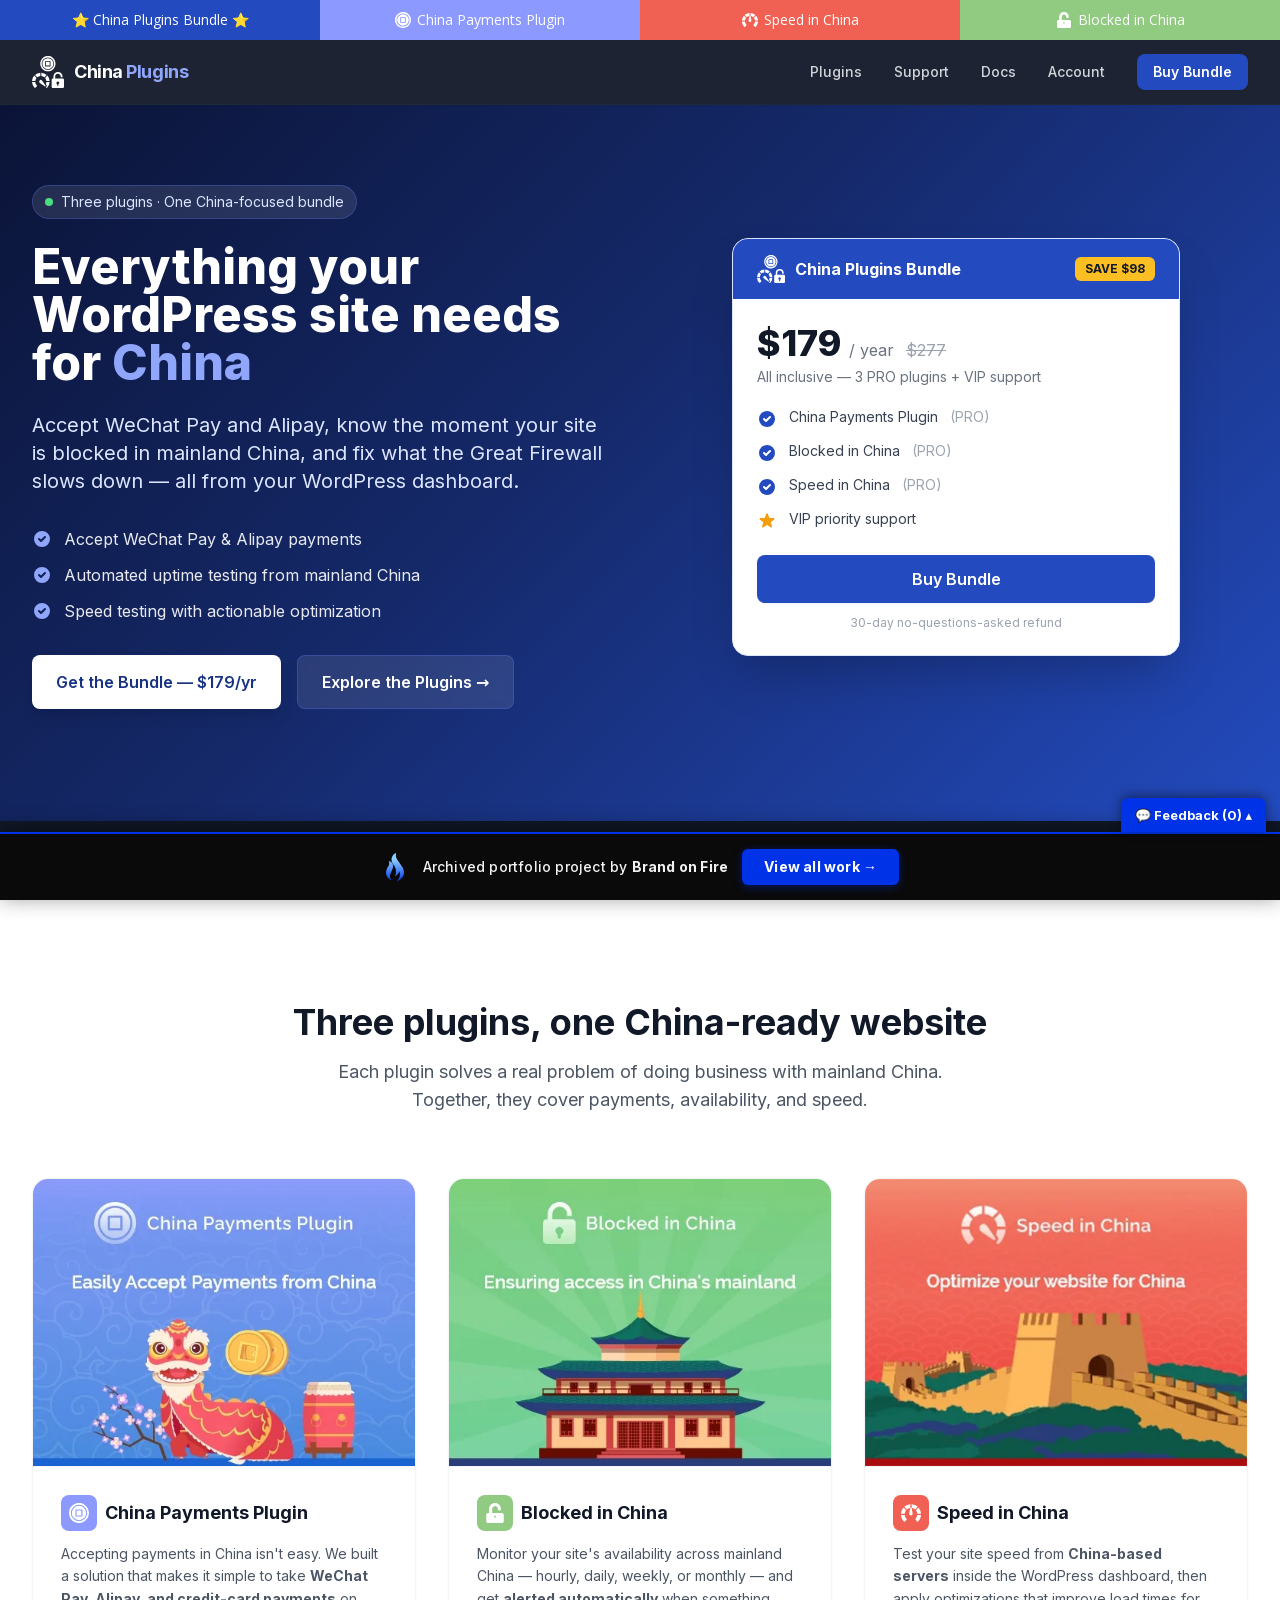
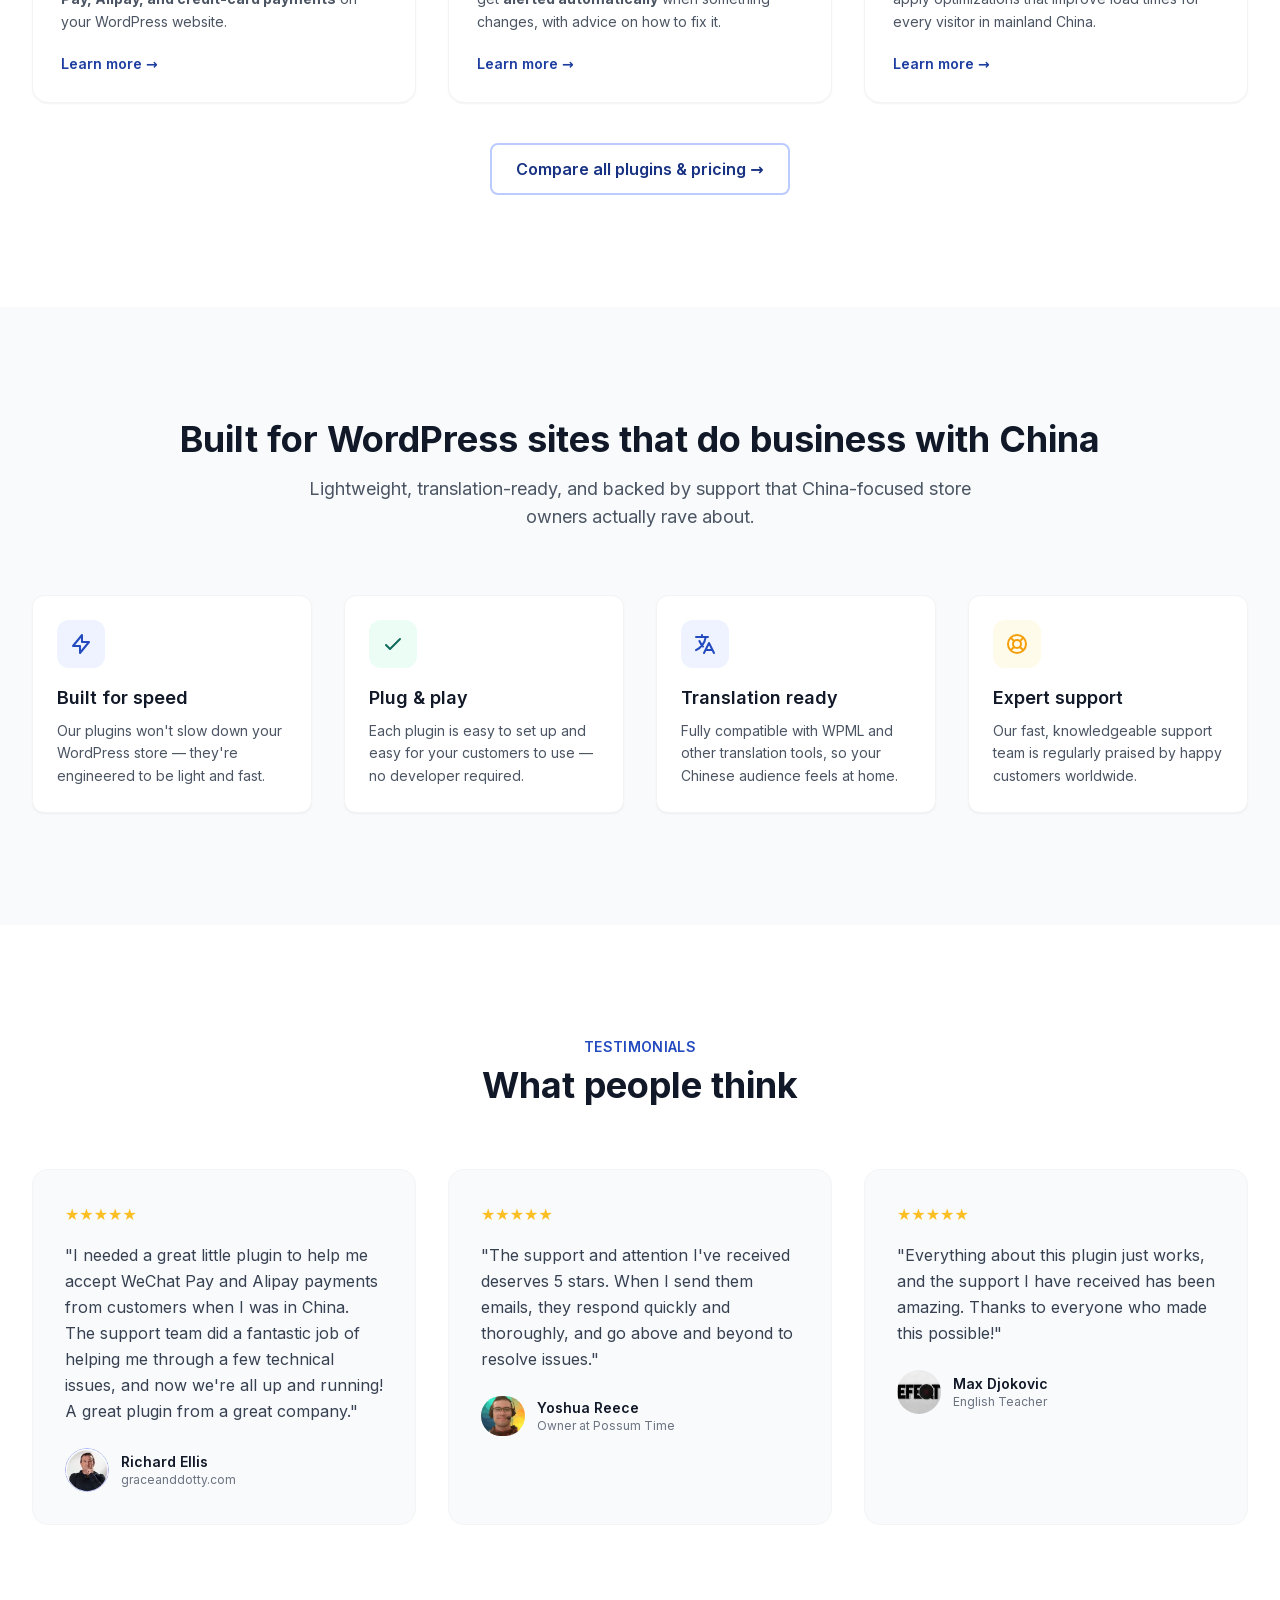
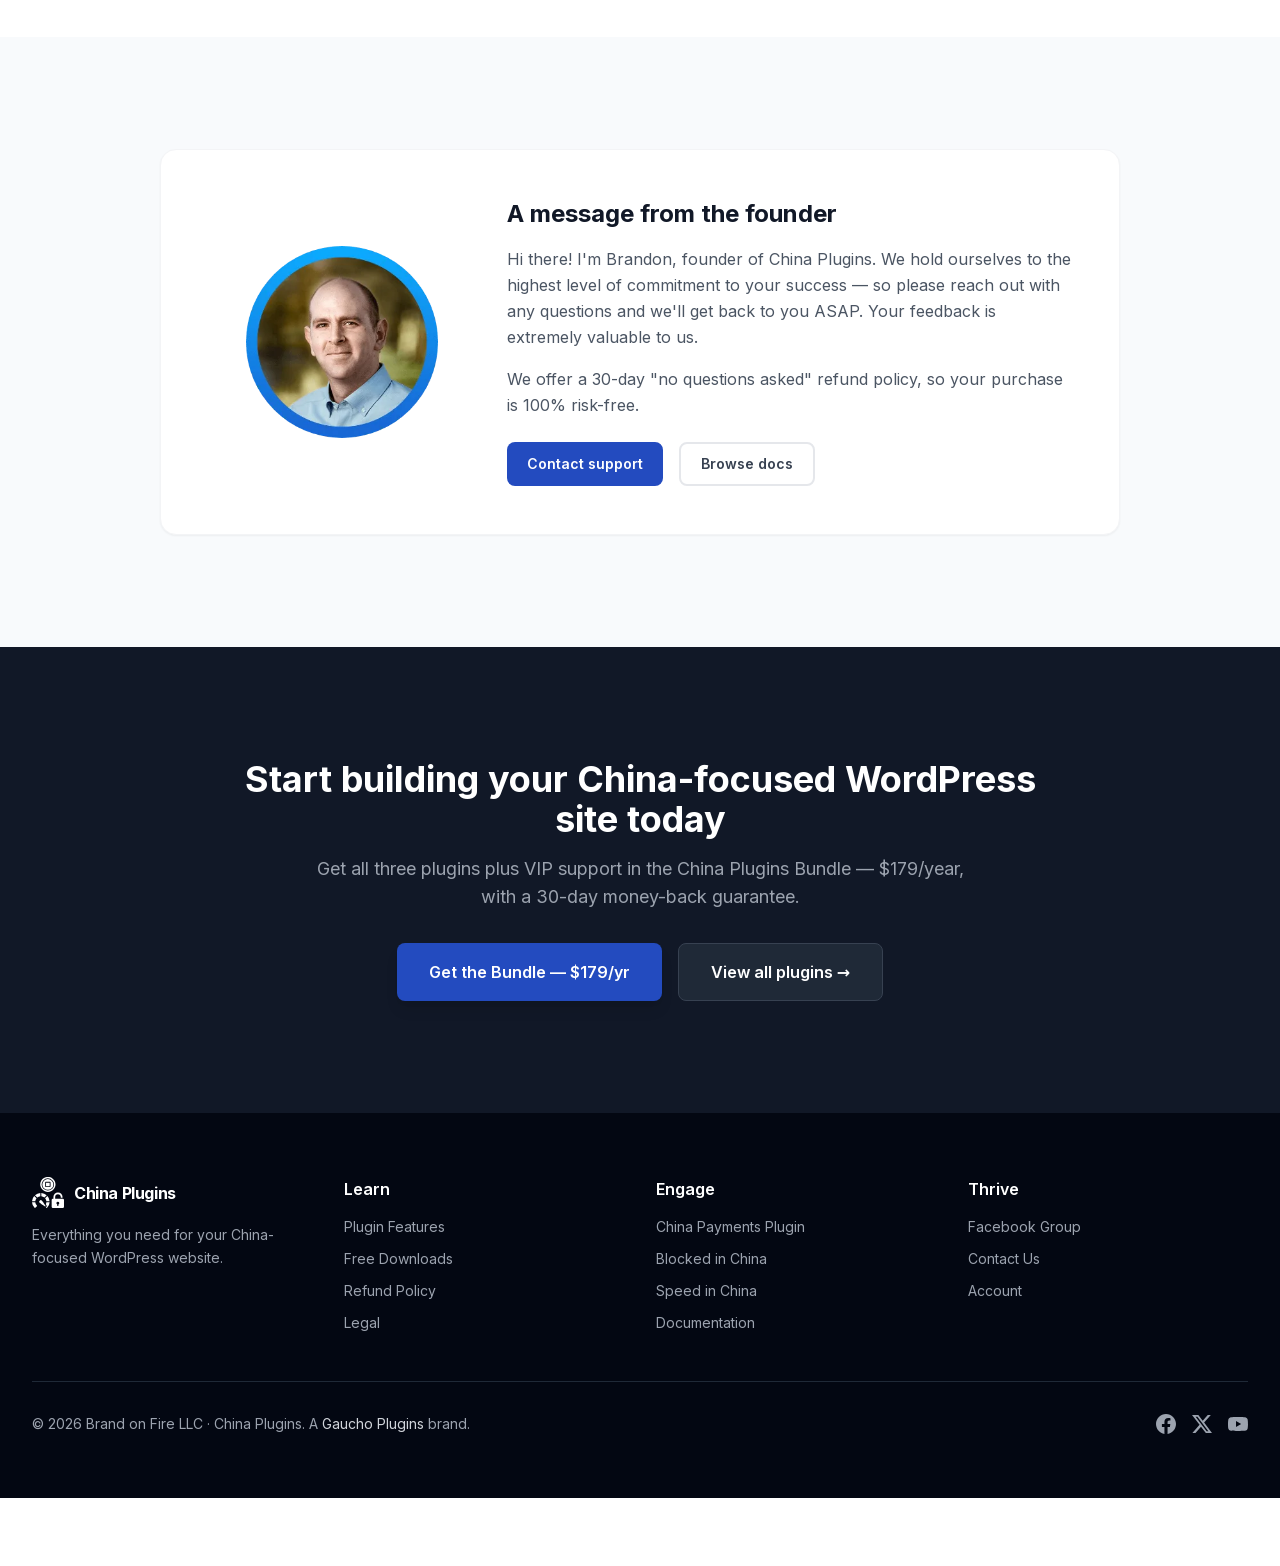
<file: index.html>
<!doctype html><html lang="en" class="scroll-smooth" data-bofp="0"><head><meta charset="utf-8"><link rel="icon" href="/assets/img/china-plugins-icon.svg" type="image/svg+xml"><link rel="apple-touch-icon" href="/assets/img/china-plugins-icon.svg"><meta name="viewport" content="width=device-width, initial-scale=1"><title>China Plugins – WeChat Pay, Alipay &amp; China Optimization for WordPress</title><meta name="description" content="Everything your WordPress site needs for China: accept WeChat Pay &amp; Alipay payments, check if your site is blocked in mainland China, and optimize speed behind the Great Firewall. Get all three plugins in one bundle."><meta name="keywords" content="WordPress plugins for China, WeChat Pay WordPress, Alipay WooCommerce, China payment gateway, website blocked in China, China speed test WordPress, China-compliant WordPress"><link rel="canonical" href="/"><meta property="og:type" content="website"><meta property="og:title" content="China Plugins – Everything Your WordPress Site Needs for China"><meta property="og:description" content="Accept WeChat Pay &amp; Alipay, monitor China availability, and optimize speed behind the Great Firewall — three WordPress plugins in one money-saving bundle."><meta property="og:url" content="/"><meta property="og:site_name" content="China Plugins"><meta property="og:image" content="_a/2f5b2069b75f.webp"><meta name="twitter:card" content="summary_large_image"><meta name="twitter:title" content="China Plugins – WeChat Pay, Alipay &amp; China Optimization for WordPress"><meta name="twitter:description" content="Three WordPress plugins for China — payments, availability monitoring, and speed optimization — in one bundle."><meta name="twitter:image" content="_a/2f5b2069b75f.webp"><link rel="stylesheet" href="style.css"><style>[data-bofp="1"]{background-color:rgb(255, 255, 255)!important;color:rgb(31, 41, 55)!important}[data-bofp="2"]{background-color:rgba(17, 24, 39, 0.95)!important;color:rgb(31, 41, 55)!important}[data-bofp="3"]{background-color:rgb(17, 24, 39)!important;color:rgb(31, 41, 55)!important}[data-bofp="4"]{background-color:rgb(255, 255, 255)!important;color:rgb(31, 41, 55)!important}[data-bofp="5"]{background-color:rgb(248, 250, 252)!important;color:rgb(31, 41, 55)!important}[data-bofp="6"]{background-color:rgb(255, 255, 255)!important;color:rgb(31, 41, 55)!important}[data-bofp="7"]{background-color:rgb(248, 250, 252)!important;color:rgb(31, 41, 55)!important}[data-bofp="8"]{background-color:rgb(255, 255, 255)!important;color:rgb(31, 41, 55)!important}[data-bofp="9"]{background-color:rgb(17, 24, 39)!important;color:rgb(31, 41, 55)!important}[data-bofp="10"]{background-color:rgb(3, 7, 18)!important;color:rgb(156, 163, 175)!important}</style><meta name="robots" content="noindex, nofollow"><style id="bof-noform">form,form *,fieldset,fieldset *,input,textarea,select,label.fusion-form-label,.wpcf7,.wpcf7 *,.fusion-form,.fusion-form *,.fusion-contact-form,.fusion-contact-form *,.elementor-form,.elementor-form *,.gform_wrapper,.gform_wrapper *,[class*="contact-form"],[class*="contact-form"] *,[id*="contact-form"],[id*="contact-form"] *{pointer-events:none!important;cursor:default!important;-webkit-user-select:none!important;user-select:none!important}</style></head><body class="font-sans text-gray-800 bg-white antialiased" data-bofp="1"><div class="gp-strip"><a href="index.html" class="gp-s-bundle active">⭐ China Plugins Bundle ⭐</a><a class="gp-s-cpp"><span class="gp-icon"><svg xmlns="http://www.w3.org/2000/svg" viewBox="0 0 55 55"><path fill="#fff" d="M16.8,52.84A27.53,27.53,0,0,1,0,27.5,27.53,27.53,0,0,1,16.8,2.17,27.43,27.43,0,0,1,46.94,8.06a27.47,27.47,0,0,1,0,38.88,27.68,27.68,0,0,1-8.75,5.9,27.58,27.58,0,0,1-21.4,0ZM5,27.5A22.5,22.5,0,1,0,27.5,5,22.52,22.52,0,0,0,5,27.5Zm2.68,0A19.82,19.82,0,1,1,27.5,47.32,19.84,19.84,0,0,1,7.68,27.5Zm10.11-7.88V35.38a1.84,1.84,0,0,0,1.83,1.84H35.38a1.85,1.85,0,0,0,1.84-1.84V19.62a1.85,1.85,0,0,0-1.84-1.84H19.62a1.85,1.85,0,0,0-1.84,1.84h0Zm3.08,14.51V20.87H34.13V34.13Z"></path></svg></span>China Payments Plugin</a><a class="gp-s-sic"><span class="gp-icon"><svg xmlns="http://www.w3.org/2000/svg" viewBox="0 0 75 66"><path fill="#fff" d="M12.547,66a1.055,1.055,0,0,1-.2-.02c-.569-.112-.649-.19-1.17-.7L11,65.116a44.951,44.951,0,0,1-7.673-10.9A34.6,34.6,0,0,1,.5,44.948,37.281,37.281,0,0,1,0,40.433H13.87a24.984,24.984,0,0,0,2.054,7.8,32.464,32.464,0,0,0,4.985,7.153,3.564,3.564,0,0,1,.453,1.259,2.631,2.631,0,0,1-.211,1.2l-7.643,7.767A1.607,1.607,0,0,1,12.547,66Zm50-.01a1.7,1.7,0,0,1-1.039-.484L53.848,57.84a2.621,2.621,0,0,1-.211-1.2,3.552,3.552,0,0,1,.453-1.259,32.411,32.411,0,0,0,4.985-7.153,25.185,25.185,0,0,0,2.054-7.8H75v.01a37.9,37.9,0,0,1-.5,4.5,34.6,34.6,0,0,1-2.831,9.27A44.952,44.952,0,0,1,64,65.116c-.11.106-.2.2-.282.277a1.442,1.442,0,0,1-1.029.586A1.027,1.027,0,0,1,62.542,65.99ZM75,35.889H61.069a23.519,23.519,0,0,0-1.48-6.754,29.844,29.844,0,0,0-3.806-6.386L65.57,12.741l.008.008a36.554,36.554,0,0,1,2.386,2.98,36.3,36.3,0,0,1,4.162,7.328A49.716,49.716,0,0,1,75,35.888Zm-61.069,0H0v-.006A49.8,49.8,0,0,1,2.874,23.056a36.315,36.315,0,0,1,4.162-7.328A35.609,35.609,0,0,1,9.43,12.741l9.788,10.008a29.714,29.714,0,0,0-3.806,6.386,23.751,23.751,0,0,0-1.48,6.753Zm8.487-16.271h0L12.6,9.64l.015-.012a79.218,79.218,0,0,1,6.541-4.654A30.831,30.831,0,0,1,23.9,2.64,38.621,38.621,0,0,1,29.85.829,53.184,53.184,0,0,1,35.378,0V4.8a4.075,4.075,0,0,0-.3.921c-.03.157-.751,3.892-1.642,8.6a18.535,18.535,0,0,0-4.528,1.214,31.123,31.123,0,0,0-6.494,4.083Zm30.241,0h0a31.148,31.148,0,0,0-6.495-4.083,18.493,18.493,0,0,0-4.4-1.2C40.8,9.557,40.007,5.809,40,5.771a4.157,4.157,0,0,0-.3-1.078V0h.016a53.828,53.828,0,0,1,5.512.828A38.585,38.585,0,0,1,51.179,2.64a30.8,30.8,0,0,1,4.743,2.333A79.869,79.869,0,0,1,62.477,9.64L52.66,19.618Z"></path><path fill="#fff" d="M24.431,24.4a2.1,2.1,0,0,0,.485-1.524,3.069,3.069,0,0,0-.5-1.326S11.9,2.959,10.866,1.926A6.775,6.775,0,0,0,9.183.6S4.41-1.286,1.672,1.639.382,8.481.382,8.481s-.011.42,1.348,2.2,19.79,13.7,19.79,13.7a3.088,3.088,0,0,0,1.349.592A2.1,2.1,0,0,0,24.431,24.4Z" transform="translate(37.287 44.82) rotate(-135)"></path></svg></span>Speed in China</a><a class="gp-s-bic"><span class="gp-icon"><svg xmlns="http://www.w3.org/2000/svg" viewBox="0 0 448 512"><path fill="#fff" d="M400 256H152V152.9c0-39.6 31.7-72.5 71.3-72.9 40-.4 72.7 32.1 72.7 72v16c0 13.3 10.7 24 24 24h32c13.3 0 24-10.7 24-24v-16C376 68 307.5 0 223.5 0 139.5 0 72 68 72 152v104H48c-26.5 0-48 21.5-48 48v160c0 26.5 21.5 48 48 48h352c26.5 0 48-21.5 48-48V304c0-26.5-21.5-48-48-48zm-176 120c-13.3 0-24-10.7-24-24s10.7-24 24-24 24 10.7 24 24-10.7 24-24 24z"></path></svg></span>Blocked in China</a></div><header class="sticky top-0 z-50 bg-gray-900/95 backdrop-blur-sm border-b border-gray-800 shadow-sm" data-bofp="2"><nav class="max-w-7xl mx-auto px-4 sm:px-6 lg:px-8"><div class="flex items-center justify-between h-16"><a href="index.html" class="flex items-center gap-2.5" aria-label="China Plugins home"><img src="_a/6067b7dea1ad.svg" alt="China Plugins" class="w-8 h-8" decoding="sync"><span class="text-lg font-bold text-white tracking-tight">China <span class="text-brand-300">Plugins</span></span></a><div class="hidden md:flex items-center gap-8"><a href="plugins/index.html" class="text-sm font-medium text-gray-300 hover:text-brand-300 transition-colors">Plugins</a><a href="support/index.html" class="text-sm font-medium text-gray-300 hover:text-brand-300 transition-colors">Support</a><a href="docs/index.html" class="text-sm font-medium text-gray-300 hover:text-brand-300 transition-colors">Docs</a><a target="_blank" rel="noopener" class="text-sm font-medium text-gray-300 hover:text-brand-300 transition-colors">Account</a><a href="#" class="buy-bundle inline-flex items-center px-4 py-2 bg-brand-500 text-white text-sm font-semibold rounded-lg hover:bg-brand-600 transition-colors shadow-sm">Buy Bundle</a></div><button id="mobile-menu-btn" class="md:hidden p-2 text-gray-300 hover:text-brand-300" aria-label="Toggle menu"><svg class="w-6 h-6" fill="none" stroke="currentColor" viewBox="0 0 24 24"><path stroke-linecap="round" stroke-linejoin="round" stroke-width="2" d="M4 6h16M4 12h16M4 18h16"></path></svg></button></div><div id="mobile-menu" class="hidden md:hidden pb-4"><div class="flex flex-col gap-3"><a href="plugins/index.html" class="text-sm font-medium text-gray-300 hover:text-brand-300 py-1">Plugins</a><a href="support/index.html" class="text-sm font-medium text-gray-300 hover:text-brand-300 py-1">Support</a><a href="docs/index.html" class="text-sm font-medium text-gray-300 hover:text-brand-300 py-1">Docs</a><a target="_blank" rel="noopener" class="text-sm font-medium text-gray-300 hover:text-brand-300 py-1">Account</a><a href="#" class="buy-bundle inline-flex items-center justify-center w-full px-4 py-2 bg-brand-500 text-white text-sm font-semibold rounded-lg mt-2">Buy Bundle</a></div></div></nav></header><main><section class="gradient-hero pt-16 pb-20 lg:pt-20 lg:pb-28"><div class="max-w-7xl mx-auto px-4 sm:px-6 lg:px-8"><div class="grid lg:grid-cols-2 gap-12 items-center"><div class="fade-in"><p class="inline-flex items-center gap-2 px-3 py-1.5 bg-white/10 rounded-full text-sm text-brand-100 mb-6 backdrop-blur-sm border border-brand-400/30"><span class="w-2 h-2 rounded-full bg-green-400 pulse-dot"></span>Three plugins · One China-focused bundle</p><h1 class="text-4xl sm:text-5xl lg:text-6xl font-extrabold text-white leading-tight mb-6">Everything your WordPress site needs for <span class="text-brand-300">China</span></h1><p class="text-lg lg:text-xl text-brand-100 mb-8 max-w-xl leading-relaxed">Accept WeChat Pay and Alipay, know the moment your site is blocked in mainland China, and fix what the Great Firewall slows down — all from your WordPress dashboard.</p><ul class="space-y-3 mb-8"><li class="flex items-center gap-3 text-white/90"><svg class="w-5 h-5 text-brand-300 flex-shrink-0" fill="currentColor" viewBox="0 0 20 20"><path fill-rule="evenodd" d="M10 18a8 8 0 100-16 8 8 0 000 16zm3.707-9.293a1 1 0 00-1.414-1.414L9 10.586 7.707 9.293a1 1 0 00-1.414 1.414l2 2a1 1 0 001.414 0l4-4z" clip-rule="evenodd"></path></svg>Accept WeChat Pay &amp; Alipay payments</li><li class="flex items-center gap-3 text-white/90"><svg class="w-5 h-5 text-brand-300 flex-shrink-0" fill="currentColor" viewBox="0 0 20 20"><path fill-rule="evenodd" d="M10 18a8 8 0 100-16 8 8 0 000 16zm3.707-9.293a1 1 0 00-1.414-1.414L9 10.586 7.707 9.293a1 1 0 00-1.414 1.414l2 2a1 1 0 001.414 0l4-4z" clip-rule="evenodd"></path></svg>Automated uptime testing from mainland China</li><li class="flex items-center gap-3 text-white/90"><svg class="w-5 h-5 text-brand-300 flex-shrink-0" fill="currentColor" viewBox="0 0 20 20"><path fill-rule="evenodd" d="M10 18a8 8 0 100-16 8 8 0 000 16zm3.707-9.293a1 1 0 00-1.414-1.414L9 10.586 7.707 9.293a1 1 0 00-1.414 1.414l2 2a1 1 0 001.414 0l4-4z" clip-rule="evenodd"></path></svg>Speed testing with actionable optimization</li></ul><div class="flex flex-col sm:flex-row gap-4"><a href="#" class="buy-bundle inline-flex items-center justify-center px-6 py-3.5 bg-white text-brand-700 font-semibold rounded-lg hover:bg-gray-100 transition-colors shadow-lg text-base">Get the Bundle — $179/yr</a><a href="plugins/index.html" class="inline-flex items-center justify-center px-6 py-3.5 bg-white/10 text-white font-semibold rounded-lg hover:bg-white/20 transition-colors border border-brand-400/30 text-base backdrop-blur-sm">Explore the Plugins →</a></div></div><div class="fade-in"><div class="bg-white rounded-2xl shadow-2xl border border-brand-100 overflow-hidden max-w-md mx-auto lg:ml-auto"><div class="bg-brand-500 px-6 py-4 flex items-center justify-between"><div class="flex items-center gap-2.5"><img src="_a/6067b7dea1ad.svg" alt="" class="w-7 h-7" decoding="sync"><span class="text-white font-bold">China Plugins Bundle</span></div><span class="px-2.5 py-1 rounded-md text-xs font-bold bg-gold-400 text-gray-900">SAVE $98</span></div><div class="p-6"><div class="flex items-baseline gap-2 mb-1"><span class="text-4xl font-extrabold text-gray-900">$179</span><span class="text-gray-500">/ year</span><span class="text-gray-400 line-through ml-1">$277</span></div><p class="text-sm text-gray-500 mb-5">All inclusive — 3 PRO plugins + VIP support</p><ul class="space-y-3 mb-6"><li class="flex items-start gap-3 text-sm text-gray-700"><svg class="w-5 h-5 text-brand-500 flex-shrink-0 mt-0.5" fill="currentColor" viewBox="0 0 20 20"><path fill-rule="evenodd" d="M10 18a8 8 0 100-16 8 8 0 000 16zm3.707-9.293a1 1 0 00-1.414-1.414L9 10.586 7.707 9.293a1 1 0 00-1.414 1.414l2 2a1 1 0 001.414 0l4-4z" clip-rule="evenodd"></path></svg>China Payments Plugin <span class="text-gray-400">(PRO)</span></li><li class="flex items-start gap-3 text-sm text-gray-700"><svg class="w-5 h-5 text-brand-500 flex-shrink-0 mt-0.5" fill="currentColor" viewBox="0 0 20 20"><path fill-rule="evenodd" d="M10 18a8 8 0 100-16 8 8 0 000 16zm3.707-9.293a1 1 0 00-1.414-1.414L9 10.586 7.707 9.293a1 1 0 00-1.414 1.414l2 2a1 1 0 001.414 0l4-4z" clip-rule="evenodd"></path></svg>Blocked in China <span class="text-gray-400">(PRO)</span></li><li class="flex items-start gap-3 text-sm text-gray-700"><svg class="w-5 h-5 text-brand-500 flex-shrink-0 mt-0.5" fill="currentColor" viewBox="0 0 20 20"><path fill-rule="evenodd" d="M10 18a8 8 0 100-16 8 8 0 000 16zm3.707-9.293a1 1 0 00-1.414-1.414L9 10.586 7.707 9.293a1 1 0 00-1.414 1.414l2 2a1 1 0 001.414 0l4-4z" clip-rule="evenodd"></path></svg>Speed in China <span class="text-gray-400">(PRO)</span></li><li class="flex items-start gap-3 text-sm text-gray-700"><svg class="w-5 h-5 text-gold-500 flex-shrink-0 mt-0.5" fill="currentColor" viewBox="0 0 20 20"><path d="M9.049 2.927c.3-.921 1.603-.921 1.902 0l1.07 3.292a1 1 0 00.95.69h3.462c.969 0 1.371 1.24.588 1.81l-2.8 2.034a1 1 0 00-.364 1.118l1.07 3.292c.3.921-.755 1.688-1.54 1.118l-2.8-2.034a1 1 0 00-1.175 0l-2.8 2.034c-.784.57-1.838-.197-1.539-1.118l1.07-3.292a1 1 0 00-.364-1.118L2.98 8.72c-.783-.57-.38-1.81.588-1.81h3.461a1 1 0 00.951-.69l1.07-3.292z"></path></svg>VIP priority support</li></ul><a href="#" class="buy-bundle block w-full text-center px-6 py-3 bg-brand-500 text-white font-semibold rounded-lg hover:bg-brand-600 transition-colors shadow-sm">Buy Bundle</a><p class="text-center text-xs text-gray-400 mt-3">30-day no-questions-asked refund</p></div></div></div></div></div></section><section class="bg-gray-900 border-b border-gray-800 py-6" data-bofp="3"><div class="max-w-7xl mx-auto px-4 sm:px-6 lg:px-8"><div class="flex flex-wrap items-center justify-center gap-6 lg:gap-16 text-sm text-gray-400"><div class="flex items-center gap-2"><span class="text-brand-300 font-semibold">10,000+</span> active installs</div><div class="flex items-center gap-2"><span class="text-brand-300 font-medium">WeChat Pay</span> &amp; <span class="text-brand-300 font-medium">Alipay</span></div><div>Tested from <span class="text-brand-300 font-medium">mainland China</span></div><div class="flex items-center gap-2"><span class="text-brand-300 font-medium">WPML</span> translation-ready</div></div></div></section><section class="py-20 lg:py-28 bg-white" id="plugins" data-bofp="4"><div class="max-w-7xl mx-auto px-4 sm:px-6 lg:px-8"><div class="text-center mb-16"><h2 class="text-3xl sm:text-4xl font-bold text-gray-900 mb-4">Three plugins, one China-ready website</h2><p class="text-lg text-gray-600 max-w-2xl mx-auto">Each plugin solves a real problem of doing business with mainland China. Together, they cover payments, availability, and speed.</p></div><div class="grid lg:grid-cols-3 gap-8"><div class="bg-white rounded-2xl border border-gray-100 card-hover shadow-sm overflow-hidden flex flex-col"><img src="_a/2f5b2069b75f.webp" alt="China Payments Plugin — WeChat Pay and Alipay checkout in WordPress" width="640" height="360" class="w-full h-44 object-cover object-top border-b border-gray-100" decoding="sync"><div class="p-7 flex flex-col flex-grow"><div class="flex items-center gap-2 mb-3"><span class="w-9 h-9 rounded-lg flex items-center justify-center" style="background:#8C99FE"><svg class="w-5 h-5" fill="#fff" viewBox="0 0 55 55"><path fill="#fff" d="M16.8,52.84A27.53,27.53,0,0,1,0,27.5,27.53,27.53,0,0,1,16.8,2.17,27.43,27.43,0,0,1,46.94,8.06a27.47,27.47,0,0,1,0,38.88,27.68,27.68,0,0,1-8.75,5.9,27.58,27.58,0,0,1-21.4,0ZM5,27.5A22.5,22.5,0,1,0,27.5,5,22.52,22.52,0,0,0,5,27.5Zm2.68,0A19.82,19.82,0,1,1,27.5,47.32,19.84,19.84,0,0,1,7.68,27.5Zm10.11-7.88V35.38a1.84,1.84,0,0,0,1.83,1.84H35.38a1.85,1.85,0,0,0,1.84-1.84V19.62a1.85,1.85,0,0,0-1.84-1.84H19.62a1.85,1.85,0,0,0-1.84,1.84h0Zm3.08,14.51V20.87H34.13V34.13Z"></path></svg></span><h3 class="text-lg font-bold text-gray-900">China Payments Plugin</h3></div><p class="text-gray-600 text-sm leading-relaxed mb-5 flex-grow">Accepting payments in China isn't easy. We built a solution that makes it simple to take <strong>WeChat Pay, Alipay, and credit-card payments</strong> on your WordPress website.</p><a target="_blank" rel="noopener" class="text-sm font-semibold text-brand-600 hover:text-brand-700">Learn more →</a></div></div><div class="bg-white rounded-2xl border border-gray-100 card-hover shadow-sm overflow-hidden flex flex-col"><img src="_a/512d75eb6cff.webp" alt="Blocked in China — checking WordPress site availability across mainland China regions" width="640" height="360" class="w-full h-44 object-cover object-top border-b border-gray-100" decoding="sync"><div class="p-7 flex flex-col flex-grow"><div class="flex items-center gap-2 mb-3"><span class="w-9 h-9 rounded-lg flex items-center justify-center" style="background:#91CA81"><svg class="w-5 h-5" fill="#fff" viewBox="0 0 448 512"><path fill="#fff" d="M400 256H152V152.9c0-39.6 31.7-72.5 71.3-72.9 40-.4 72.7 32.1 72.7 72v16c0 13.3 10.7 24 24 24h32c13.3 0 24-10.7 24-24v-16C376 68 307.5 0 223.5 0 139.5 0 72 68 72 152v104H48c-26.5 0-48 21.5-48 48v160c0 26.5 21.5 48 48 48h352c26.5 0 48-21.5 48-48V304c0-26.5-21.5-48-48-48zm-176 120c-13.3 0-24-10.7-24-24s10.7-24 24-24 24 10.7 24 24-10.7 24-24 24z"></path></svg></span><h3 class="text-lg font-bold text-gray-900">Blocked in China</h3></div><p class="text-gray-600 text-sm leading-relaxed mb-5 flex-grow">Monitor your site's availability across mainland China — hourly, daily, weekly, or monthly — and get <strong>alerted automatically</strong> when something changes, with advice on how to fix it.</p><a target="_blank" rel="noopener" class="text-sm font-semibold text-brand-600 hover:text-brand-700">Learn more →</a></div></div><div class="bg-white rounded-2xl border border-gray-100 card-hover shadow-sm overflow-hidden flex flex-col"><img src="_a/c743f02523ca.webp" alt="Speed in China — WordPress speed test results from mainland China servers" width="640" height="360" class="w-full h-44 object-cover object-top border-b border-gray-100" decoding="sync"><div class="p-7 flex flex-col flex-grow"><div class="flex items-center gap-2 mb-3"><span class="w-9 h-9 rounded-lg flex items-center justify-center" style="background:#F16153"><svg class="w-5 h-5" fill="#fff" viewBox="0 0 75 66"><path fill="#fff" d="M12.547,66a1.055,1.055,0,0,1-.2-.02c-.569-.112-.649-.19-1.17-.7L11,65.116a44.951,44.951,0,0,1-7.673-10.9A34.6,34.6,0,0,1,.5,44.948,37.281,37.281,0,0,1,0,40.433H13.87a24.984,24.984,0,0,0,2.054,7.8,32.464,32.464,0,0,0,4.985,7.153,3.564,3.564,0,0,1,.453,1.259,2.631,2.631,0,0,1-.211,1.2l-7.643,7.767A1.607,1.607,0,0,1,12.547,66Zm50-.01a1.7,1.7,0,0,1-1.039-.484L53.848,57.84a2.621,2.621,0,0,1-.211-1.2,3.552,3.552,0,0,1,.453-1.259,32.411,32.411,0,0,0,4.985-7.153,25.185,25.185,0,0,0,2.054-7.8H75v.01a37.9,37.9,0,0,1-.5,4.5,34.6,34.6,0,0,1-2.831,9.27A44.952,44.952,0,0,1,64,65.116c-.11.106-.2.2-.282.277a1.442,1.442,0,0,1-1.029.586A1.027,1.027,0,0,1,62.542,65.99ZM75,35.889H61.069a23.519,23.519,0,0,0-1.48-6.754,29.844,29.844,0,0,0-3.806-6.386L65.57,12.741l.008.008a36.554,36.554,0,0,1,2.386,2.98,36.3,36.3,0,0,1,4.162,7.328A49.716,49.716,0,0,1,75,35.888Zm-61.069,0H0v-.006A49.8,49.8,0,0,1,2.874,23.056a36.315,36.315,0,0,1,4.162-7.328A35.609,35.609,0,0,1,9.43,12.741l9.788,10.008a29.714,29.714,0,0,0-3.806,6.386,23.751,23.751,0,0,0-1.48,6.753Zm8.487-16.271h0L12.6,9.64l.015-.012a79.218,79.218,0,0,1,6.541-4.654A30.831,30.831,0,0,1,23.9,2.64,38.621,38.621,0,0,1,29.85.829,53.184,53.184,0,0,1,35.378,0V4.8a4.075,4.075,0,0,0-.3.921c-.03.157-.751,3.892-1.642,8.6a18.535,18.535,0,0,0-4.528,1.214,31.123,31.123,0,0,0-6.494,4.083Zm30.241,0h0a31.148,31.148,0,0,0-6.495-4.083,18.493,18.493,0,0,0-4.4-1.2C40.8,9.557,40.007,5.809,40,5.771a4.157,4.157,0,0,0-.3-1.078V0h.016a53.828,53.828,0,0,1,5.512.828A38.585,38.585,0,0,1,51.179,2.64a30.8,30.8,0,0,1,4.743,2.333A79.869,79.869,0,0,1,62.477,9.64L52.66,19.618Z"></path><path fill="#fff" d="M24.431,24.4a2.1,2.1,0,0,0,.485-1.524,3.069,3.069,0,0,0-.5-1.326S11.9,2.959,10.866,1.926A6.775,6.775,0,0,0,9.183.6S4.41-1.286,1.672,1.639.382,8.481.382,8.481s-.011.42,1.348,2.2,19.79,13.7,19.79,13.7a3.088,3.088,0,0,0,1.349.592A2.1,2.1,0,0,0,24.431,24.4Z" transform="translate(37.287 44.82) rotate(-135)"></path></svg></span><h3 class="text-lg font-bold text-gray-900">Speed in China</h3></div><p class="text-gray-600 text-sm leading-relaxed mb-5 flex-grow">Test your site speed from <strong>China-based servers</strong> inside the WordPress dashboard, then apply optimizations that improve load times for every visitor in mainland China.</p><a target="_blank" rel="noopener" class="text-sm font-semibold text-brand-600 hover:text-brand-700">Learn more →</a></div></div></div><div class="text-center mt-10"><a href="plugins/index.html" class="inline-flex items-center px-6 py-3 border-2 border-brand-200 text-brand-700 font-semibold rounded-lg hover:bg-brand-50 transition-colors">Compare all plugins &amp; pricing →</a></div></div></section><section class="py-20 lg:py-28 bg-surface-50" data-bofp="5"><div class="max-w-7xl mx-auto px-4 sm:px-6 lg:px-8"><div class="text-center mb-16"><h2 class="text-3xl sm:text-4xl font-bold text-gray-900 mb-4">Built for WordPress sites that do business with China</h2><p class="text-lg text-gray-600 max-w-2xl mx-auto">Lightweight, translation-ready, and backed by support that China-focused store owners actually rave about.</p></div><div class="grid sm:grid-cols-2 lg:grid-cols-4 gap-6 lg:gap-8"><div class="bg-white rounded-xl p-6 border border-gray-100 card-hover shadow-sm"><div class="w-12 h-12 bg-brand-50 rounded-xl flex items-center justify-center mb-4"><svg class="w-6 h-6 text-brand-500" fill="none" stroke="currentColor" viewBox="0 0 24 24"><path stroke-linecap="round" stroke-linejoin="round" stroke-width="2" d="M13 10V3L4 14h7v7l9-11h-7z"></path></svg></div><h3 class="text-lg font-semibold text-gray-900 mb-2">Built for speed</h3><p class="text-gray-600 text-sm leading-relaxed">Our plugins won't slow down your WordPress store — they're engineered to be light and fast.</p></div><div class="bg-white rounded-xl p-6 border border-gray-100 card-hover shadow-sm"><div class="w-12 h-12 bg-teal-50 rounded-xl flex items-center justify-center mb-4"><svg class="w-6 h-6 text-teal-500" fill="none" stroke="currentColor" viewBox="0 0 24 24"><path stroke-linecap="round" stroke-linejoin="round" stroke-width="2" d="M5 13l4 4L19 7"></path></svg></div><h3 class="text-lg font-semibold text-gray-900 mb-2">Plug &amp; play</h3><p class="text-gray-600 text-sm leading-relaxed">Each plugin is easy to set up and easy for your customers to use — no developer required.</p></div><div class="bg-white rounded-xl p-6 border border-gray-100 card-hover shadow-sm"><div class="w-12 h-12 bg-brand-50 rounded-xl flex items-center justify-center mb-4"><svg class="w-6 h-6 text-brand-500" fill="none" stroke="currentColor" viewBox="0 0 24 24"><path stroke-linecap="round" stroke-linejoin="round" stroke-width="2" d="M3 5h12M9 3v2m1.048 9.5A18.022 18.022 0 016.412 9m6.088 9h7M11 21l5-10 5 10M12.751 5C11.783 10.77 8.07 15.61 3 18.129"></path></svg></div><h3 class="text-lg font-semibold text-gray-900 mb-2">Translation ready</h3><p class="text-gray-600 text-sm leading-relaxed">Fully compatible with WPML and other translation tools, so your Chinese audience feels at home.</p></div><div class="bg-white rounded-xl p-6 border border-gray-100 card-hover shadow-sm"><div class="w-12 h-12 bg-gold-50 rounded-xl flex items-center justify-center mb-4"><svg class="w-6 h-6 text-gold-500" fill="none" stroke="currentColor" viewBox="0 0 24 24"><path stroke-linecap="round" stroke-linejoin="round" stroke-width="2" d="M18.364 5.636l-3.536 3.536m0 5.656l3.536 3.536M9.172 9.172L5.636 5.636m3.536 9.192l-3.536 3.536M21 12a9 9 0 11-18 0 9 9 0 0118 0zm-5 0a4 4 0 11-8 0 4 4 0 018 0z"></path></svg></div><h3 class="text-lg font-semibold text-gray-900 mb-2">Expert support</h3><p class="text-gray-600 text-sm leading-relaxed">Our fast, knowledgeable support team is regularly praised by happy customers worldwide.</p></div></div></div></section><section class="py-20 lg:py-28 bg-white" data-bofp="6"><div class="max-w-7xl mx-auto px-4 sm:px-6 lg:px-8"><div class="text-center mb-16"><p class="text-sm font-semibold text-brand-500 uppercase tracking-wide mb-2">Testimonials</p><h2 class="text-3xl sm:text-4xl font-bold text-gray-900">What people think</h2></div><div class="grid md:grid-cols-3 gap-8"><figure class="bg-surface-50 rounded-2xl p-8 border border-gray-100"><div class="flex gap-1 mb-4 text-gold-400">★★★★★</div><blockquote class="text-gray-700 leading-relaxed mb-6">"I needed a great little plugin to help me accept WeChat Pay and Alipay payments from customers when I was in China. The support team did a fantastic job of helping me through a few technical issues, and now we're all up and running! A great plugin from a great company."</blockquote><figcaption class="flex items-center gap-3"><img src="_a/8b23d26510ea.webp" alt="Richard Ellis" width="44" height="44" class="w-11 h-11 rounded-full object-cover" decoding="sync"><span><span class="block font-semibold text-gray-900 text-sm">Richard Ellis</span><span class="block text-gray-500 text-xs">graceanddotty.com</span></span></figcaption></figure><figure class="bg-surface-50 rounded-2xl p-8 border border-gray-100"><div class="flex gap-1 mb-4 text-gold-400">★★★★★</div><blockquote class="text-gray-700 leading-relaxed mb-6">"The support and attention I've received deserves 5 stars. When I send them emails, they respond quickly and thoroughly, and go above and beyond to resolve issues."</blockquote><figcaption class="flex items-center gap-3"><img src="_a/dd78b218b23b.webp" alt="Yoshua Reece" width="44" height="44" class="w-11 h-11 rounded-full object-cover" decoding="sync"><span><span class="block font-semibold text-gray-900 text-sm">Yoshua Reece</span><span class="block text-gray-500 text-xs">Owner at Possum Time</span></span></figcaption></figure><figure class="bg-surface-50 rounded-2xl p-8 border border-gray-100"><div class="flex gap-1 mb-4 text-gold-400">★★★★★</div><blockquote class="text-gray-700 leading-relaxed mb-6">"Everything about this plugin just works, and the support I have received has been amazing. Thanks to everyone who made this possible!"</blockquote><figcaption class="flex items-center gap-3"><img src="_a/1dc4b0bb4832.webp" alt="Max Djokovic" width="44" height="44" class="w-11 h-11 rounded-full object-cover" decoding="sync"><span><span class="block font-semibold text-gray-900 text-sm">Max Djokovic</span><span class="block text-gray-500 text-xs">English Teacher</span></span></figcaption></figure></div></div></section><section class="py-20 lg:py-28 bg-surface-50" data-bofp="7"><div class="max-w-5xl mx-auto px-4 sm:px-6 lg:px-8"><div class="bg-white rounded-2xl p-8 lg:p-12 border border-gray-100 shadow-sm grid md:grid-cols-3 gap-8 items-center" data-bofp="8"><div class="md:col-span-1 flex justify-center"><img src="_a/25513d915ea3.webp" alt="Brandon, founder of China Plugins" width="240" height="240" class="w-48 h-48 object-contain" decoding="sync"></div><div class="md:col-span-2"><h3 class="text-2xl font-bold text-gray-900 mb-4">A message from the founder</h3><p class="text-gray-600 leading-relaxed mb-4">Hi there! I'm Brandon, founder of China Plugins. We hold ourselves to the highest level of commitment to your success — so please reach out with any questions and we'll get back to you ASAP. Your feedback is extremely valuable to us.</p><p class="text-gray-600 leading-relaxed mb-6">We offer a 30-day "no questions asked" refund policy, so your purchase is 100% risk-free.</p><div class="flex flex-wrap gap-4"><a href="support/index.html" class="inline-flex items-center px-5 py-2.5 bg-brand-500 text-white text-sm font-semibold rounded-lg hover:bg-brand-600 transition-colors">Contact support</a><a href="docs/index.html" class="inline-flex items-center px-5 py-2.5 border-2 border-gray-200 text-gray-700 text-sm font-semibold rounded-lg hover:border-brand-300 hover:text-brand-600 transition-colors">Browse docs</a></div></div></div></div></section><section class="py-20 lg:py-28 bg-gray-900" data-bofp="9"><div class="max-w-4xl mx-auto px-4 sm:px-6 lg:px-8 text-center"><h2 class="text-3xl sm:text-4xl font-bold text-white mb-4">Start building your China-focused WordPress site today</h2><p class="text-lg text-gray-400 mb-8 max-w-2xl mx-auto">Get all three plugins plus VIP support in the China Plugins Bundle — $179/year, with a 30-day money-back guarantee.</p><div class="flex flex-col sm:flex-row gap-4 justify-center"><a href="#" class="buy-bundle inline-flex items-center justify-center px-8 py-4 bg-brand-500 text-white font-semibold rounded-lg hover:bg-brand-600 transition-colors shadow-lg text-base">Get the Bundle — $179/yr</a><a href="plugins/index.html" class="inline-flex items-center justify-center px-8 py-4 bg-gray-800 text-white font-semibold rounded-lg hover:bg-gray-700 transition-colors border border-gray-700 text-base">View all plugins →</a></div></div></section></main><footer class="bg-gray-950 text-gray-400 py-16" data-bofp="10"><div class="max-w-7xl mx-auto px-4 sm:px-6 lg:px-8"><div class="grid sm:grid-cols-2 lg:grid-cols-4 gap-8 mb-12"><div class="sm:col-span-2 lg:col-span-1"><div class="flex items-center gap-2.5 mb-4"><img src="_a/6067b7dea1ad.svg" alt="China Plugins" class="w-8 h-8" decoding="sync"><span class="text-base font-bold text-white tracking-tight">China Plugins</span></div><p class="text-sm leading-relaxed">Everything you need for your China-focused WordPress website.</p></div><div><h4 class="text-white font-semibold mb-4">Learn</h4><ul class="space-y-3 text-sm"><li><a href="plugins/index.html" class="hover:text-brand-300 transition-colors">Plugin Features</a></li><li><a href="free-downloads/index.html" class="hover:text-brand-300 transition-colors">Free Downloads</a></li><li><a target="_blank" rel="noopener" class="hover:text-brand-300 transition-colors">Refund Policy</a></li><li><a href="legal/index.html" class="hover:text-brand-300 transition-colors">Legal</a></li></ul></div><div><h4 class="text-white font-semibold mb-4">Engage</h4><ul class="space-y-3 text-sm"><li><a target="_blank" rel="noopener" class="hover:text-brand-300 transition-colors">China Payments Plugin</a></li><li><a target="_blank" rel="noopener" class="hover:text-brand-300 transition-colors">Blocked in China</a></li><li><a target="_blank" rel="noopener" class="hover:text-brand-300 transition-colors">Speed in China</a></li><li><a href="docs/index.html" class="hover:text-brand-300 transition-colors">Documentation</a></li></ul></div><div><h4 class="text-white font-semibold mb-4">Thrive</h4><ul class="space-y-3 text-sm"><li><a target="_blank" rel="noopener" class="hover:text-brand-300 transition-colors">Facebook Group</a></li><li><a href="support/index.html" class="hover:text-brand-300 transition-colors">Contact Us</a></li><li><a target="_blank" rel="noopener" class="hover:text-brand-300 transition-colors">Account</a></li></ul></div></div><div class="border-t border-gray-800 pt-8 flex flex-col sm:flex-row items-center justify-between gap-4 text-sm"><p>© 2026 Brand on Fire LLC · China Plugins. A <a target="_blank" rel="noopener" class="text-gray-300 hover:text-brand-300">Gaucho Plugins</a> brand.</p><div class="flex items-center gap-4"><a target="_blank" rel="noopener" aria-label="Facebook" class="hover:text-brand-300 transition-colors"><svg class="w-5 h-5" fill="currentColor" viewBox="0 0 24 24"><path d="M24 12.07C24 5.4 18.63 0 12 0S0 5.4 0 12.07c0 6.03 4.39 11.03 10.13 11.93v-8.44H7.08v-3.49h3.05V9.41c0-3.02 1.79-4.69 4.53-4.69 1.31 0 2.68.24 2.68.24v2.97h-1.51c-1.49 0-1.96.93-1.96 1.89v2.25h3.33l-.53 3.49h-2.8v8.44C19.61 23.1 24 18.1 24 12.07z"></path></svg></a><a target="_blank" rel="noopener" aria-label="X" class="hover:text-brand-300 transition-colors"><svg class="w-5 h-5" fill="currentColor" viewBox="0 0 24 24"><path d="M18.9 1.15h3.68l-8.04 9.19L24 22.85h-7.41l-5.8-7.58-6.64 7.58H.46l8.6-9.83L0 1.15h7.6l5.24 6.93 6.06-6.93zm-1.29 19.5h2.04L6.49 3.24H4.3L17.61 20.65z"></path></svg></a><a target="_blank" rel="noopener" aria-label="YouTube" class="hover:text-brand-300 transition-colors"><svg class="w-5 h-5" fill="currentColor" viewBox="0 0 24 24"><path d="M23.5 6.2a3.02 3.02 0 00-2.12-2.14C19.5 3.55 12 3.55 12 3.55s-7.5 0-9.38.51A3.02 3.02 0 00.5 6.2C0 8.07 0 12 0 12s0 3.93.5 5.8a3.02 3.02 0 002.12 2.14c1.88.51 9.38.51 9.38.51s7.5 0 9.38-.51a3.02 3.02 0 002.12-2.14C24 15.93 24 12 24 12s0-3.93-.5-5.8zM9.6 15.6V8.4l6.2 3.6-6.2 3.6z"></path></svg></a></div></div></div></footer><div class="fomo-popup" role="status" aria-live="polite"></div><!-- bof-portfolio-bar --><a href="https://brandonfire.com/portfolio/" id="bof-portfolio-bar" rel="noopener" style="position:fixed;left:0;right:0;bottom:0;z-index:2147483647;display:flex;align-items:center;justify-content:center;gap:14px;flex-wrap:wrap;background:#0a0a0a;color:#ffffff !important;font-family:Inter,-apple-system,BlinkMacSystemFont,'Segoe UI',Roboto,Helvetica,Arial,sans-serif;font-size:14px;font-weight:500;line-height:1;letter-spacing:.2px;padding:15px 18px;text-decoration:none !important;box-shadow:0 -3px 22px rgba(0,0,0,.45);border-top:2px solid #0033e7;box-sizing:border-box;"><img src="[data-uri]" alt="" width="28" height="28" style="display:block;flex:0 0 auto;width:28px;height:28px;"><span style="opacity:.95;color:#fff;">Archived portfolio project by <strong style="font-weight:700;color:#fff;">Brand&nbsp;on&nbsp;Fire</strong></span><span style="background:#0033e7;color:#fff;padding:11px 22px;border-radius:6px;font-weight:700;font-size:14px;white-space:nowrap;box-shadow:0 2px 10px rgba(0,51,231,.4);">View&nbsp;all&nbsp;work&nbsp;&rarr;</span></a><script>(function(){function p(){var b=document.getElementById("bof-portfolio-bar");if(b&&document.body)document.body.style.setProperty("padding-bottom",b.offsetHeight+"px","important");}if(document.readyState!=="loading")p();else document.addEventListener("DOMContentLoaded",p);window.addEventListener("resize",p);})();</script><script>/* Brand on Fire portfolio feedback collector. One shared origin (brand-on-fire.github.io) => one shared
   localStorage; every comment is stamped with the site + page it was written on. Shadow DOM so the host
   site's CSS / pointer-events:none can't touch it. "Export all" copies everything for Claude. */
(function () {
  var K = 'bof_feedback', D = document;
  if (D.getElementById('bof-fb-host')) return;
  function L() { try { return JSON.parse(localStorage.getItem(K)) || []; } catch (e) { return []; } }
  function SV(a) { try { localStorage.setItem(K, JSON.stringify(a)); } catch (e) {} }
  function slug() { var p = location.pathname.split('/').filter(Boolean); return p[0] || '(home)'; }
  function pagePath() { var p = location.pathname.split('/').filter(Boolean); return '/' + p.slice(1).join('/') + (p.length > 1 ? '/' : ''); }
  function draftKey() { return 'bof_fb_draft'; }     // one global draft so an in-progress comment survives navigation
  function barH() { var b = D.getElementById('bof-portfolio-bar'); return b ? b.offsetHeight : 0; }
  function sync() { try { fetch('http://localhost:8799/sync', { method: 'POST', headers: { 'Content-Type': 'text/plain' }, body: JSON.stringify(L()), keepalive: true }).catch(function () {}); } catch (e) {} }
  function counts() { var a = L(), s = slug(), here = a.filter(function (c) { return c.site === s; }).length; return { here: here, total: a.length }; }
  var open = localStorage.getItem('bof_fb_open') === '1';

  var host = D.createElement('div'); host.id = 'bof-fb-host';
  host.style.cssText = 'all:initial;position:fixed;left:0;right:0;bottom:0;z-index:2147483647;pointer-events:none';
  var R = host.attachShadow({ mode: 'open' });
  R.innerHTML =
    '<style>' +
    ':host{all:initial}div,textarea,button,span,b{box-sizing:border-box;font-family:Inter,system-ui,-apple-system,"Segoe UI",Arial,sans-serif;margin:0}' +
    '.tog{position:fixed;right:14px;background:#0033e7;color:#fff;font-weight:700;font-size:13px;padding:9px 14px;border-radius:8px 8px 0 0;cursor:pointer;box-shadow:0 -2px 12px rgba(0,0,0,.45);pointer-events:auto;user-select:none}' +
    '.pan{position:fixed;left:0;right:0;background:#0a0a0a;border-top:2px solid #0033e7;height:158px;padding:8px 12px 10px;display:none;pointer-events:auto}' +
    '.pan.open{display:block}' +
    '.hd{display:flex;align-items:center;gap:8px;color:#fff;font-size:12.5px;margin-bottom:6px}' +
    '.hd b{color:#8bccff;font-weight:700}.hd .pg{color:#9aa3b2}' +
    'textarea{display:block;width:100%;height:74px;background:#16181d;color:#fff;border:1px solid #2a2d35;border-radius:6px;padding:8px;font-size:13px;line-height:1.4;resize:none;pointer-events:auto;-webkit-user-select:text;user-select:text;outline:none}' +
    'textarea:focus{border-color:#0033e7}' +
    '.row{display:flex;gap:8px;align-items:center;margin-top:7px}' +
    'button{border:0;border-radius:6px;padding:8px 14px;font-weight:700;font-size:13px;cursor:pointer;pointer-events:auto}' +
    '.save{background:#0033e7;color:#fff}.exp{background:#16181d;color:#8bccff;border:1px solid #2a2d35}.undo{background:transparent;color:#888;font-weight:600;font-size:12px;padding:6px}' +
    '.st{color:#9aa3b2;font-size:12px;margin-left:auto}' +
    '</style>' +
    '<div class="tog" id="tog"></div>' +
    '<div class="pan" id="pan">' +
    '<div class="hd">Commenting on <b id="site"></b><span class="pg" id="pg"></span></div>' +
    '<textarea id="ta" placeholder="Type feedback for THIS page, then Save…"></textarea>' +
    '<div class="row"><button class="save" id="save">Save</button><button class="undo" id="undo">Undo last</button><button class="exp" id="exp">Export all</button><span class="st" id="st"></span></div>' +
    '</div>';
  D.body.appendChild(host);

  var tog = R.getElementById('tog'), pan = R.getElementById('pan'), ta = R.getElementById('ta');
  R.getElementById('site').textContent = slug();
  R.getElementById('pg').textContent = pagePath();
  ta.value = localStorage.getItem(draftKey()) || '';
  ta.addEventListener('input', function () { localStorage.setItem(draftKey(), ta.value); });
  function refresh() {
    var h = barH(), c = counts();
    pan.style.bottom = h + 'px'; pan.classList.toggle('open', open);
    tog.style.bottom = (open ? 158 + h : h) + 'px';
    tog.textContent = '💬 Feedback (' + c.total + ') ' + (open ? '▾' : '▴');
    R.getElementById('st').textContent = c.here + ' on this site · ' + c.total + ' total';
  }
  tog.addEventListener('click', function () { open = !open; localStorage.setItem('bof_fb_open', open ? '1' : '0'); refresh(); if (open) setTimeout(function () { ta.focus(); }, 0); });
  R.getElementById('save').addEventListener('click', function () {
    var t = ta.value.trim(); if (!t) return;
    var a = L(); a.push({ site: slug(), page: location.pathname, text: t, ts: new Date().toISOString() }); SV(a);
    ta.value = ''; localStorage.removeItem(draftKey()); refresh(); sync();
    var b = R.getElementById('save'); b.textContent = 'Saved ✓ ' + slug(); setTimeout(function () { b.textContent = 'Save'; }, 1100);
  });
  R.getElementById('undo').addEventListener('click', function () {
    var a = L(); if (!a.length) return; var last = a.pop(); SV(a); refresh(); sync();
    var b = R.getElementById('undo'); b.textContent = 'removed'; setTimeout(function () { b.textContent = 'Undo last'; }, 900);
  });
  R.getElementById('exp').addEventListener('click', function () {
    var a = L(); if (!a.length) { alert('No comments saved yet.'); return; }
    var txt = 'PORTFOLIO FEEDBACK (' + a.length + ' comments)\n\n' + a.map(function (c) { return '[' + c.site + c.page + ']\n' + c.text; }).join('\n\n');
    if (navigator.clipboard && navigator.clipboard.writeText) navigator.clipboard.writeText(txt).then(function () { alert('Copied ' + a.length + ' comments — paste to Claude.'); }, function () { window.prompt('Copy all (Cmd+C):', txt); });
    else window.prompt('Copy all (Cmd+C):', txt);
  });
  window.addEventListener('resize', refresh);
  if (D.readyState !== 'loading') { refresh(); sync(); } else D.addEventListener('DOMContentLoaded', function () { refresh(); sync(); });
})();
</script><!-- /bof-portfolio-bar --></body></html>
</file>
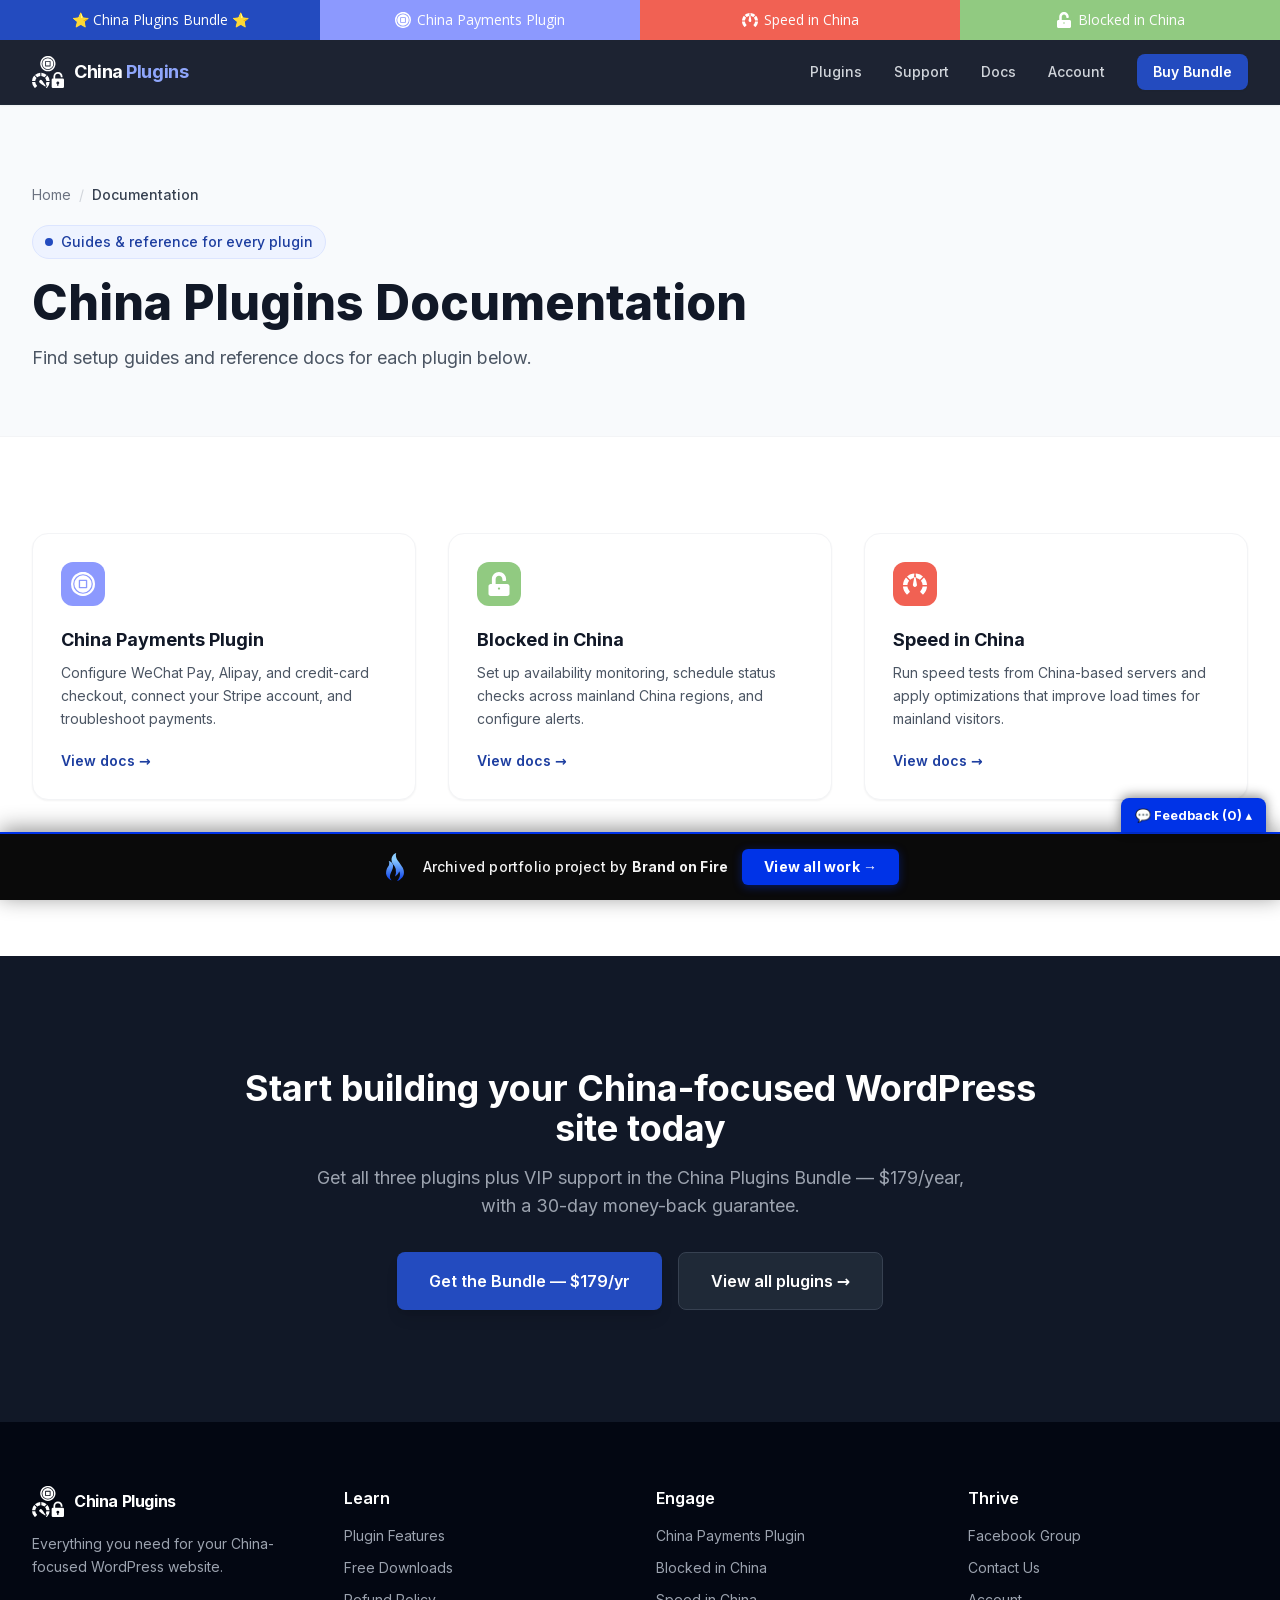
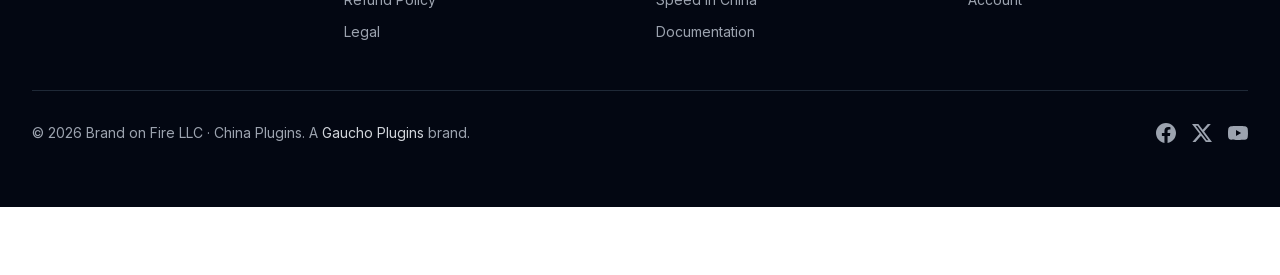
<file: docs/index.html>
<!doctype html><html lang="en" class="scroll-smooth" data-bofp="0"><head><meta charset="utf-8"><link rel="icon" href="/assets/img/china-plugins-icon.svg" type="image/svg+xml"><link rel="apple-touch-icon" href="/assets/img/china-plugins-icon.svg"><meta name="viewport" content="width=device-width, initial-scale=1"><title>Documentation — China Plugins</title><meta name="description" content="Documentation for China Payments Plugin, Blocked in China, and Speed in China."><meta name="keywords" content="China Plugins documentation, China Payments Plugin docs, Blocked in China docs, Speed in China docs, WordPress China plugin setup"><link rel="canonical" href="/docs/"><meta property="og:type" content="website"><meta property="og:title" content="Documentation — China Plugins"><meta property="og:description" content="Setup guides and reference docs for China Payments Plugin, Blocked in China, and Speed in China."><meta property="og:url" content="/docs/"><meta property="og:site_name" content="China Plugins"><meta property="og:image" content="../_a/2f5b2069b75f.webp"><meta name="twitter:card" content="summary_large_image"><meta name="twitter:title" content="Documentation — China Plugins"><meta name="twitter:description" content="Setup guides and reference docs for each China-focused WordPress plugin."><meta name="twitter:image" content="../_a/2f5b2069b75f.webp"><link rel="stylesheet" href="../style.css"><style>[data-bofp="1"]{background-color:rgb(255, 255, 255)!important;color:rgb(31, 41, 55)!important}[data-bofp="2"]{background-color:rgba(17, 24, 39, 0.95)!important;color:rgb(31, 41, 55)!important}[data-bofp="3"]{background-color:rgb(248, 250, 252)!important;color:rgb(31, 41, 55)!important}[data-bofp="4"]{background-color:rgb(255, 255, 255)!important;color:rgb(31, 41, 55)!important}[data-bofp="5"]{background-color:rgb(17, 24, 39)!important;color:rgb(31, 41, 55)!important}[data-bofp="6"]{background-color:rgb(3, 7, 18)!important;color:rgb(156, 163, 175)!important}</style><meta name="robots" content="noindex, nofollow"><style id="bof-noform">form,form *,fieldset,fieldset *,input,textarea,select,label.fusion-form-label,.wpcf7,.wpcf7 *,.fusion-form,.fusion-form *,.fusion-contact-form,.fusion-contact-form *,.elementor-form,.elementor-form *,.gform_wrapper,.gform_wrapper *,[class*="contact-form"],[class*="contact-form"] *,[id*="contact-form"],[id*="contact-form"] *{pointer-events:none!important;cursor:default!important;-webkit-user-select:none!important;user-select:none!important}</style></head><body class="font-sans text-gray-800 bg-white antialiased" data-bofp="1"><div class="gp-strip"><a href="../index.html" class="gp-s-bundle active">⭐ China Plugins Bundle ⭐</a><a class="gp-s-cpp"><span class="gp-icon"><svg xmlns="http://www.w3.org/2000/svg" viewBox="0 0 55 55"><path fill="#fff" d="M16.8,52.84A27.53,27.53,0,0,1,0,27.5,27.53,27.53,0,0,1,16.8,2.17,27.43,27.43,0,0,1,46.94,8.06a27.47,27.47,0,0,1,0,38.88,27.68,27.68,0,0,1-8.75,5.9,27.58,27.58,0,0,1-21.4,0ZM5,27.5A22.5,22.5,0,1,0,27.5,5,22.52,22.52,0,0,0,5,27.5Zm2.68,0A19.82,19.82,0,1,1,27.5,47.32,19.84,19.84,0,0,1,7.68,27.5Zm10.11-7.88V35.38a1.84,1.84,0,0,0,1.83,1.84H35.38a1.85,1.85,0,0,0,1.84-1.84V19.62a1.85,1.85,0,0,0-1.84-1.84H19.62a1.85,1.85,0,0,0-1.84,1.84h0Zm3.08,14.51V20.87H34.13V34.13Z"></path></svg></span>China Payments Plugin</a><a class="gp-s-sic"><span class="gp-icon"><svg xmlns="http://www.w3.org/2000/svg" viewBox="0 0 75 66"><path fill="#fff" d="M12.547,66a1.055,1.055,0,0,1-.2-.02c-.569-.112-.649-.19-1.17-.7L11,65.116a44.951,44.951,0,0,1-7.673-10.9A34.6,34.6,0,0,1,.5,44.948,37.281,37.281,0,0,1,0,40.433H13.87a24.984,24.984,0,0,0,2.054,7.8,32.464,32.464,0,0,0,4.985,7.153,3.564,3.564,0,0,1,.453,1.259,2.631,2.631,0,0,1-.211,1.2l-7.643,7.767A1.607,1.607,0,0,1,12.547,66Zm50-.01a1.7,1.7,0,0,1-1.039-.484L53.848,57.84a2.621,2.621,0,0,1-.211-1.2,3.552,3.552,0,0,1,.453-1.259,32.411,32.411,0,0,0,4.985-7.153,25.185,25.185,0,0,0,2.054-7.8H75v.01a37.9,37.9,0,0,1-.5,4.5,34.6,34.6,0,0,1-2.831,9.27A44.952,44.952,0,0,1,64,65.116c-.11.106-.2.2-.282.277a1.442,1.442,0,0,1-1.029.586A1.027,1.027,0,0,1,62.542,65.99ZM75,35.889H61.069a23.519,23.519,0,0,0-1.48-6.754,29.844,29.844,0,0,0-3.806-6.386L65.57,12.741l.008.008a36.554,36.554,0,0,1,2.386,2.98,36.3,36.3,0,0,1,4.162,7.328A49.716,49.716,0,0,1,75,35.888Zm-61.069,0H0v-.006A49.8,49.8,0,0,1,2.874,23.056a36.315,36.315,0,0,1,4.162-7.328A35.609,35.609,0,0,1,9.43,12.741l9.788,10.008a29.714,29.714,0,0,0-3.806,6.386,23.751,23.751,0,0,0-1.48,6.753Zm8.487-16.271h0L12.6,9.64l.015-.012a79.218,79.218,0,0,1,6.541-4.654A30.831,30.831,0,0,1,23.9,2.64,38.621,38.621,0,0,1,29.85.829,53.184,53.184,0,0,1,35.378,0V4.8a4.075,4.075,0,0,0-.3.921c-.03.157-.751,3.892-1.642,8.6a18.535,18.535,0,0,0-4.528,1.214,31.123,31.123,0,0,0-6.494,4.083Zm30.241,0h0a31.148,31.148,0,0,0-6.495-4.083,18.493,18.493,0,0,0-4.4-1.2C40.8,9.557,40.007,5.809,40,5.771a4.157,4.157,0,0,0-.3-1.078V0h.016a53.828,53.828,0,0,1,5.512.828A38.585,38.585,0,0,1,51.179,2.64a30.8,30.8,0,0,1,4.743,2.333A79.869,79.869,0,0,1,62.477,9.64L52.66,19.618Z"></path><path fill="#fff" d="M24.431,24.4a2.1,2.1,0,0,0,.485-1.524,3.069,3.069,0,0,0-.5-1.326S11.9,2.959,10.866,1.926A6.775,6.775,0,0,0,9.183.6S4.41-1.286,1.672,1.639.382,8.481.382,8.481s-.011.42,1.348,2.2,19.79,13.7,19.79,13.7a3.088,3.088,0,0,0,1.349.592A2.1,2.1,0,0,0,24.431,24.4Z" transform="translate(37.287 44.82) rotate(-135)"></path></svg></span>Speed in China</a><a class="gp-s-bic"><span class="gp-icon"><svg xmlns="http://www.w3.org/2000/svg" viewBox="0 0 448 512"><path fill="#fff" d="M400 256H152V152.9c0-39.6 31.7-72.5 71.3-72.9 40-.4 72.7 32.1 72.7 72v16c0 13.3 10.7 24 24 24h32c13.3 0 24-10.7 24-24v-16C376 68 307.5 0 223.5 0 139.5 0 72 68 72 152v104H48c-26.5 0-48 21.5-48 48v160c0 26.5 21.5 48 48 48h352c26.5 0 48-21.5 48-48V304c0-26.5-21.5-48-48-48zm-176 120c-13.3 0-24-10.7-24-24s10.7-24 24-24 24 10.7 24 24-10.7 24-24 24z"></path></svg></span>Blocked in China</a></div><header class="sticky top-0 z-50 bg-gray-900/95 backdrop-blur-sm border-b border-gray-800 shadow-sm" data-bofp="2"><nav class="max-w-7xl mx-auto px-4 sm:px-6 lg:px-8"><div class="flex items-center justify-between h-16"><a href="../index.html" class="flex items-center gap-2.5" aria-label="China Plugins home"><img src="../_a/6067b7dea1ad.svg" alt="China Plugins" class="w-8 h-8" decoding="sync"><span class="text-lg font-bold text-white tracking-tight">China <span class="text-brand-300">Plugins</span></span></a><div class="hidden md:flex items-center gap-8"><a href="../plugins/index.html" class="text-sm font-medium text-gray-300 hover:text-brand-300 transition-colors">Plugins</a><a href="../support/index.html" class="text-sm font-medium text-gray-300 hover:text-brand-300 transition-colors">Support</a><a href="../docs/index.html" class="text-sm font-medium text-gray-300 hover:text-brand-300 transition-colors">Docs</a><a target="_blank" rel="noopener" class="text-sm font-medium text-gray-300 hover:text-brand-300 transition-colors">Account</a><a href="#" class="buy-bundle inline-flex items-center px-4 py-2 bg-brand-500 text-white text-sm font-semibold rounded-lg hover:bg-brand-600 transition-colors shadow-sm">Buy Bundle</a></div><button id="mobile-menu-btn" class="md:hidden p-2 text-gray-300 hover:text-brand-300" aria-label="Toggle menu"><svg class="w-6 h-6" fill="none" stroke="currentColor" viewBox="0 0 24 24"><path stroke-linecap="round" stroke-linejoin="round" stroke-width="2" d="M4 6h16M4 12h16M4 18h16"></path></svg></button></div><div id="mobile-menu" class="hidden md:hidden pb-4"><div class="flex flex-col gap-3"><a href="../plugins/index.html" class="text-sm font-medium text-gray-300 hover:text-brand-300 py-1">Plugins</a><a href="../support/index.html" class="text-sm font-medium text-gray-300 hover:text-brand-300 py-1">Support</a><a href="../docs/index.html" class="text-sm font-medium text-gray-300 hover:text-brand-300 py-1">Docs</a><a target="_blank" rel="noopener" class="text-sm font-medium text-gray-300 hover:text-brand-300 py-1">Account</a><a href="#" class="buy-bundle inline-flex items-center justify-center w-full px-4 py-2 bg-brand-500 text-white text-sm font-semibold rounded-lg mt-2">Buy Bundle</a></div></div></nav></header><main><section class="bg-surface-50 border-b border-gray-100 pt-14 pb-12 lg:pt-20 lg:pb-16" data-bofp="3"><div class="max-w-7xl mx-auto px-4 sm:px-6 lg:px-8"><nav class="flex items-center gap-2 text-sm text-gray-500 mb-5" aria-label="Breadcrumb"><a href="../index.html" class="hover:text-brand-600 transition-colors">Home</a><span class="text-gray-300">/</span><span class="text-gray-700 font-medium">Documentation</span></nav><p class="inline-flex items-center gap-2 px-3 py-1.5 bg-brand-50 rounded-full text-sm font-medium text-brand-600 mb-5 border border-brand-100"><span class="w-2 h-2 rounded-full bg-brand-500 pulse-dot"></span>Guides &amp; reference for every plugin</p><h1 class="text-3xl sm:text-4xl lg:text-5xl font-extrabold text-gray-900 leading-tight mb-4">China Plugins Documentation</h1><p class="text-lg text-gray-600 max-w-2xl leading-relaxed">Find setup guides and reference docs for each plugin below.</p></div></section><section class="py-16 lg:py-24 bg-white" data-bofp="4"><div class="max-w-7xl mx-auto px-4 sm:px-6 lg:px-8"><div class="grid lg:grid-cols-3 gap-8"><a target="_blank" rel="noopener" class="group bg-white rounded-2xl border border-gray-100 card-hover shadow-sm p-7 flex flex-col"><span class="w-11 h-11 rounded-xl flex items-center justify-center mb-5" style="background:#8C99FE"><svg class="w-6 h-6" fill="#fff" viewBox="0 0 55 55"><path fill="#fff" d="M16.8,52.84A27.53,27.53,0,0,1,0,27.5,27.53,27.53,0,0,1,16.8,2.17,27.43,27.43,0,0,1,46.94,8.06a27.47,27.47,0,0,1,0,38.88,27.68,27.68,0,0,1-8.75,5.9,27.58,27.58,0,0,1-21.4,0ZM5,27.5A22.5,22.5,0,1,0,27.5,5,22.52,22.52,0,0,0,5,27.5Zm2.68,0A19.82,19.82,0,1,1,27.5,47.32,19.84,19.84,0,0,1,7.68,27.5Zm10.11-7.88V35.38a1.84,1.84,0,0,0,1.83,1.84H35.38a1.85,1.85,0,0,0,1.84-1.84V19.62a1.85,1.85,0,0,0-1.84-1.84H19.62a1.85,1.85,0,0,0-1.84,1.84h0Zm3.08,14.51V20.87H34.13V34.13Z"></path></svg></span><h2 class="text-lg font-bold text-gray-900 mb-2">China Payments Plugin</h2><p class="text-gray-600 text-sm leading-relaxed mb-5 flex-grow">Configure WeChat Pay, Alipay, and credit-card checkout, connect your Stripe account, and troubleshoot payments.</p><span class="text-sm font-semibold text-brand-600 group-hover:text-brand-700">View docs →</span></a><a target="_blank" rel="noopener" class="group bg-white rounded-2xl border border-gray-100 card-hover shadow-sm p-7 flex flex-col"><span class="w-11 h-11 rounded-xl flex items-center justify-center mb-5" style="background:#91CA81"><svg class="w-6 h-6" fill="#fff" viewBox="0 0 448 512"><path fill="#fff" d="M400 256H152V152.9c0-39.6 31.7-72.5 71.3-72.9 40-.4 72.7 32.1 72.7 72v16c0 13.3 10.7 24 24 24h32c13.3 0 24-10.7 24-24v-16C376 68 307.5 0 223.5 0 139.5 0 72 68 72 152v104H48c-26.5 0-48 21.5-48 48v160c0 26.5 21.5 48 48 48h352c26.5 0 48-21.5 48-48V304c0-26.5-21.5-48-48-48zm-176 120c-13.3 0-24-10.7-24-24s10.7-24 24-24 24 10.7 24 24-10.7 24-24 24z"></path></svg></span><h2 class="text-lg font-bold text-gray-900 mb-2">Blocked in China</h2><p class="text-gray-600 text-sm leading-relaxed mb-5 flex-grow">Set up availability monitoring, schedule status checks across mainland China regions, and configure alerts.</p><span class="text-sm font-semibold text-brand-600 group-hover:text-brand-700">View docs →</span></a><a target="_blank" rel="noopener" class="group bg-white rounded-2xl border border-gray-100 card-hover shadow-sm p-7 flex flex-col"><span class="w-11 h-11 rounded-xl flex items-center justify-center mb-5" style="background:#F16153"><svg class="w-6 h-6" fill="#fff" viewBox="0 0 75 66"><path fill="#fff" d="M12.547,66a1.055,1.055,0,0,1-.2-.02c-.569-.112-.649-.19-1.17-.7L11,65.116a44.951,44.951,0,0,1-7.673-10.9A34.6,34.6,0,0,1,.5,44.948,37.281,37.281,0,0,1,0,40.433H13.87a24.984,24.984,0,0,0,2.054,7.8,32.464,32.464,0,0,0,4.985,7.153,3.564,3.564,0,0,1,.453,1.259,2.631,2.631,0,0,1-.211,1.2l-7.643,7.767A1.607,1.607,0,0,1,12.547,66Zm50-.01a1.7,1.7,0,0,1-1.039-.484L53.848,57.84a2.621,2.621,0,0,1-.211-1.2,3.552,3.552,0,0,1,.453-1.259,32.411,32.411,0,0,0,4.985-7.153,25.185,25.185,0,0,0,2.054-7.8H75v.01a37.9,37.9,0,0,1-.5,4.5,34.6,34.6,0,0,1-2.831,9.27A44.952,44.952,0,0,1,64,65.116c-.11.106-.2.2-.282.277a1.442,1.442,0,0,1-1.029.586A1.027,1.027,0,0,1,62.542,65.99ZM75,35.889H61.069a23.519,23.519,0,0,0-1.48-6.754,29.844,29.844,0,0,0-3.806-6.386L65.57,12.741l.008.008a36.554,36.554,0,0,1,2.386,2.98,36.3,36.3,0,0,1,4.162,7.328A49.716,49.716,0,0,1,75,35.888Zm-61.069,0H0v-.006A49.8,49.8,0,0,1,2.874,23.056a36.315,36.315,0,0,1,4.162-7.328A35.609,35.609,0,0,1,9.43,12.741l9.788,10.008a29.714,29.714,0,0,0-3.806,6.386,23.751,23.751,0,0,0-1.48,6.753Zm8.487-16.271h0L12.6,9.64l.015-.012a79.218,79.218,0,0,1,6.541-4.654A30.831,30.831,0,0,1,23.9,2.64,38.621,38.621,0,0,1,29.85.829,53.184,53.184,0,0,1,35.378,0V4.8a4.075,4.075,0,0,0-.3.921c-.03.157-.751,3.892-1.642,8.6a18.535,18.535,0,0,0-4.528,1.214,31.123,31.123,0,0,0-6.494,4.083Zm30.241,0h0a31.148,31.148,0,0,0-6.495-4.083,18.493,18.493,0,0,0-4.4-1.2C40.8,9.557,40.007,5.809,40,5.771a4.157,4.157,0,0,0-.3-1.078V0h.016a53.828,53.828,0,0,1,5.512.828A38.585,38.585,0,0,1,51.179,2.64a30.8,30.8,0,0,1,4.743,2.333A79.869,79.869,0,0,1,62.477,9.64L52.66,19.618Z"></path><path fill="#fff" d="M24.431,24.4a2.1,2.1,0,0,0,.485-1.524,3.069,3.069,0,0,0-.5-1.326S11.9,2.959,10.866,1.926A6.775,6.775,0,0,0,9.183.6S4.41-1.286,1.672,1.639.382,8.481.382,8.481s-.011.42,1.348,2.2,19.79,13.7,19.79,13.7a3.088,3.088,0,0,0,1.349.592A2.1,2.1,0,0,0,24.431,24.4Z" transform="translate(37.287 44.82) rotate(-135)"></path></svg></span><h2 class="text-lg font-bold text-gray-900 mb-2">Speed in China</h2><p class="text-gray-600 text-sm leading-relaxed mb-5 flex-grow">Run speed tests from China-based servers and apply optimizations that improve load times for mainland visitors.</p><span class="text-sm font-semibold text-brand-600 group-hover:text-brand-700">View docs →</span></a></div><p class="text-center text-sm text-gray-500 mt-10">Can't find what you need? <a href="../support/index.html" class="font-semibold text-brand-600 hover:text-brand-700">Contact support →</a></p></div></section><section class="py-20 lg:py-28 bg-gray-900" data-bofp="5"><div class="max-w-4xl mx-auto px-4 sm:px-6 lg:px-8 text-center"><h2 class="text-3xl sm:text-4xl font-bold text-white mb-4">Start building your China-focused WordPress site today</h2><p class="text-lg text-gray-400 mb-8 max-w-2xl mx-auto">Get all three plugins plus VIP support in the China Plugins Bundle — $179/year, with a 30-day money-back guarantee.</p><div class="flex flex-col sm:flex-row gap-4 justify-center"><a href="#" class="buy-bundle inline-flex items-center justify-center px-8 py-4 bg-brand-500 text-white font-semibold rounded-lg hover:bg-brand-600 transition-colors shadow-lg text-base">Get the Bundle — $179/yr</a><a href="../plugins/index.html" class="inline-flex items-center justify-center px-8 py-4 bg-gray-800 text-white font-semibold rounded-lg hover:bg-gray-700 transition-colors border border-gray-700 text-base">View all plugins →</a></div></div></section></main><footer class="bg-gray-950 text-gray-400 py-16" data-bofp="6"><div class="max-w-7xl mx-auto px-4 sm:px-6 lg:px-8"><div class="grid sm:grid-cols-2 lg:grid-cols-4 gap-8 mb-12"><div class="sm:col-span-2 lg:col-span-1"><div class="flex items-center gap-2.5 mb-4"><img src="../_a/6067b7dea1ad.svg" alt="China Plugins" class="w-8 h-8" decoding="sync"><span class="text-base font-bold text-white tracking-tight">China Plugins</span></div><p class="text-sm leading-relaxed">Everything you need for your China-focused WordPress website.</p></div><div><h4 class="text-white font-semibold mb-4">Learn</h4><ul class="space-y-3 text-sm"><li><a href="../plugins/index.html" class="hover:text-brand-300 transition-colors">Plugin Features</a></li><li><a href="../free-downloads/index.html" class="hover:text-brand-300 transition-colors">Free Downloads</a></li><li><a target="_blank" rel="noopener" class="hover:text-brand-300 transition-colors">Refund Policy</a></li><li><a href="../legal/index.html" class="hover:text-brand-300 transition-colors">Legal</a></li></ul></div><div><h4 class="text-white font-semibold mb-4">Engage</h4><ul class="space-y-3 text-sm"><li><a target="_blank" rel="noopener" class="hover:text-brand-300 transition-colors">China Payments Plugin</a></li><li><a target="_blank" rel="noopener" class="hover:text-brand-300 transition-colors">Blocked in China</a></li><li><a target="_blank" rel="noopener" class="hover:text-brand-300 transition-colors">Speed in China</a></li><li><a href="../docs/index.html" class="hover:text-brand-300 transition-colors">Documentation</a></li></ul></div><div><h4 class="text-white font-semibold mb-4">Thrive</h4><ul class="space-y-3 text-sm"><li><a target="_blank" rel="noopener" class="hover:text-brand-300 transition-colors">Facebook Group</a></li><li><a href="../support/index.html" class="hover:text-brand-300 transition-colors">Contact Us</a></li><li><a target="_blank" rel="noopener" class="hover:text-brand-300 transition-colors">Account</a></li></ul></div></div><div class="border-t border-gray-800 pt-8 flex flex-col sm:flex-row items-center justify-between gap-4 text-sm"><p>© 2026 Brand on Fire LLC · China Plugins. A <a target="_blank" rel="noopener" class="text-gray-300 hover:text-brand-300">Gaucho Plugins</a> brand.</p><div class="flex items-center gap-4"><a target="_blank" rel="noopener" aria-label="Facebook" class="hover:text-brand-300 transition-colors"><svg class="w-5 h-5" fill="currentColor" viewBox="0 0 24 24"><path d="M24 12.07C24 5.4 18.63 0 12 0S0 5.4 0 12.07c0 6.03 4.39 11.03 10.13 11.93v-8.44H7.08v-3.49h3.05V9.41c0-3.02 1.79-4.69 4.53-4.69 1.31 0 2.68.24 2.68.24v2.97h-1.51c-1.49 0-1.96.93-1.96 1.89v2.25h3.33l-.53 3.49h-2.8v8.44C19.61 23.1 24 18.1 24 12.07z"></path></svg></a><a target="_blank" rel="noopener" aria-label="X" class="hover:text-brand-300 transition-colors"><svg class="w-5 h-5" fill="currentColor" viewBox="0 0 24 24"><path d="M18.9 1.15h3.68l-8.04 9.19L24 22.85h-7.41l-5.8-7.58-6.64 7.58H.46l8.6-9.83L0 1.15h7.6l5.24 6.93 6.06-6.93zm-1.29 19.5h2.04L6.49 3.24H4.3L17.61 20.65z"></path></svg></a><a target="_blank" rel="noopener" aria-label="YouTube" class="hover:text-brand-300 transition-colors"><svg class="w-5 h-5" fill="currentColor" viewBox="0 0 24 24"><path d="M23.5 6.2a3.02 3.02 0 00-2.12-2.14C19.5 3.55 12 3.55 12 3.55s-7.5 0-9.38.51A3.02 3.02 0 00.5 6.2C0 8.07 0 12 0 12s0 3.93.5 5.8a3.02 3.02 0 002.12 2.14c1.88.51 9.38.51 9.38.51s7.5 0 9.38-.51a3.02 3.02 0 002.12-2.14C24 15.93 24 12 24 12s0-3.93-.5-5.8zM9.6 15.6V8.4l6.2 3.6-6.2 3.6z"></path></svg></a></div></div></div></footer><div class="fomo-popup" role="status" aria-live="polite"></div><!-- bof-portfolio-bar --><a href="https://brandonfire.com/portfolio/" id="bof-portfolio-bar" rel="noopener" style="position:fixed;left:0;right:0;bottom:0;z-index:2147483647;display:flex;align-items:center;justify-content:center;gap:14px;flex-wrap:wrap;background:#0a0a0a;color:#ffffff !important;font-family:Inter,-apple-system,BlinkMacSystemFont,'Segoe UI',Roboto,Helvetica,Arial,sans-serif;font-size:14px;font-weight:500;line-height:1;letter-spacing:.2px;padding:15px 18px;text-decoration:none !important;box-shadow:0 -3px 22px rgba(0,0,0,.45);border-top:2px solid #0033e7;box-sizing:border-box;"><img src="[data-uri]" alt="" width="28" height="28" style="display:block;flex:0 0 auto;width:28px;height:28px;"><span style="opacity:.95;color:#fff;">Archived portfolio project by <strong style="font-weight:700;color:#fff;">Brand&nbsp;on&nbsp;Fire</strong></span><span style="background:#0033e7;color:#fff;padding:11px 22px;border-radius:6px;font-weight:700;font-size:14px;white-space:nowrap;box-shadow:0 2px 10px rgba(0,51,231,.4);">View&nbsp;all&nbsp;work&nbsp;&rarr;</span></a><script>(function(){function p(){var b=document.getElementById("bof-portfolio-bar");if(b&&document.body)document.body.style.setProperty("padding-bottom",b.offsetHeight+"px","important");}if(document.readyState!=="loading")p();else document.addEventListener("DOMContentLoaded",p);window.addEventListener("resize",p);})();</script><script>/* Brand on Fire portfolio feedback collector. One shared origin (brand-on-fire.github.io) => one shared
   localStorage; every comment is stamped with the site + page it was written on. Shadow DOM so the host
   site's CSS / pointer-events:none can't touch it. "Export all" copies everything for Claude. */
(function () {
  var K = 'bof_feedback', D = document;
  if (D.getElementById('bof-fb-host')) return;
  function L() { try { return JSON.parse(localStorage.getItem(K)) || []; } catch (e) { return []; } }
  function SV(a) { try { localStorage.setItem(K, JSON.stringify(a)); } catch (e) {} }
  function slug() { var p = location.pathname.split('/').filter(Boolean); return p[0] || '(home)'; }
  function pagePath() { var p = location.pathname.split('/').filter(Boolean); return '/' + p.slice(1).join('/') + (p.length > 1 ? '/' : ''); }
  function draftKey() { return 'bof_fb_draft'; }     // one global draft so an in-progress comment survives navigation
  function barH() { var b = D.getElementById('bof-portfolio-bar'); return b ? b.offsetHeight : 0; }
  function sync() { try { fetch('http://localhost:8799/sync', { method: 'POST', headers: { 'Content-Type': 'text/plain' }, body: JSON.stringify(L()), keepalive: true }).catch(function () {}); } catch (e) {} }
  function counts() { var a = L(), s = slug(), here = a.filter(function (c) { return c.site === s; }).length; return { here: here, total: a.length }; }
  var open = localStorage.getItem('bof_fb_open') === '1';

  var host = D.createElement('div'); host.id = 'bof-fb-host';
  host.style.cssText = 'all:initial;position:fixed;left:0;right:0;bottom:0;z-index:2147483647;pointer-events:none';
  var R = host.attachShadow({ mode: 'open' });
  R.innerHTML =
    '<style>' +
    ':host{all:initial}div,textarea,button,span,b{box-sizing:border-box;font-family:Inter,system-ui,-apple-system,"Segoe UI",Arial,sans-serif;margin:0}' +
    '.tog{position:fixed;right:14px;background:#0033e7;color:#fff;font-weight:700;font-size:13px;padding:9px 14px;border-radius:8px 8px 0 0;cursor:pointer;box-shadow:0 -2px 12px rgba(0,0,0,.45);pointer-events:auto;user-select:none}' +
    '.pan{position:fixed;left:0;right:0;background:#0a0a0a;border-top:2px solid #0033e7;height:158px;padding:8px 12px 10px;display:none;pointer-events:auto}' +
    '.pan.open{display:block}' +
    '.hd{display:flex;align-items:center;gap:8px;color:#fff;font-size:12.5px;margin-bottom:6px}' +
    '.hd b{color:#8bccff;font-weight:700}.hd .pg{color:#9aa3b2}' +
    'textarea{display:block;width:100%;height:74px;background:#16181d;color:#fff;border:1px solid #2a2d35;border-radius:6px;padding:8px;font-size:13px;line-height:1.4;resize:none;pointer-events:auto;-webkit-user-select:text;user-select:text;outline:none}' +
    'textarea:focus{border-color:#0033e7}' +
    '.row{display:flex;gap:8px;align-items:center;margin-top:7px}' +
    'button{border:0;border-radius:6px;padding:8px 14px;font-weight:700;font-size:13px;cursor:pointer;pointer-events:auto}' +
    '.save{background:#0033e7;color:#fff}.exp{background:#16181d;color:#8bccff;border:1px solid #2a2d35}.undo{background:transparent;color:#888;font-weight:600;font-size:12px;padding:6px}' +
    '.st{color:#9aa3b2;font-size:12px;margin-left:auto}' +
    '</style>' +
    '<div class="tog" id="tog"></div>' +
    '<div class="pan" id="pan">' +
    '<div class="hd">Commenting on <b id="site"></b><span class="pg" id="pg"></span></div>' +
    '<textarea id="ta" placeholder="Type feedback for THIS page, then Save…"></textarea>' +
    '<div class="row"><button class="save" id="save">Save</button><button class="undo" id="undo">Undo last</button><button class="exp" id="exp">Export all</button><span class="st" id="st"></span></div>' +
    '</div>';
  D.body.appendChild(host);

  var tog = R.getElementById('tog'), pan = R.getElementById('pan'), ta = R.getElementById('ta');
  R.getElementById('site').textContent = slug();
  R.getElementById('pg').textContent = pagePath();
  ta.value = localStorage.getItem(draftKey()) || '';
  ta.addEventListener('input', function () { localStorage.setItem(draftKey(), ta.value); });
  function refresh() {
    var h = barH(), c = counts();
    pan.style.bottom = h + 'px'; pan.classList.toggle('open', open);
    tog.style.bottom = (open ? 158 + h : h) + 'px';
    tog.textContent = '💬 Feedback (' + c.total + ') ' + (open ? '▾' : '▴');
    R.getElementById('st').textContent = c.here + ' on this site · ' + c.total + ' total';
  }
  tog.addEventListener('click', function () { open = !open; localStorage.setItem('bof_fb_open', open ? '1' : '0'); refresh(); if (open) setTimeout(function () { ta.focus(); }, 0); });
  R.getElementById('save').addEventListener('click', function () {
    var t = ta.value.trim(); if (!t) return;
    var a = L(); a.push({ site: slug(), page: location.pathname, text: t, ts: new Date().toISOString() }); SV(a);
    ta.value = ''; localStorage.removeItem(draftKey()); refresh(); sync();
    var b = R.getElementById('save'); b.textContent = 'Saved ✓ ' + slug(); setTimeout(function () { b.textContent = 'Save'; }, 1100);
  });
  R.getElementById('undo').addEventListener('click', function () {
    var a = L(); if (!a.length) return; var last = a.pop(); SV(a); refresh(); sync();
    var b = R.getElementById('undo'); b.textContent = 'removed'; setTimeout(function () { b.textContent = 'Undo last'; }, 900);
  });
  R.getElementById('exp').addEventListener('click', function () {
    var a = L(); if (!a.length) { alert('No comments saved yet.'); return; }
    var txt = 'PORTFOLIO FEEDBACK (' + a.length + ' comments)\n\n' + a.map(function (c) { return '[' + c.site + c.page + ']\n' + c.text; }).join('\n\n');
    if (navigator.clipboard && navigator.clipboard.writeText) navigator.clipboard.writeText(txt).then(function () { alert('Copied ' + a.length + ' comments — paste to Claude.'); }, function () { window.prompt('Copy all (Cmd+C):', txt); });
    else window.prompt('Copy all (Cmd+C):', txt);
  });
  window.addEventListener('resize', refresh);
  if (D.readyState !== 'loading') { refresh(); sync(); } else D.addEventListener('DOMContentLoaded', function () { refresh(); sync(); });
})();
</script><!-- /bof-portfolio-bar --></body></html>
</file>
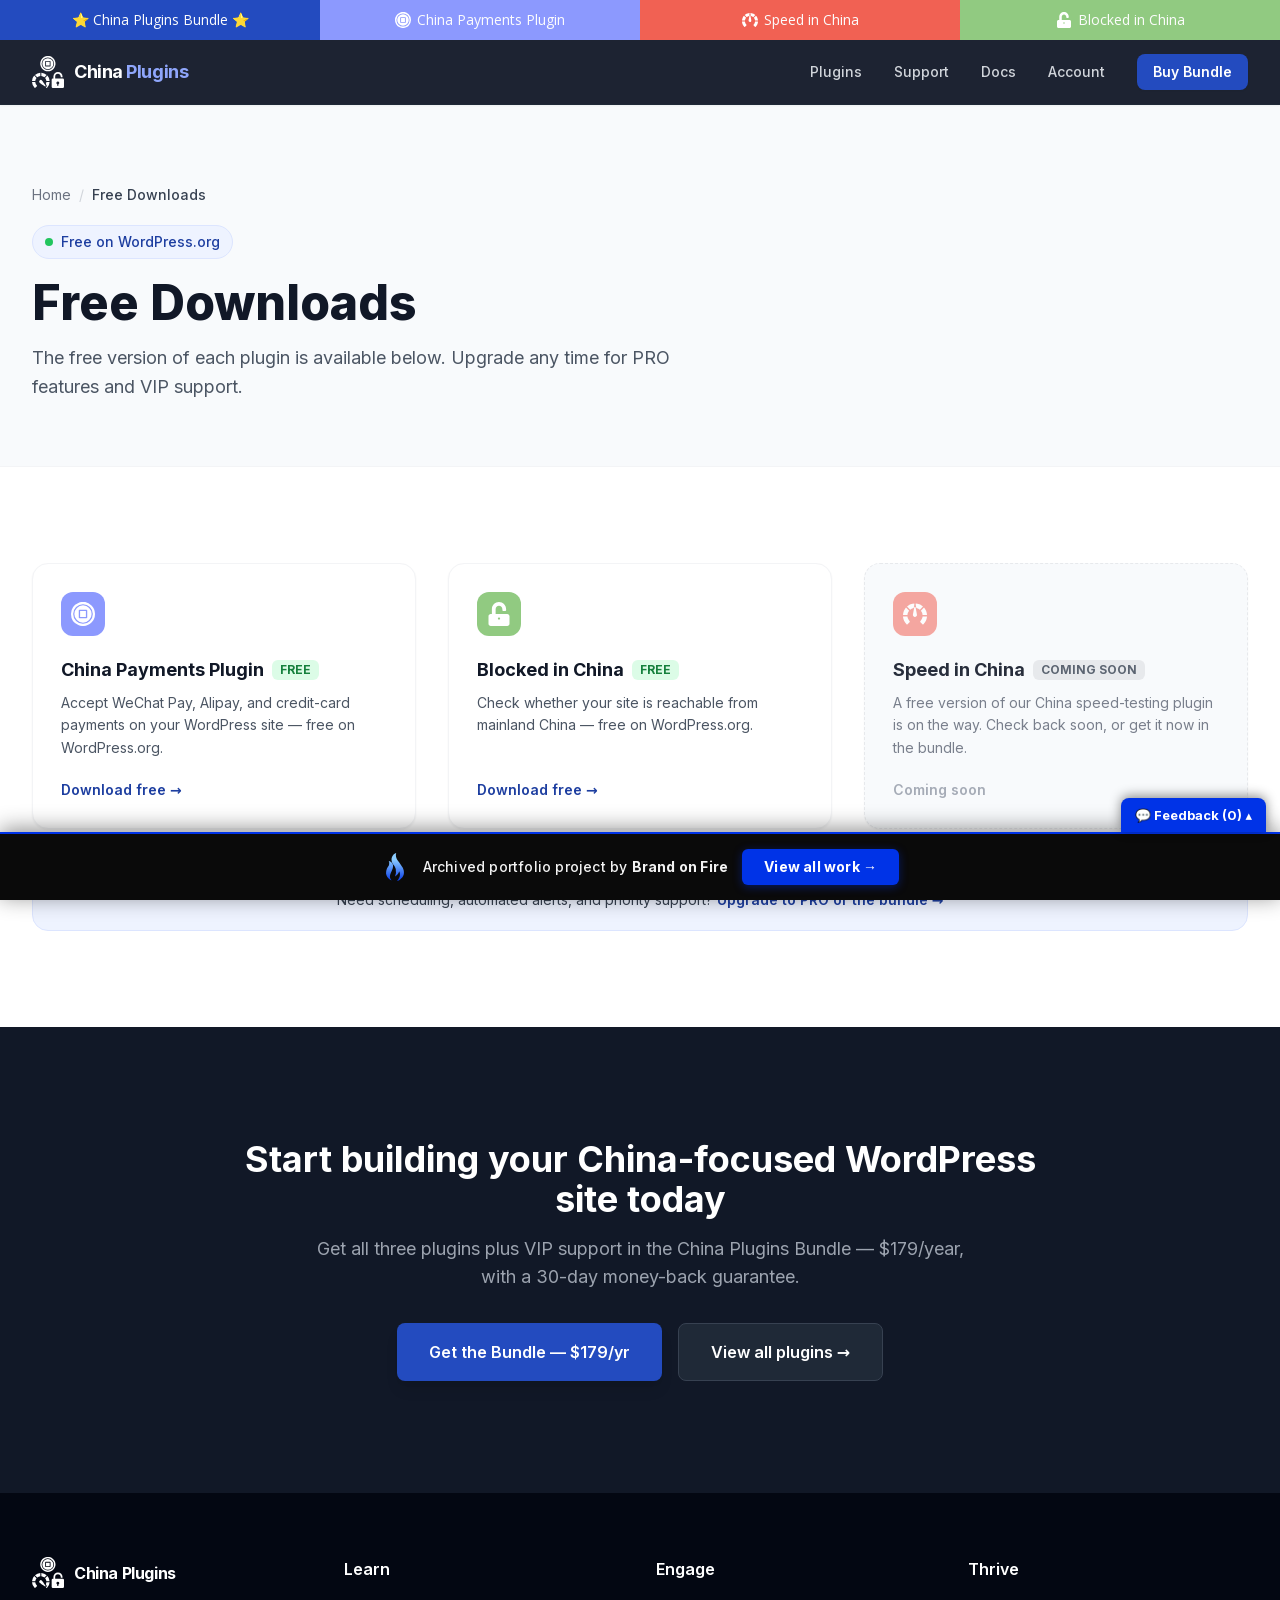
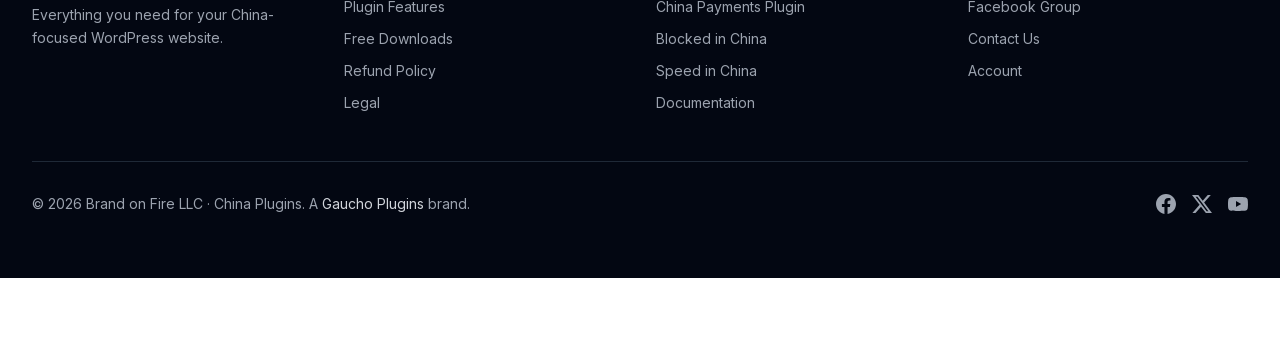
<file: free-downloads/index.html>
<!doctype html><html lang="en" class="scroll-smooth" data-bofp="0"><head><meta charset="utf-8"><link rel="icon" href="/assets/img/china-plugins-icon.svg" type="image/svg+xml"><link rel="apple-touch-icon" href="/assets/img/china-plugins-icon.svg"><meta name="viewport" content="width=device-width, initial-scale=1"><title>Free Downloads — China Plugins</title><meta name="description" content="Download the free versions of our China-focused WordPress plugins from WordPress.org."><meta name="keywords" content="free China WordPress plugins, China Payments Plugin free, Blocked in China free download, WeChat Pay WordPress free, WordPress.org China plugins"><link rel="canonical" href="/free-downloads/"><meta property="og:type" content="website"><meta property="og:title" content="Free Downloads — China Plugins"><meta property="og:description" content="Download the free versions of our China-focused WordPress plugins from WordPress.org."><meta property="og:url" content="/free-downloads/"><meta property="og:site_name" content="China Plugins"><meta property="og:image" content="../_a/2f5b2069b75f.webp"><meta name="twitter:card" content="summary_large_image"><meta name="twitter:title" content="Free Downloads — China Plugins"><meta name="twitter:description" content="Get the free version of each China-focused WordPress plugin from WordPress.org."><meta name="twitter:image" content="../_a/2f5b2069b75f.webp"><link rel="stylesheet" href="../style.css"><style>[data-bofp="1"]{background-color:rgb(255, 255, 255)!important;color:rgb(31, 41, 55)!important}[data-bofp="2"]{background-color:rgba(17, 24, 39, 0.95)!important;color:rgb(31, 41, 55)!important}[data-bofp="3"]{background-color:rgb(248, 250, 252)!important;color:rgb(31, 41, 55)!important}[data-bofp="4"]{background-color:rgb(255, 255, 255)!important;color:rgb(31, 41, 55)!important}[data-bofp="5"]{background-color:rgb(238, 243, 255)!important;color:rgb(31, 41, 55)!important}[data-bofp="6"]{background-color:rgb(17, 24, 39)!important;color:rgb(31, 41, 55)!important}[data-bofp="7"]{background-color:rgb(3, 7, 18)!important;color:rgb(156, 163, 175)!important}</style><meta name="robots" content="noindex, nofollow"><style id="bof-noform">form,form *,fieldset,fieldset *,input,textarea,select,label.fusion-form-label,.wpcf7,.wpcf7 *,.fusion-form,.fusion-form *,.fusion-contact-form,.fusion-contact-form *,.elementor-form,.elementor-form *,.gform_wrapper,.gform_wrapper *,[class*="contact-form"],[class*="contact-form"] *,[id*="contact-form"],[id*="contact-form"] *{pointer-events:none!important;cursor:default!important;-webkit-user-select:none!important;user-select:none!important}</style></head><body class="font-sans text-gray-800 bg-white antialiased" data-bofp="1"><div class="gp-strip"><a href="../index.html" class="gp-s-bundle active">⭐ China Plugins Bundle ⭐</a><a class="gp-s-cpp"><span class="gp-icon"><svg xmlns="http://www.w3.org/2000/svg" viewBox="0 0 55 55"><path fill="#fff" d="M16.8,52.84A27.53,27.53,0,0,1,0,27.5,27.53,27.53,0,0,1,16.8,2.17,27.43,27.43,0,0,1,46.94,8.06a27.47,27.47,0,0,1,0,38.88,27.68,27.68,0,0,1-8.75,5.9,27.58,27.58,0,0,1-21.4,0ZM5,27.5A22.5,22.5,0,1,0,27.5,5,22.52,22.52,0,0,0,5,27.5Zm2.68,0A19.82,19.82,0,1,1,27.5,47.32,19.84,19.84,0,0,1,7.68,27.5Zm10.11-7.88V35.38a1.84,1.84,0,0,0,1.83,1.84H35.38a1.85,1.85,0,0,0,1.84-1.84V19.62a1.85,1.85,0,0,0-1.84-1.84H19.62a1.85,1.85,0,0,0-1.84,1.84h0Zm3.08,14.51V20.87H34.13V34.13Z"></path></svg></span>China Payments Plugin</a><a class="gp-s-sic"><span class="gp-icon"><svg xmlns="http://www.w3.org/2000/svg" viewBox="0 0 75 66"><path fill="#fff" d="M12.547,66a1.055,1.055,0,0,1-.2-.02c-.569-.112-.649-.19-1.17-.7L11,65.116a44.951,44.951,0,0,1-7.673-10.9A34.6,34.6,0,0,1,.5,44.948,37.281,37.281,0,0,1,0,40.433H13.87a24.984,24.984,0,0,0,2.054,7.8,32.464,32.464,0,0,0,4.985,7.153,3.564,3.564,0,0,1,.453,1.259,2.631,2.631,0,0,1-.211,1.2l-7.643,7.767A1.607,1.607,0,0,1,12.547,66Zm50-.01a1.7,1.7,0,0,1-1.039-.484L53.848,57.84a2.621,2.621,0,0,1-.211-1.2,3.552,3.552,0,0,1,.453-1.259,32.411,32.411,0,0,0,4.985-7.153,25.185,25.185,0,0,0,2.054-7.8H75v.01a37.9,37.9,0,0,1-.5,4.5,34.6,34.6,0,0,1-2.831,9.27A44.952,44.952,0,0,1,64,65.116c-.11.106-.2.2-.282.277a1.442,1.442,0,0,1-1.029.586A1.027,1.027,0,0,1,62.542,65.99ZM75,35.889H61.069a23.519,23.519,0,0,0-1.48-6.754,29.844,29.844,0,0,0-3.806-6.386L65.57,12.741l.008.008a36.554,36.554,0,0,1,2.386,2.98,36.3,36.3,0,0,1,4.162,7.328A49.716,49.716,0,0,1,75,35.888Zm-61.069,0H0v-.006A49.8,49.8,0,0,1,2.874,23.056a36.315,36.315,0,0,1,4.162-7.328A35.609,35.609,0,0,1,9.43,12.741l9.788,10.008a29.714,29.714,0,0,0-3.806,6.386,23.751,23.751,0,0,0-1.48,6.753Zm8.487-16.271h0L12.6,9.64l.015-.012a79.218,79.218,0,0,1,6.541-4.654A30.831,30.831,0,0,1,23.9,2.64,38.621,38.621,0,0,1,29.85.829,53.184,53.184,0,0,1,35.378,0V4.8a4.075,4.075,0,0,0-.3.921c-.03.157-.751,3.892-1.642,8.6a18.535,18.535,0,0,0-4.528,1.214,31.123,31.123,0,0,0-6.494,4.083Zm30.241,0h0a31.148,31.148,0,0,0-6.495-4.083,18.493,18.493,0,0,0-4.4-1.2C40.8,9.557,40.007,5.809,40,5.771a4.157,4.157,0,0,0-.3-1.078V0h.016a53.828,53.828,0,0,1,5.512.828A38.585,38.585,0,0,1,51.179,2.64a30.8,30.8,0,0,1,4.743,2.333A79.869,79.869,0,0,1,62.477,9.64L52.66,19.618Z"></path><path fill="#fff" d="M24.431,24.4a2.1,2.1,0,0,0,.485-1.524,3.069,3.069,0,0,0-.5-1.326S11.9,2.959,10.866,1.926A6.775,6.775,0,0,0,9.183.6S4.41-1.286,1.672,1.639.382,8.481.382,8.481s-.011.42,1.348,2.2,19.79,13.7,19.79,13.7a3.088,3.088,0,0,0,1.349.592A2.1,2.1,0,0,0,24.431,24.4Z" transform="translate(37.287 44.82) rotate(-135)"></path></svg></span>Speed in China</a><a class="gp-s-bic"><span class="gp-icon"><svg xmlns="http://www.w3.org/2000/svg" viewBox="0 0 448 512"><path fill="#fff" d="M400 256H152V152.9c0-39.6 31.7-72.5 71.3-72.9 40-.4 72.7 32.1 72.7 72v16c0 13.3 10.7 24 24 24h32c13.3 0 24-10.7 24-24v-16C376 68 307.5 0 223.5 0 139.5 0 72 68 72 152v104H48c-26.5 0-48 21.5-48 48v160c0 26.5 21.5 48 48 48h352c26.5 0 48-21.5 48-48V304c0-26.5-21.5-48-48-48zm-176 120c-13.3 0-24-10.7-24-24s10.7-24 24-24 24 10.7 24 24-10.7 24-24 24z"></path></svg></span>Blocked in China</a></div><header class="sticky top-0 z-50 bg-gray-900/95 backdrop-blur-sm border-b border-gray-800 shadow-sm" data-bofp="2"><nav class="max-w-7xl mx-auto px-4 sm:px-6 lg:px-8"><div class="flex items-center justify-between h-16"><a href="../index.html" class="flex items-center gap-2.5" aria-label="China Plugins home"><img src="../_a/6067b7dea1ad.svg" alt="China Plugins" class="w-8 h-8" decoding="sync"><span class="text-lg font-bold text-white tracking-tight">China <span class="text-brand-300">Plugins</span></span></a><div class="hidden md:flex items-center gap-8"><a href="../plugins/index.html" class="text-sm font-medium text-gray-300 hover:text-brand-300 transition-colors">Plugins</a><a href="../support/index.html" class="text-sm font-medium text-gray-300 hover:text-brand-300 transition-colors">Support</a><a href="../docs/index.html" class="text-sm font-medium text-gray-300 hover:text-brand-300 transition-colors">Docs</a><a target="_blank" rel="noopener" class="text-sm font-medium text-gray-300 hover:text-brand-300 transition-colors">Account</a><a href="#" class="buy-bundle inline-flex items-center px-4 py-2 bg-brand-500 text-white text-sm font-semibold rounded-lg hover:bg-brand-600 transition-colors shadow-sm">Buy Bundle</a></div><button id="mobile-menu-btn" class="md:hidden p-2 text-gray-300 hover:text-brand-300" aria-label="Toggle menu"><svg class="w-6 h-6" fill="none" stroke="currentColor" viewBox="0 0 24 24"><path stroke-linecap="round" stroke-linejoin="round" stroke-width="2" d="M4 6h16M4 12h16M4 18h16"></path></svg></button></div><div id="mobile-menu" class="hidden md:hidden pb-4"><div class="flex flex-col gap-3"><a href="../plugins/index.html" class="text-sm font-medium text-gray-300 hover:text-brand-300 py-1">Plugins</a><a href="../support/index.html" class="text-sm font-medium text-gray-300 hover:text-brand-300 py-1">Support</a><a href="../docs/index.html" class="text-sm font-medium text-gray-300 hover:text-brand-300 py-1">Docs</a><a target="_blank" rel="noopener" class="text-sm font-medium text-gray-300 hover:text-brand-300 py-1">Account</a><a href="#" class="buy-bundle inline-flex items-center justify-center w-full px-4 py-2 bg-brand-500 text-white text-sm font-semibold rounded-lg mt-2">Buy Bundle</a></div></div></nav></header><main><section class="bg-surface-50 border-b border-gray-100 pt-14 pb-12 lg:pt-20 lg:pb-16" data-bofp="3"><div class="max-w-7xl mx-auto px-4 sm:px-6 lg:px-8"><nav class="flex items-center gap-2 text-sm text-gray-500 mb-5" aria-label="Breadcrumb"><a href="../index.html" class="hover:text-brand-600 transition-colors">Home</a><span class="text-gray-300">/</span><span class="text-gray-700 font-medium">Free Downloads</span></nav><p class="inline-flex items-center gap-2 px-3 py-1.5 bg-brand-50 rounded-full text-sm font-medium text-brand-600 mb-5 border border-brand-100"><span class="w-2 h-2 rounded-full bg-green-500 pulse-dot"></span>Free on WordPress.org</p><h1 class="text-3xl sm:text-4xl lg:text-5xl font-extrabold text-gray-900 leading-tight mb-4">Free Downloads</h1><p class="text-lg text-gray-600 max-w-2xl leading-relaxed">The free version of each plugin is available below. Upgrade any time for PRO features and VIP support.</p></div></section><section class="py-16 lg:py-24 bg-white" data-bofp="4"><div class="max-w-7xl mx-auto px-4 sm:px-6 lg:px-8"><div class="grid lg:grid-cols-3 gap-8"><a target="_blank" rel="noopener" class="group bg-white rounded-2xl border border-gray-100 card-hover shadow-sm p-7 flex flex-col"><span class="w-11 h-11 rounded-xl flex items-center justify-center mb-5" style="background:#8C99FE"><svg class="w-6 h-6" fill="#fff" viewBox="0 0 55 55"><path fill="#fff" d="M16.8,52.84A27.53,27.53,0,0,1,0,27.5,27.53,27.53,0,0,1,16.8,2.17,27.43,27.43,0,0,1,46.94,8.06a27.47,27.47,0,0,1,0,38.88,27.68,27.68,0,0,1-8.75,5.9,27.58,27.58,0,0,1-21.4,0ZM5,27.5A22.5,22.5,0,1,0,27.5,5,22.52,22.52,0,0,0,5,27.5Zm2.68,0A19.82,19.82,0,1,1,27.5,47.32,19.84,19.84,0,0,1,7.68,27.5Zm10.11-7.88V35.38a1.84,1.84,0,0,0,1.83,1.84H35.38a1.85,1.85,0,0,0,1.84-1.84V19.62a1.85,1.85,0,0,0-1.84-1.84H19.62a1.85,1.85,0,0,0-1.84,1.84h0Zm3.08,14.51V20.87H34.13V34.13Z"></path></svg></span><div class="flex items-center gap-2 mb-2"><h2 class="text-lg font-bold text-gray-900">China Payments Plugin</h2><span class="px-2 py-0.5 rounded-md text-xs font-bold bg-green-100 text-green-700">FREE</span></div><p class="text-gray-600 text-sm leading-relaxed mb-5 flex-grow">Accept WeChat Pay, Alipay, and credit-card payments on your WordPress site — free on WordPress.org.</p><span class="text-sm font-semibold text-brand-600 group-hover:text-brand-700">Download free →</span></a><a target="_blank" rel="noopener" class="group bg-white rounded-2xl border border-gray-100 card-hover shadow-sm p-7 flex flex-col"><span class="w-11 h-11 rounded-xl flex items-center justify-center mb-5" style="background:#91CA81"><svg class="w-6 h-6" fill="#fff" viewBox="0 0 448 512"><path fill="#fff" d="M400 256H152V152.9c0-39.6 31.7-72.5 71.3-72.9 40-.4 72.7 32.1 72.7 72v16c0 13.3 10.7 24 24 24h32c13.3 0 24-10.7 24-24v-16C376 68 307.5 0 223.5 0 139.5 0 72 68 72 152v104H48c-26.5 0-48 21.5-48 48v160c0 26.5 21.5 48 48 48h352c26.5 0 48-21.5 48-48V304c0-26.5-21.5-48-48-48zm-176 120c-13.3 0-24-10.7-24-24s10.7-24 24-24 24 10.7 24 24-10.7 24-24 24z"></path></svg></span><div class="flex items-center gap-2 mb-2"><h2 class="text-lg font-bold text-gray-900">Blocked in China</h2><span class="px-2 py-0.5 rounded-md text-xs font-bold bg-green-100 text-green-700">FREE</span></div><p class="text-gray-600 text-sm leading-relaxed mb-5 flex-grow">Check whether your site is reachable from mainland China — free on WordPress.org.</p><span class="text-sm font-semibold text-brand-600 group-hover:text-brand-700">Download free →</span></a><div class="bg-surface-50 rounded-2xl border border-dashed border-gray-200 shadow-sm p-7 flex flex-col opacity-90 cursor-default"><span class="w-11 h-11 rounded-xl flex items-center justify-center mb-5 opacity-60" style="background:#F16153"><svg class="w-6 h-6" fill="#fff" viewBox="0 0 75 66"><path fill="#fff" d="M12.547,66a1.055,1.055,0,0,1-.2-.02c-.569-.112-.649-.19-1.17-.7L11,65.116a44.951,44.951,0,0,1-7.673-10.9A34.6,34.6,0,0,1,.5,44.948,37.281,37.281,0,0,1,0,40.433H13.87a24.984,24.984,0,0,0,2.054,7.8,32.464,32.464,0,0,0,4.985,7.153,3.564,3.564,0,0,1,.453,1.259,2.631,2.631,0,0,1-.211,1.2l-7.643,7.767A1.607,1.607,0,0,1,12.547,66Zm50-.01a1.7,1.7,0,0,1-1.039-.484L53.848,57.84a2.621,2.621,0,0,1-.211-1.2,3.552,3.552,0,0,1,.453-1.259,32.411,32.411,0,0,0,4.985-7.153,25.185,25.185,0,0,0,2.054-7.8H75v.01a37.9,37.9,0,0,1-.5,4.5,34.6,34.6,0,0,1-2.831,9.27A44.952,44.952,0,0,1,64,65.116c-.11.106-.2.2-.282.277a1.442,1.442,0,0,1-1.029.586A1.027,1.027,0,0,1,62.542,65.99ZM75,35.889H61.069a23.519,23.519,0,0,0-1.48-6.754,29.844,29.844,0,0,0-3.806-6.386L65.57,12.741l.008.008a36.554,36.554,0,0,1,2.386,2.98,36.3,36.3,0,0,1,4.162,7.328A49.716,49.716,0,0,1,75,35.888Zm-61.069,0H0v-.006A49.8,49.8,0,0,1,2.874,23.056a36.315,36.315,0,0,1,4.162-7.328A35.609,35.609,0,0,1,9.43,12.741l9.788,10.008a29.714,29.714,0,0,0-3.806,6.386,23.751,23.751,0,0,0-1.48,6.753Zm8.487-16.271h0L12.6,9.64l.015-.012a79.218,79.218,0,0,1,6.541-4.654A30.831,30.831,0,0,1,23.9,2.64,38.621,38.621,0,0,1,29.85.829,53.184,53.184,0,0,1,35.378,0V4.8a4.075,4.075,0,0,0-.3.921c-.03.157-.751,3.892-1.642,8.6a18.535,18.535,0,0,0-4.528,1.214,31.123,31.123,0,0,0-6.494,4.083Zm30.241,0h0a31.148,31.148,0,0,0-6.495-4.083,18.493,18.493,0,0,0-4.4-1.2C40.8,9.557,40.007,5.809,40,5.771a4.157,4.157,0,0,0-.3-1.078V0h.016a53.828,53.828,0,0,1,5.512.828A38.585,38.585,0,0,1,51.179,2.64a30.8,30.8,0,0,1,4.743,2.333A79.869,79.869,0,0,1,62.477,9.64L52.66,19.618Z"></path><path fill="#fff" d="M24.431,24.4a2.1,2.1,0,0,0,.485-1.524,3.069,3.069,0,0,0-.5-1.326S11.9,2.959,10.866,1.926A6.775,6.775,0,0,0,9.183.6S4.41-1.286,1.672,1.639.382,8.481.382,8.481s-.011.42,1.348,2.2,19.79,13.7,19.79,13.7a3.088,3.088,0,0,0,1.349.592A2.1,2.1,0,0,0,24.431,24.4Z" transform="translate(37.287 44.82) rotate(-135)"></path></svg></span><div class="flex items-center gap-2 mb-2"><h2 class="text-lg font-bold text-gray-900">Speed in China</h2><span class="px-2 py-0.5 rounded-md text-xs font-bold bg-gray-200 text-gray-600">COMING SOON</span></div><p class="text-gray-500 text-sm leading-relaxed mb-5 flex-grow">A free version of our China speed-testing plugin is on the way. Check back soon, or get it now in the bundle.</p><span class="text-sm font-semibold text-gray-400">Coming soon</span></div></div><div class="mt-10 rounded-2xl bg-brand-50 border border-brand-100 px-6 py-5 text-center" data-bofp="5"><p class="text-sm text-gray-700">Need scheduling, automated alerts, and priority support? <a href="../plugins/index.html" class="font-semibold text-brand-600 hover:text-brand-700">Upgrade to PRO or the bundle →</a></p></div></div></section><section class="py-20 lg:py-28 bg-gray-900" data-bofp="6"><div class="max-w-4xl mx-auto px-4 sm:px-6 lg:px-8 text-center"><h2 class="text-3xl sm:text-4xl font-bold text-white mb-4">Start building your China-focused WordPress site today</h2><p class="text-lg text-gray-400 mb-8 max-w-2xl mx-auto">Get all three plugins plus VIP support in the China Plugins Bundle — $179/year, with a 30-day money-back guarantee.</p><div class="flex flex-col sm:flex-row gap-4 justify-center"><a href="#" class="buy-bundle inline-flex items-center justify-center px-8 py-4 bg-brand-500 text-white font-semibold rounded-lg hover:bg-brand-600 transition-colors shadow-lg text-base">Get the Bundle — $179/yr</a><a href="../plugins/index.html" class="inline-flex items-center justify-center px-8 py-4 bg-gray-800 text-white font-semibold rounded-lg hover:bg-gray-700 transition-colors border border-gray-700 text-base">View all plugins →</a></div></div></section></main><footer class="bg-gray-950 text-gray-400 py-16" data-bofp="7"><div class="max-w-7xl mx-auto px-4 sm:px-6 lg:px-8"><div class="grid sm:grid-cols-2 lg:grid-cols-4 gap-8 mb-12"><div class="sm:col-span-2 lg:col-span-1"><div class="flex items-center gap-2.5 mb-4"><img src="../_a/6067b7dea1ad.svg" alt="China Plugins" class="w-8 h-8" decoding="sync"><span class="text-base font-bold text-white tracking-tight">China Plugins</span></div><p class="text-sm leading-relaxed">Everything you need for your China-focused WordPress website.</p></div><div><h4 class="text-white font-semibold mb-4">Learn</h4><ul class="space-y-3 text-sm"><li><a href="../plugins/index.html" class="hover:text-brand-300 transition-colors">Plugin Features</a></li><li><a href="../free-downloads/index.html" class="hover:text-brand-300 transition-colors">Free Downloads</a></li><li><a target="_blank" rel="noopener" class="hover:text-brand-300 transition-colors">Refund Policy</a></li><li><a href="../legal/index.html" class="hover:text-brand-300 transition-colors">Legal</a></li></ul></div><div><h4 class="text-white font-semibold mb-4">Engage</h4><ul class="space-y-3 text-sm"><li><a target="_blank" rel="noopener" class="hover:text-brand-300 transition-colors">China Payments Plugin</a></li><li><a target="_blank" rel="noopener" class="hover:text-brand-300 transition-colors">Blocked in China</a></li><li><a target="_blank" rel="noopener" class="hover:text-brand-300 transition-colors">Speed in China</a></li><li><a href="../docs/index.html" class="hover:text-brand-300 transition-colors">Documentation</a></li></ul></div><div><h4 class="text-white font-semibold mb-4">Thrive</h4><ul class="space-y-3 text-sm"><li><a target="_blank" rel="noopener" class="hover:text-brand-300 transition-colors">Facebook Group</a></li><li><a href="../support/index.html" class="hover:text-brand-300 transition-colors">Contact Us</a></li><li><a target="_blank" rel="noopener" class="hover:text-brand-300 transition-colors">Account</a></li></ul></div></div><div class="border-t border-gray-800 pt-8 flex flex-col sm:flex-row items-center justify-between gap-4 text-sm"><p>© 2026 Brand on Fire LLC · China Plugins. A <a target="_blank" rel="noopener" class="text-gray-300 hover:text-brand-300">Gaucho Plugins</a> brand.</p><div class="flex items-center gap-4"><a target="_blank" rel="noopener" aria-label="Facebook" class="hover:text-brand-300 transition-colors"><svg class="w-5 h-5" fill="currentColor" viewBox="0 0 24 24"><path d="M24 12.07C24 5.4 18.63 0 12 0S0 5.4 0 12.07c0 6.03 4.39 11.03 10.13 11.93v-8.44H7.08v-3.49h3.05V9.41c0-3.02 1.79-4.69 4.53-4.69 1.31 0 2.68.24 2.68.24v2.97h-1.51c-1.49 0-1.96.93-1.96 1.89v2.25h3.33l-.53 3.49h-2.8v8.44C19.61 23.1 24 18.1 24 12.07z"></path></svg></a><a target="_blank" rel="noopener" aria-label="X" class="hover:text-brand-300 transition-colors"><svg class="w-5 h-5" fill="currentColor" viewBox="0 0 24 24"><path d="M18.9 1.15h3.68l-8.04 9.19L24 22.85h-7.41l-5.8-7.58-6.64 7.58H.46l8.6-9.83L0 1.15h7.6l5.24 6.93 6.06-6.93zm-1.29 19.5h2.04L6.49 3.24H4.3L17.61 20.65z"></path></svg></a><a target="_blank" rel="noopener" aria-label="YouTube" class="hover:text-brand-300 transition-colors"><svg class="w-5 h-5" fill="currentColor" viewBox="0 0 24 24"><path d="M23.5 6.2a3.02 3.02 0 00-2.12-2.14C19.5 3.55 12 3.55 12 3.55s-7.5 0-9.38.51A3.02 3.02 0 00.5 6.2C0 8.07 0 12 0 12s0 3.93.5 5.8a3.02 3.02 0 002.12 2.14c1.88.51 9.38.51 9.38.51s7.5 0 9.38-.51a3.02 3.02 0 002.12-2.14C24 15.93 24 12 24 12s0-3.93-.5-5.8zM9.6 15.6V8.4l6.2 3.6-6.2 3.6z"></path></svg></a></div></div></div></footer><div class="fomo-popup" role="status" aria-live="polite"></div><!-- bof-portfolio-bar --><a href="https://brandonfire.com/portfolio/" id="bof-portfolio-bar" rel="noopener" style="position:fixed;left:0;right:0;bottom:0;z-index:2147483647;display:flex;align-items:center;justify-content:center;gap:14px;flex-wrap:wrap;background:#0a0a0a;color:#ffffff !important;font-family:Inter,-apple-system,BlinkMacSystemFont,'Segoe UI',Roboto,Helvetica,Arial,sans-serif;font-size:14px;font-weight:500;line-height:1;letter-spacing:.2px;padding:15px 18px;text-decoration:none !important;box-shadow:0 -3px 22px rgba(0,0,0,.45);border-top:2px solid #0033e7;box-sizing:border-box;"><img src="[data-uri]" alt="" width="28" height="28" style="display:block;flex:0 0 auto;width:28px;height:28px;"><span style="opacity:.95;color:#fff;">Archived portfolio project by <strong style="font-weight:700;color:#fff;">Brand&nbsp;on&nbsp;Fire</strong></span><span style="background:#0033e7;color:#fff;padding:11px 22px;border-radius:6px;font-weight:700;font-size:14px;white-space:nowrap;box-shadow:0 2px 10px rgba(0,51,231,.4);">View&nbsp;all&nbsp;work&nbsp;&rarr;</span></a><script>(function(){function p(){var b=document.getElementById("bof-portfolio-bar");if(b&&document.body)document.body.style.setProperty("padding-bottom",b.offsetHeight+"px","important");}if(document.readyState!=="loading")p();else document.addEventListener("DOMContentLoaded",p);window.addEventListener("resize",p);})();</script><script>/* Brand on Fire portfolio feedback collector. One shared origin (brand-on-fire.github.io) => one shared
   localStorage; every comment is stamped with the site + page it was written on. Shadow DOM so the host
   site's CSS / pointer-events:none can't touch it. "Export all" copies everything for Claude. */
(function () {
  var K = 'bof_feedback', D = document;
  if (D.getElementById('bof-fb-host')) return;
  function L() { try { return JSON.parse(localStorage.getItem(K)) || []; } catch (e) { return []; } }
  function SV(a) { try { localStorage.setItem(K, JSON.stringify(a)); } catch (e) {} }
  function slug() { var p = location.pathname.split('/').filter(Boolean); return p[0] || '(home)'; }
  function pagePath() { var p = location.pathname.split('/').filter(Boolean); return '/' + p.slice(1).join('/') + (p.length > 1 ? '/' : ''); }
  function draftKey() { return 'bof_fb_draft'; }     // one global draft so an in-progress comment survives navigation
  function barH() { var b = D.getElementById('bof-portfolio-bar'); return b ? b.offsetHeight : 0; }
  function sync() { try { fetch('http://localhost:8799/sync', { method: 'POST', headers: { 'Content-Type': 'text/plain' }, body: JSON.stringify(L()), keepalive: true }).catch(function () {}); } catch (e) {} }
  function counts() { var a = L(), s = slug(), here = a.filter(function (c) { return c.site === s; }).length; return { here: here, total: a.length }; }
  var open = localStorage.getItem('bof_fb_open') === '1';

  var host = D.createElement('div'); host.id = 'bof-fb-host';
  host.style.cssText = 'all:initial;position:fixed;left:0;right:0;bottom:0;z-index:2147483647;pointer-events:none';
  var R = host.attachShadow({ mode: 'open' });
  R.innerHTML =
    '<style>' +
    ':host{all:initial}div,textarea,button,span,b{box-sizing:border-box;font-family:Inter,system-ui,-apple-system,"Segoe UI",Arial,sans-serif;margin:0}' +
    '.tog{position:fixed;right:14px;background:#0033e7;color:#fff;font-weight:700;font-size:13px;padding:9px 14px;border-radius:8px 8px 0 0;cursor:pointer;box-shadow:0 -2px 12px rgba(0,0,0,.45);pointer-events:auto;user-select:none}' +
    '.pan{position:fixed;left:0;right:0;background:#0a0a0a;border-top:2px solid #0033e7;height:158px;padding:8px 12px 10px;display:none;pointer-events:auto}' +
    '.pan.open{display:block}' +
    '.hd{display:flex;align-items:center;gap:8px;color:#fff;font-size:12.5px;margin-bottom:6px}' +
    '.hd b{color:#8bccff;font-weight:700}.hd .pg{color:#9aa3b2}' +
    'textarea{display:block;width:100%;height:74px;background:#16181d;color:#fff;border:1px solid #2a2d35;border-radius:6px;padding:8px;font-size:13px;line-height:1.4;resize:none;pointer-events:auto;-webkit-user-select:text;user-select:text;outline:none}' +
    'textarea:focus{border-color:#0033e7}' +
    '.row{display:flex;gap:8px;align-items:center;margin-top:7px}' +
    'button{border:0;border-radius:6px;padding:8px 14px;font-weight:700;font-size:13px;cursor:pointer;pointer-events:auto}' +
    '.save{background:#0033e7;color:#fff}.exp{background:#16181d;color:#8bccff;border:1px solid #2a2d35}.undo{background:transparent;color:#888;font-weight:600;font-size:12px;padding:6px}' +
    '.st{color:#9aa3b2;font-size:12px;margin-left:auto}' +
    '</style>' +
    '<div class="tog" id="tog"></div>' +
    '<div class="pan" id="pan">' +
    '<div class="hd">Commenting on <b id="site"></b><span class="pg" id="pg"></span></div>' +
    '<textarea id="ta" placeholder="Type feedback for THIS page, then Save…"></textarea>' +
    '<div class="row"><button class="save" id="save">Save</button><button class="undo" id="undo">Undo last</button><button class="exp" id="exp">Export all</button><span class="st" id="st"></span></div>' +
    '</div>';
  D.body.appendChild(host);

  var tog = R.getElementById('tog'), pan = R.getElementById('pan'), ta = R.getElementById('ta');
  R.getElementById('site').textContent = slug();
  R.getElementById('pg').textContent = pagePath();
  ta.value = localStorage.getItem(draftKey()) || '';
  ta.addEventListener('input', function () { localStorage.setItem(draftKey(), ta.value); });
  function refresh() {
    var h = barH(), c = counts();
    pan.style.bottom = h + 'px'; pan.classList.toggle('open', open);
    tog.style.bottom = (open ? 158 + h : h) + 'px';
    tog.textContent = '💬 Feedback (' + c.total + ') ' + (open ? '▾' : '▴');
    R.getElementById('st').textContent = c.here + ' on this site · ' + c.total + ' total';
  }
  tog.addEventListener('click', function () { open = !open; localStorage.setItem('bof_fb_open', open ? '1' : '0'); refresh(); if (open) setTimeout(function () { ta.focus(); }, 0); });
  R.getElementById('save').addEventListener('click', function () {
    var t = ta.value.trim(); if (!t) return;
    var a = L(); a.push({ site: slug(), page: location.pathname, text: t, ts: new Date().toISOString() }); SV(a);
    ta.value = ''; localStorage.removeItem(draftKey()); refresh(); sync();
    var b = R.getElementById('save'); b.textContent = 'Saved ✓ ' + slug(); setTimeout(function () { b.textContent = 'Save'; }, 1100);
  });
  R.getElementById('undo').addEventListener('click', function () {
    var a = L(); if (!a.length) return; var last = a.pop(); SV(a); refresh(); sync();
    var b = R.getElementById('undo'); b.textContent = 'removed'; setTimeout(function () { b.textContent = 'Undo last'; }, 900);
  });
  R.getElementById('exp').addEventListener('click', function () {
    var a = L(); if (!a.length) { alert('No comments saved yet.'); return; }
    var txt = 'PORTFOLIO FEEDBACK (' + a.length + ' comments)\n\n' + a.map(function (c) { return '[' + c.site + c.page + ']\n' + c.text; }).join('\n\n');
    if (navigator.clipboard && navigator.clipboard.writeText) navigator.clipboard.writeText(txt).then(function () { alert('Copied ' + a.length + ' comments — paste to Claude.'); }, function () { window.prompt('Copy all (Cmd+C):', txt); });
    else window.prompt('Copy all (Cmd+C):', txt);
  });
  window.addEventListener('resize', refresh);
  if (D.readyState !== 'loading') { refresh(); sync(); } else D.addEventListener('DOMContentLoaded', function () { refresh(); sync(); });
})();
</script><!-- /bof-portfolio-bar --></body></html>
</file>
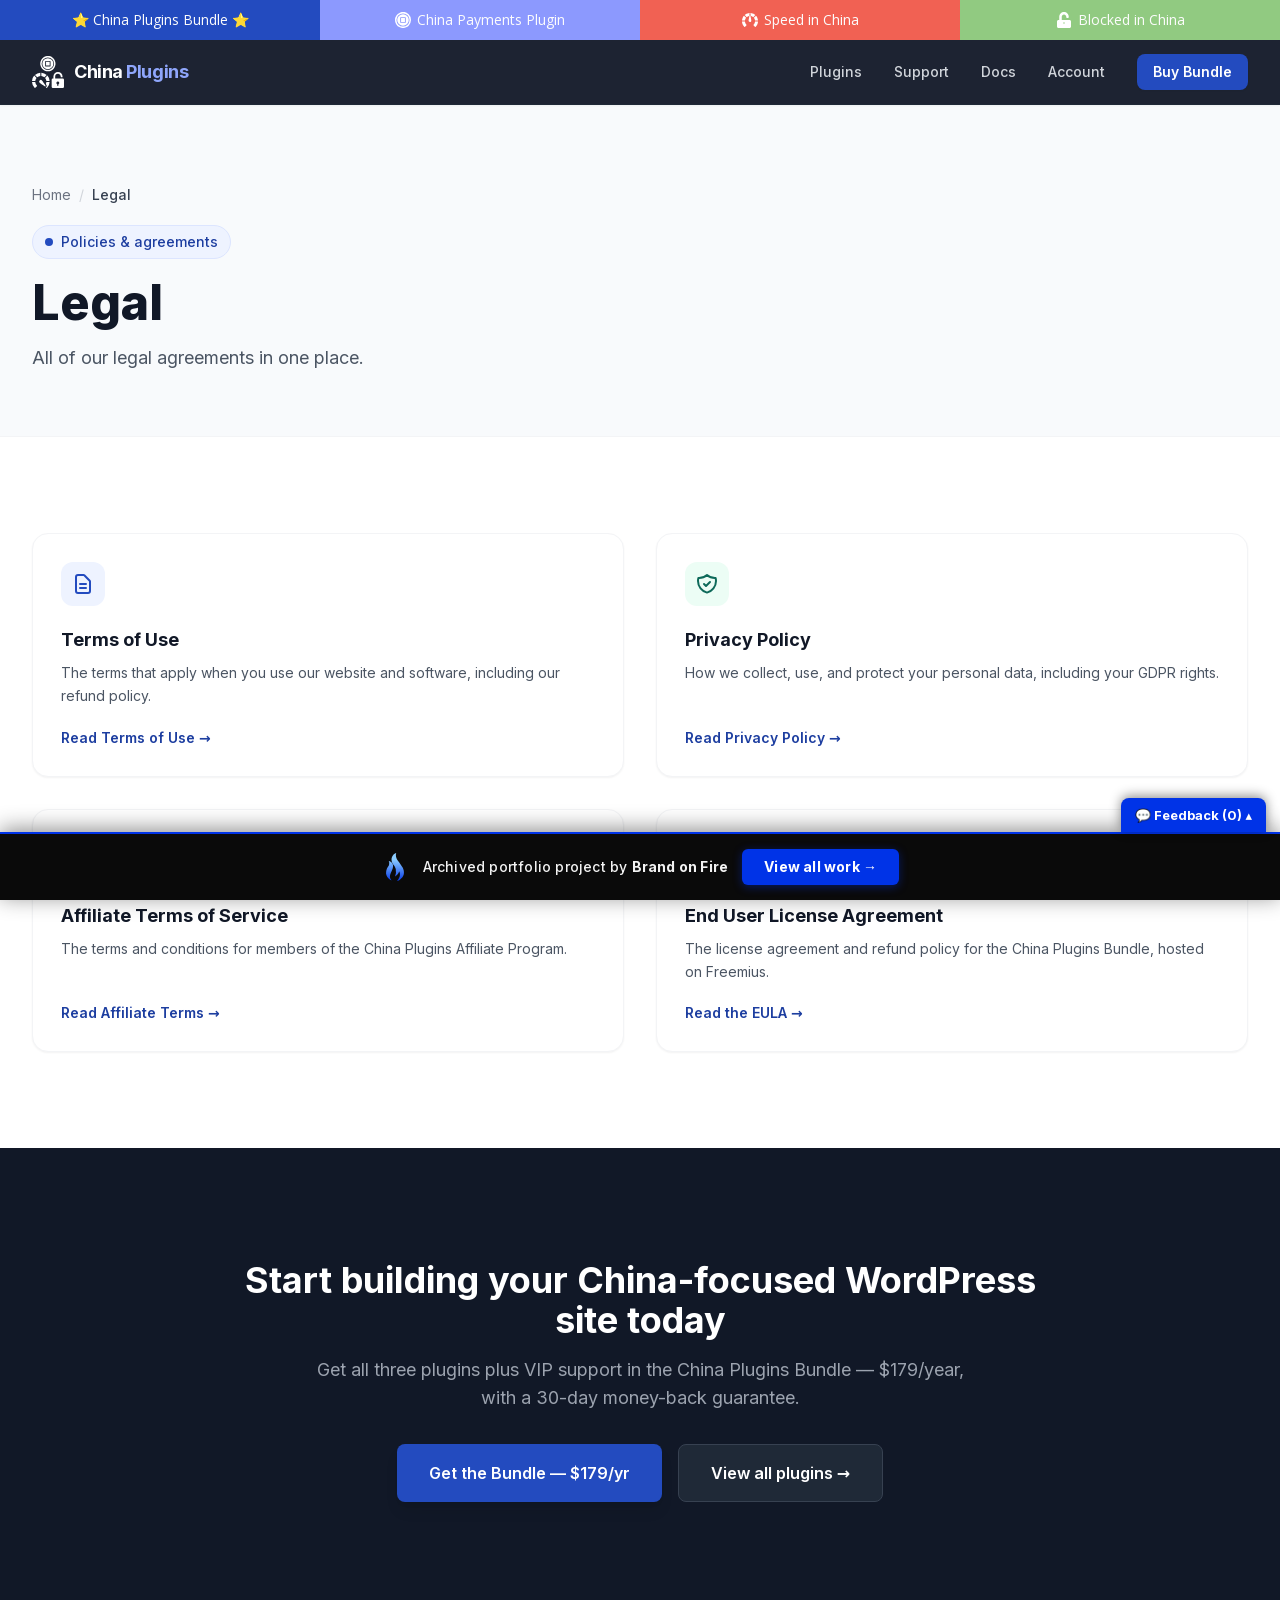
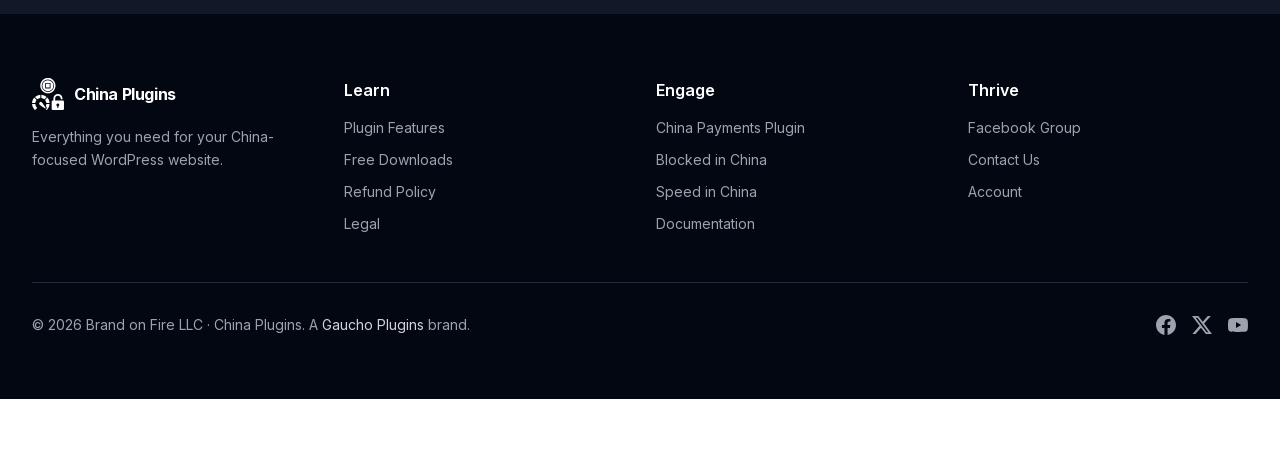
<file: legal/index.html>
<!doctype html><html lang="en" class="scroll-smooth" data-bofp="0"><head><meta charset="utf-8"><link rel="icon" href="/assets/img/china-plugins-icon.svg" type="image/svg+xml"><link rel="apple-touch-icon" href="/assets/img/china-plugins-icon.svg"><meta name="viewport" content="width=device-width, initial-scale=1"><title>Legal — China Plugins</title><meta name="description" content="Terms of Use, Privacy Policy, Affiliate Terms, and EULA for China Plugins."><meta name="keywords" content="China Plugins legal, terms of use, privacy policy, affiliate terms of service, EULA, Brand on Fire LLC"><link rel="canonical" href="/legal/"><meta property="og:type" content="website"><meta property="og:title" content="Legal — China Plugins"><meta property="og:description" content="Terms of Use, Privacy Policy, Affiliate Terms, and EULA for China Plugins."><meta property="og:url" content="/legal/"><meta property="og:site_name" content="China Plugins"><meta property="og:image" content="../_a/2f5b2069b75f.webp"><meta name="twitter:card" content="summary_large_image"><meta name="twitter:title" content="Legal — China Plugins"><meta name="twitter:description" content="All of our legal agreements in one place — Terms of Use, Privacy Policy, Affiliate Terms, and EULA."><meta name="twitter:image" content="../_a/2f5b2069b75f.webp"><link rel="stylesheet" href="../style.css"><style>[data-bofp="1"]{background-color:rgb(255, 255, 255)!important;color:rgb(31, 41, 55)!important}[data-bofp="2"]{background-color:rgba(17, 24, 39, 0.95)!important;color:rgb(31, 41, 55)!important}[data-bofp="3"]{background-color:rgb(248, 250, 252)!important;color:rgb(31, 41, 55)!important}[data-bofp="4"]{background-color:rgb(255, 255, 255)!important;color:rgb(31, 41, 55)!important}[data-bofp="5"]{background-color:rgb(17, 24, 39)!important;color:rgb(31, 41, 55)!important}[data-bofp="6"]{background-color:rgb(3, 7, 18)!important;color:rgb(156, 163, 175)!important}</style><meta name="robots" content="noindex, nofollow"><style id="bof-noform">form,form *,fieldset,fieldset *,input,textarea,select,label.fusion-form-label,.wpcf7,.wpcf7 *,.fusion-form,.fusion-form *,.fusion-contact-form,.fusion-contact-form *,.elementor-form,.elementor-form *,.gform_wrapper,.gform_wrapper *,[class*="contact-form"],[class*="contact-form"] *,[id*="contact-form"],[id*="contact-form"] *{pointer-events:none!important;cursor:default!important;-webkit-user-select:none!important;user-select:none!important}</style></head><body class="font-sans text-gray-800 bg-white antialiased" data-bofp="1"><div class="gp-strip"><a href="../index.html" class="gp-s-bundle active">⭐ China Plugins Bundle ⭐</a><a class="gp-s-cpp"><span class="gp-icon"><svg xmlns="http://www.w3.org/2000/svg" viewBox="0 0 55 55"><path fill="#fff" d="M16.8,52.84A27.53,27.53,0,0,1,0,27.5,27.53,27.53,0,0,1,16.8,2.17,27.43,27.43,0,0,1,46.94,8.06a27.47,27.47,0,0,1,0,38.88,27.68,27.68,0,0,1-8.75,5.9,27.58,27.58,0,0,1-21.4,0ZM5,27.5A22.5,22.5,0,1,0,27.5,5,22.52,22.52,0,0,0,5,27.5Zm2.68,0A19.82,19.82,0,1,1,27.5,47.32,19.84,19.84,0,0,1,7.68,27.5Zm10.11-7.88V35.38a1.84,1.84,0,0,0,1.83,1.84H35.38a1.85,1.85,0,0,0,1.84-1.84V19.62a1.85,1.85,0,0,0-1.84-1.84H19.62a1.85,1.85,0,0,0-1.84,1.84h0Zm3.08,14.51V20.87H34.13V34.13Z"></path></svg></span>China Payments Plugin</a><a class="gp-s-sic"><span class="gp-icon"><svg xmlns="http://www.w3.org/2000/svg" viewBox="0 0 75 66"><path fill="#fff" d="M12.547,66a1.055,1.055,0,0,1-.2-.02c-.569-.112-.649-.19-1.17-.7L11,65.116a44.951,44.951,0,0,1-7.673-10.9A34.6,34.6,0,0,1,.5,44.948,37.281,37.281,0,0,1,0,40.433H13.87a24.984,24.984,0,0,0,2.054,7.8,32.464,32.464,0,0,0,4.985,7.153,3.564,3.564,0,0,1,.453,1.259,2.631,2.631,0,0,1-.211,1.2l-7.643,7.767A1.607,1.607,0,0,1,12.547,66Zm50-.01a1.7,1.7,0,0,1-1.039-.484L53.848,57.84a2.621,2.621,0,0,1-.211-1.2,3.552,3.552,0,0,1,.453-1.259,32.411,32.411,0,0,0,4.985-7.153,25.185,25.185,0,0,0,2.054-7.8H75v.01a37.9,37.9,0,0,1-.5,4.5,34.6,34.6,0,0,1-2.831,9.27A44.952,44.952,0,0,1,64,65.116c-.11.106-.2.2-.282.277a1.442,1.442,0,0,1-1.029.586A1.027,1.027,0,0,1,62.542,65.99ZM75,35.889H61.069a23.519,23.519,0,0,0-1.48-6.754,29.844,29.844,0,0,0-3.806-6.386L65.57,12.741l.008.008a36.554,36.554,0,0,1,2.386,2.98,36.3,36.3,0,0,1,4.162,7.328A49.716,49.716,0,0,1,75,35.888Zm-61.069,0H0v-.006A49.8,49.8,0,0,1,2.874,23.056a36.315,36.315,0,0,1,4.162-7.328A35.609,35.609,0,0,1,9.43,12.741l9.788,10.008a29.714,29.714,0,0,0-3.806,6.386,23.751,23.751,0,0,0-1.48,6.753Zm8.487-16.271h0L12.6,9.64l.015-.012a79.218,79.218,0,0,1,6.541-4.654A30.831,30.831,0,0,1,23.9,2.64,38.621,38.621,0,0,1,29.85.829,53.184,53.184,0,0,1,35.378,0V4.8a4.075,4.075,0,0,0-.3.921c-.03.157-.751,3.892-1.642,8.6a18.535,18.535,0,0,0-4.528,1.214,31.123,31.123,0,0,0-6.494,4.083Zm30.241,0h0a31.148,31.148,0,0,0-6.495-4.083,18.493,18.493,0,0,0-4.4-1.2C40.8,9.557,40.007,5.809,40,5.771a4.157,4.157,0,0,0-.3-1.078V0h.016a53.828,53.828,0,0,1,5.512.828A38.585,38.585,0,0,1,51.179,2.64a30.8,30.8,0,0,1,4.743,2.333A79.869,79.869,0,0,1,62.477,9.64L52.66,19.618Z"></path><path fill="#fff" d="M24.431,24.4a2.1,2.1,0,0,0,.485-1.524,3.069,3.069,0,0,0-.5-1.326S11.9,2.959,10.866,1.926A6.775,6.775,0,0,0,9.183.6S4.41-1.286,1.672,1.639.382,8.481.382,8.481s-.011.42,1.348,2.2,19.79,13.7,19.79,13.7a3.088,3.088,0,0,0,1.349.592A2.1,2.1,0,0,0,24.431,24.4Z" transform="translate(37.287 44.82) rotate(-135)"></path></svg></span>Speed in China</a><a class="gp-s-bic"><span class="gp-icon"><svg xmlns="http://www.w3.org/2000/svg" viewBox="0 0 448 512"><path fill="#fff" d="M400 256H152V152.9c0-39.6 31.7-72.5 71.3-72.9 40-.4 72.7 32.1 72.7 72v16c0 13.3 10.7 24 24 24h32c13.3 0 24-10.7 24-24v-16C376 68 307.5 0 223.5 0 139.5 0 72 68 72 152v104H48c-26.5 0-48 21.5-48 48v160c0 26.5 21.5 48 48 48h352c26.5 0 48-21.5 48-48V304c0-26.5-21.5-48-48-48zm-176 120c-13.3 0-24-10.7-24-24s10.7-24 24-24 24 10.7 24 24-10.7 24-24 24z"></path></svg></span>Blocked in China</a></div><header class="sticky top-0 z-50 bg-gray-900/95 backdrop-blur-sm border-b border-gray-800 shadow-sm" data-bofp="2"><nav class="max-w-7xl mx-auto px-4 sm:px-6 lg:px-8"><div class="flex items-center justify-between h-16"><a href="../index.html" class="flex items-center gap-2.5" aria-label="China Plugins home"><img src="../_a/6067b7dea1ad.svg" alt="China Plugins" class="w-8 h-8" decoding="sync"><span class="text-lg font-bold text-white tracking-tight">China <span class="text-brand-300">Plugins</span></span></a><div class="hidden md:flex items-center gap-8"><a href="../plugins/index.html" class="text-sm font-medium text-gray-300 hover:text-brand-300 transition-colors">Plugins</a><a href="../support/index.html" class="text-sm font-medium text-gray-300 hover:text-brand-300 transition-colors">Support</a><a href="../docs/index.html" class="text-sm font-medium text-gray-300 hover:text-brand-300 transition-colors">Docs</a><a target="_blank" rel="noopener" class="text-sm font-medium text-gray-300 hover:text-brand-300 transition-colors">Account</a><a href="#" class="buy-bundle inline-flex items-center px-4 py-2 bg-brand-500 text-white text-sm font-semibold rounded-lg hover:bg-brand-600 transition-colors shadow-sm">Buy Bundle</a></div><button id="mobile-menu-btn" class="md:hidden p-2 text-gray-300 hover:text-brand-300" aria-label="Toggle menu"><svg class="w-6 h-6" fill="none" stroke="currentColor" viewBox="0 0 24 24"><path stroke-linecap="round" stroke-linejoin="round" stroke-width="2" d="M4 6h16M4 12h16M4 18h16"></path></svg></button></div><div id="mobile-menu" class="hidden md:hidden pb-4"><div class="flex flex-col gap-3"><a href="../plugins/index.html" class="text-sm font-medium text-gray-300 hover:text-brand-300 py-1">Plugins</a><a href="../support/index.html" class="text-sm font-medium text-gray-300 hover:text-brand-300 py-1">Support</a><a href="../docs/index.html" class="text-sm font-medium text-gray-300 hover:text-brand-300 py-1">Docs</a><a target="_blank" rel="noopener" class="text-sm font-medium text-gray-300 hover:text-brand-300 py-1">Account</a><a href="#" class="buy-bundle inline-flex items-center justify-center w-full px-4 py-2 bg-brand-500 text-white text-sm font-semibold rounded-lg mt-2">Buy Bundle</a></div></div></nav></header><main><section class="bg-surface-50 border-b border-gray-100 pt-14 pb-12 lg:pt-20 lg:pb-16" data-bofp="3"><div class="max-w-7xl mx-auto px-4 sm:px-6 lg:px-8"><nav class="flex items-center gap-2 text-sm text-gray-500 mb-5" aria-label="Breadcrumb"><a href="../index.html" class="hover:text-brand-600 transition-colors">Home</a><span class="text-gray-300">/</span><span class="text-gray-700 font-medium">Legal</span></nav><p class="inline-flex items-center gap-2 px-3 py-1.5 bg-brand-50 rounded-full text-sm font-medium text-brand-600 mb-5 border border-brand-100"><span class="w-2 h-2 rounded-full bg-brand-500 pulse-dot"></span>Policies &amp; agreements</p><h1 class="text-3xl sm:text-4xl lg:text-5xl font-extrabold text-gray-900 leading-tight mb-4">Legal</h1><p class="text-lg text-gray-600 max-w-2xl leading-relaxed">All of our legal agreements in one place.</p></div></section><section class="py-16 lg:py-24 bg-white" data-bofp="4"><div class="max-w-7xl mx-auto px-4 sm:px-6 lg:px-8"><div class="grid sm:grid-cols-2 gap-6 lg:gap-8"><a href="#" class="group bg-white rounded-2xl border border-gray-100 card-hover shadow-sm p-7 flex flex-col"><span class="w-11 h-11 rounded-xl bg-brand-50 flex items-center justify-center mb-5"><svg class="w-6 h-6 text-brand-500" fill="none" stroke="currentColor" viewBox="0 0 24 24"><path stroke-linecap="round" stroke-linejoin="round" stroke-width="2" d="M9 12h6m-6 4h6m2 5H7a2 2 0 01-2-2V5a2 2 0 012-2h5.586a1 1 0 01.707.293l5.414 5.414a1 1 0 01.293.707V19a2 2 0 01-2 2z"></path></svg></span><h2 class="text-lg font-bold text-gray-900 mb-2">Terms of Use</h2><p class="text-gray-600 text-sm leading-relaxed mb-5 flex-grow">The terms that apply when you use our website and software, including our refund policy.</p><span class="text-sm font-semibold text-brand-600 group-hover:text-brand-700">Read Terms of Use →</span></a><a href="#" class="group bg-white rounded-2xl border border-gray-100 card-hover shadow-sm p-7 flex flex-col"><span class="w-11 h-11 rounded-xl bg-teal-50 flex items-center justify-center mb-5"><svg class="w-6 h-6 text-teal-500" fill="none" stroke="currentColor" viewBox="0 0 24 24"><path stroke-linecap="round" stroke-linejoin="round" stroke-width="2" d="M9 12l2 2 4-4m5.618-4.016A11.955 11.955 0 0112 2.944a11.955 11.955 0 01-8.618 3.04A12.02 12.02 0 003 9c0 5.591 3.824 10.29 9 11.622 5.176-1.332 9-6.03 9-11.622 0-1.042-.133-2.052-.382-3.016z"></path></svg></span><h2 class="text-lg font-bold text-gray-900 mb-2">Privacy Policy</h2><p class="text-gray-600 text-sm leading-relaxed mb-5 flex-grow">How we collect, use, and protect your personal data, including your GDPR rights.</p><span class="text-sm font-semibold text-brand-600 group-hover:text-brand-700">Read Privacy Policy →</span></a><a href="#" class="group bg-white rounded-2xl border border-gray-100 card-hover shadow-sm p-7 flex flex-col"><span class="w-11 h-11 rounded-xl bg-gold-50 flex items-center justify-center mb-5"><svg class="w-6 h-6 text-gold-500" fill="none" stroke="currentColor" viewBox="0 0 24 24"><path stroke-linecap="round" stroke-linejoin="round" stroke-width="2" d="M17 20h5v-2a4 4 0 00-3-3.87M9 20H4v-2a4 4 0 013-3.87m6-1.13a4 4 0 10-4-4 4 4 0 004 4zm6 0a3 3 0 10-2.7-4.33"></path></svg></span><h2 class="text-lg font-bold text-gray-900 mb-2">Affiliate Terms of Service</h2><p class="text-gray-600 text-sm leading-relaxed mb-5 flex-grow">The terms and conditions for members of the China Plugins Affiliate Program.</p><span class="text-sm font-semibold text-brand-600 group-hover:text-brand-700">Read Affiliate Terms →</span></a><a target="_blank" rel="noopener" class="group bg-white rounded-2xl border border-gray-100 card-hover shadow-sm p-7 flex flex-col"><span class="w-11 h-11 rounded-xl bg-brand-50 flex items-center justify-center mb-5"><svg class="w-6 h-6 text-brand-500" fill="none" stroke="currentColor" viewBox="0 0 24 24"><path stroke-linecap="round" stroke-linejoin="round" stroke-width="2" d="M9 12h6m-6 4h6m2 5H7a2 2 0 01-2-2V5a2 2 0 012-2h5.586a1 1 0 01.707.293l5.414 5.414a1 1 0 01.293.707V19a2 2 0 01-2 2z"></path></svg></span><h2 class="text-lg font-bold text-gray-900 mb-2">End User License Agreement</h2><p class="text-gray-600 text-sm leading-relaxed mb-5 flex-grow">The license agreement and refund policy for the China Plugins Bundle, hosted on Freemius.</p><span class="text-sm font-semibold text-brand-600 group-hover:text-brand-700">Read the EULA →</span></a></div></div></section><section class="py-20 lg:py-28 bg-gray-900" data-bofp="5"><div class="max-w-4xl mx-auto px-4 sm:px-6 lg:px-8 text-center"><h2 class="text-3xl sm:text-4xl font-bold text-white mb-4">Start building your China-focused WordPress site today</h2><p class="text-lg text-gray-400 mb-8 max-w-2xl mx-auto">Get all three plugins plus VIP support in the China Plugins Bundle — $179/year, with a 30-day money-back guarantee.</p><div class="flex flex-col sm:flex-row gap-4 justify-center"><a href="#" class="buy-bundle inline-flex items-center justify-center px-8 py-4 bg-brand-500 text-white font-semibold rounded-lg hover:bg-brand-600 transition-colors shadow-lg text-base">Get the Bundle — $179/yr</a><a href="../plugins/index.html" class="inline-flex items-center justify-center px-8 py-4 bg-gray-800 text-white font-semibold rounded-lg hover:bg-gray-700 transition-colors border border-gray-700 text-base">View all plugins →</a></div></div></section></main><footer class="bg-gray-950 text-gray-400 py-16" data-bofp="6"><div class="max-w-7xl mx-auto px-4 sm:px-6 lg:px-8"><div class="grid sm:grid-cols-2 lg:grid-cols-4 gap-8 mb-12"><div class="sm:col-span-2 lg:col-span-1"><div class="flex items-center gap-2.5 mb-4"><img src="../_a/6067b7dea1ad.svg" alt="China Plugins" class="w-8 h-8" decoding="sync"><span class="text-base font-bold text-white tracking-tight">China Plugins</span></div><p class="text-sm leading-relaxed">Everything you need for your China-focused WordPress website.</p></div><div><h4 class="text-white font-semibold mb-4">Learn</h4><ul class="space-y-3 text-sm"><li><a href="../plugins/index.html" class="hover:text-brand-300 transition-colors">Plugin Features</a></li><li><a href="../free-downloads/index.html" class="hover:text-brand-300 transition-colors">Free Downloads</a></li><li><a target="_blank" rel="noopener" class="hover:text-brand-300 transition-colors">Refund Policy</a></li><li><a href="../legal/index.html" class="hover:text-brand-300 transition-colors">Legal</a></li></ul></div><div><h4 class="text-white font-semibold mb-4">Engage</h4><ul class="space-y-3 text-sm"><li><a target="_blank" rel="noopener" class="hover:text-brand-300 transition-colors">China Payments Plugin</a></li><li><a target="_blank" rel="noopener" class="hover:text-brand-300 transition-colors">Blocked in China</a></li><li><a target="_blank" rel="noopener" class="hover:text-brand-300 transition-colors">Speed in China</a></li><li><a href="../docs/index.html" class="hover:text-brand-300 transition-colors">Documentation</a></li></ul></div><div><h4 class="text-white font-semibold mb-4">Thrive</h4><ul class="space-y-3 text-sm"><li><a target="_blank" rel="noopener" class="hover:text-brand-300 transition-colors">Facebook Group</a></li><li><a href="../support/index.html" class="hover:text-brand-300 transition-colors">Contact Us</a></li><li><a target="_blank" rel="noopener" class="hover:text-brand-300 transition-colors">Account</a></li></ul></div></div><div class="border-t border-gray-800 pt-8 flex flex-col sm:flex-row items-center justify-between gap-4 text-sm"><p>© 2026 Brand on Fire LLC · China Plugins. A <a target="_blank" rel="noopener" class="text-gray-300 hover:text-brand-300">Gaucho Plugins</a> brand.</p><div class="flex items-center gap-4"><a target="_blank" rel="noopener" aria-label="Facebook" class="hover:text-brand-300 transition-colors"><svg class="w-5 h-5" fill="currentColor" viewBox="0 0 24 24"><path d="M24 12.07C24 5.4 18.63 0 12 0S0 5.4 0 12.07c0 6.03 4.39 11.03 10.13 11.93v-8.44H7.08v-3.49h3.05V9.41c0-3.02 1.79-4.69 4.53-4.69 1.31 0 2.68.24 2.68.24v2.97h-1.51c-1.49 0-1.96.93-1.96 1.89v2.25h3.33l-.53 3.49h-2.8v8.44C19.61 23.1 24 18.1 24 12.07z"></path></svg></a><a target="_blank" rel="noopener" aria-label="X" class="hover:text-brand-300 transition-colors"><svg class="w-5 h-5" fill="currentColor" viewBox="0 0 24 24"><path d="M18.9 1.15h3.68l-8.04 9.19L24 22.85h-7.41l-5.8-7.58-6.64 7.58H.46l8.6-9.83L0 1.15h7.6l5.24 6.93 6.06-6.93zm-1.29 19.5h2.04L6.49 3.24H4.3L17.61 20.65z"></path></svg></a><a target="_blank" rel="noopener" aria-label="YouTube" class="hover:text-brand-300 transition-colors"><svg class="w-5 h-5" fill="currentColor" viewBox="0 0 24 24"><path d="M23.5 6.2a3.02 3.02 0 00-2.12-2.14C19.5 3.55 12 3.55 12 3.55s-7.5 0-9.38.51A3.02 3.02 0 00.5 6.2C0 8.07 0 12 0 12s0 3.93.5 5.8a3.02 3.02 0 002.12 2.14c1.88.51 9.38.51 9.38.51s7.5 0 9.38-.51a3.02 3.02 0 002.12-2.14C24 15.93 24 12 24 12s0-3.93-.5-5.8zM9.6 15.6V8.4l6.2 3.6-6.2 3.6z"></path></svg></a></div></div></div></footer><div class="fomo-popup" role="status" aria-live="polite"></div><!-- bof-portfolio-bar --><a href="https://brandonfire.com/portfolio/" id="bof-portfolio-bar" rel="noopener" style="position:fixed;left:0;right:0;bottom:0;z-index:2147483647;display:flex;align-items:center;justify-content:center;gap:14px;flex-wrap:wrap;background:#0a0a0a;color:#ffffff !important;font-family:Inter,-apple-system,BlinkMacSystemFont,'Segoe UI',Roboto,Helvetica,Arial,sans-serif;font-size:14px;font-weight:500;line-height:1;letter-spacing:.2px;padding:15px 18px;text-decoration:none !important;box-shadow:0 -3px 22px rgba(0,0,0,.45);border-top:2px solid #0033e7;box-sizing:border-box;"><img src="[data-uri]" alt="" width="28" height="28" style="display:block;flex:0 0 auto;width:28px;height:28px;"><span style="opacity:.95;color:#fff;">Archived portfolio project by <strong style="font-weight:700;color:#fff;">Brand&nbsp;on&nbsp;Fire</strong></span><span style="background:#0033e7;color:#fff;padding:11px 22px;border-radius:6px;font-weight:700;font-size:14px;white-space:nowrap;box-shadow:0 2px 10px rgba(0,51,231,.4);">View&nbsp;all&nbsp;work&nbsp;&rarr;</span></a><script>(function(){function p(){var b=document.getElementById("bof-portfolio-bar");if(b&&document.body)document.body.style.setProperty("padding-bottom",b.offsetHeight+"px","important");}if(document.readyState!=="loading")p();else document.addEventListener("DOMContentLoaded",p);window.addEventListener("resize",p);})();</script><script>/* Brand on Fire portfolio feedback collector. One shared origin (brand-on-fire.github.io) => one shared
   localStorage; every comment is stamped with the site + page it was written on. Shadow DOM so the host
   site's CSS / pointer-events:none can't touch it. "Export all" copies everything for Claude. */
(function () {
  var K = 'bof_feedback', D = document;
  if (D.getElementById('bof-fb-host')) return;
  function L() { try { return JSON.parse(localStorage.getItem(K)) || []; } catch (e) { return []; } }
  function SV(a) { try { localStorage.setItem(K, JSON.stringify(a)); } catch (e) {} }
  function slug() { var p = location.pathname.split('/').filter(Boolean); return p[0] || '(home)'; }
  function pagePath() { var p = location.pathname.split('/').filter(Boolean); return '/' + p.slice(1).join('/') + (p.length > 1 ? '/' : ''); }
  function draftKey() { return 'bof_fb_draft'; }     // one global draft so an in-progress comment survives navigation
  function barH() { var b = D.getElementById('bof-portfolio-bar'); return b ? b.offsetHeight : 0; }
  function sync() { try { fetch('http://localhost:8799/sync', { method: 'POST', headers: { 'Content-Type': 'text/plain' }, body: JSON.stringify(L()), keepalive: true }).catch(function () {}); } catch (e) {} }
  function counts() { var a = L(), s = slug(), here = a.filter(function (c) { return c.site === s; }).length; return { here: here, total: a.length }; }
  var open = localStorage.getItem('bof_fb_open') === '1';

  var host = D.createElement('div'); host.id = 'bof-fb-host';
  host.style.cssText = 'all:initial;position:fixed;left:0;right:0;bottom:0;z-index:2147483647;pointer-events:none';
  var R = host.attachShadow({ mode: 'open' });
  R.innerHTML =
    '<style>' +
    ':host{all:initial}div,textarea,button,span,b{box-sizing:border-box;font-family:Inter,system-ui,-apple-system,"Segoe UI",Arial,sans-serif;margin:0}' +
    '.tog{position:fixed;right:14px;background:#0033e7;color:#fff;font-weight:700;font-size:13px;padding:9px 14px;border-radius:8px 8px 0 0;cursor:pointer;box-shadow:0 -2px 12px rgba(0,0,0,.45);pointer-events:auto;user-select:none}' +
    '.pan{position:fixed;left:0;right:0;background:#0a0a0a;border-top:2px solid #0033e7;height:158px;padding:8px 12px 10px;display:none;pointer-events:auto}' +
    '.pan.open{display:block}' +
    '.hd{display:flex;align-items:center;gap:8px;color:#fff;font-size:12.5px;margin-bottom:6px}' +
    '.hd b{color:#8bccff;font-weight:700}.hd .pg{color:#9aa3b2}' +
    'textarea{display:block;width:100%;height:74px;background:#16181d;color:#fff;border:1px solid #2a2d35;border-radius:6px;padding:8px;font-size:13px;line-height:1.4;resize:none;pointer-events:auto;-webkit-user-select:text;user-select:text;outline:none}' +
    'textarea:focus{border-color:#0033e7}' +
    '.row{display:flex;gap:8px;align-items:center;margin-top:7px}' +
    'button{border:0;border-radius:6px;padding:8px 14px;font-weight:700;font-size:13px;cursor:pointer;pointer-events:auto}' +
    '.save{background:#0033e7;color:#fff}.exp{background:#16181d;color:#8bccff;border:1px solid #2a2d35}.undo{background:transparent;color:#888;font-weight:600;font-size:12px;padding:6px}' +
    '.st{color:#9aa3b2;font-size:12px;margin-left:auto}' +
    '</style>' +
    '<div class="tog" id="tog"></div>' +
    '<div class="pan" id="pan">' +
    '<div class="hd">Commenting on <b id="site"></b><span class="pg" id="pg"></span></div>' +
    '<textarea id="ta" placeholder="Type feedback for THIS page, then Save…"></textarea>' +
    '<div class="row"><button class="save" id="save">Save</button><button class="undo" id="undo">Undo last</button><button class="exp" id="exp">Export all</button><span class="st" id="st"></span></div>' +
    '</div>';
  D.body.appendChild(host);

  var tog = R.getElementById('tog'), pan = R.getElementById('pan'), ta = R.getElementById('ta');
  R.getElementById('site').textContent = slug();
  R.getElementById('pg').textContent = pagePath();
  ta.value = localStorage.getItem(draftKey()) || '';
  ta.addEventListener('input', function () { localStorage.setItem(draftKey(), ta.value); });
  function refresh() {
    var h = barH(), c = counts();
    pan.style.bottom = h + 'px'; pan.classList.toggle('open', open);
    tog.style.bottom = (open ? 158 + h : h) + 'px';
    tog.textContent = '💬 Feedback (' + c.total + ') ' + (open ? '▾' : '▴');
    R.getElementById('st').textContent = c.here + ' on this site · ' + c.total + ' total';
  }
  tog.addEventListener('click', function () { open = !open; localStorage.setItem('bof_fb_open', open ? '1' : '0'); refresh(); if (open) setTimeout(function () { ta.focus(); }, 0); });
  R.getElementById('save').addEventListener('click', function () {
    var t = ta.value.trim(); if (!t) return;
    var a = L(); a.push({ site: slug(), page: location.pathname, text: t, ts: new Date().toISOString() }); SV(a);
    ta.value = ''; localStorage.removeItem(draftKey()); refresh(); sync();
    var b = R.getElementById('save'); b.textContent = 'Saved ✓ ' + slug(); setTimeout(function () { b.textContent = 'Save'; }, 1100);
  });
  R.getElementById('undo').addEventListener('click', function () {
    var a = L(); if (!a.length) return; var last = a.pop(); SV(a); refresh(); sync();
    var b = R.getElementById('undo'); b.textContent = 'removed'; setTimeout(function () { b.textContent = 'Undo last'; }, 900);
  });
  R.getElementById('exp').addEventListener('click', function () {
    var a = L(); if (!a.length) { alert('No comments saved yet.'); return; }
    var txt = 'PORTFOLIO FEEDBACK (' + a.length + ' comments)\n\n' + a.map(function (c) { return '[' + c.site + c.page + ']\n' + c.text; }).join('\n\n');
    if (navigator.clipboard && navigator.clipboard.writeText) navigator.clipboard.writeText(txt).then(function () { alert('Copied ' + a.length + ' comments — paste to Claude.'); }, function () { window.prompt('Copy all (Cmd+C):', txt); });
    else window.prompt('Copy all (Cmd+C):', txt);
  });
  window.addEventListener('resize', refresh);
  if (D.readyState !== 'loading') { refresh(); sync(); } else D.addEventListener('DOMContentLoaded', function () { refresh(); sync(); });
})();
</script><!-- /bof-portfolio-bar --></body></html>
</file>
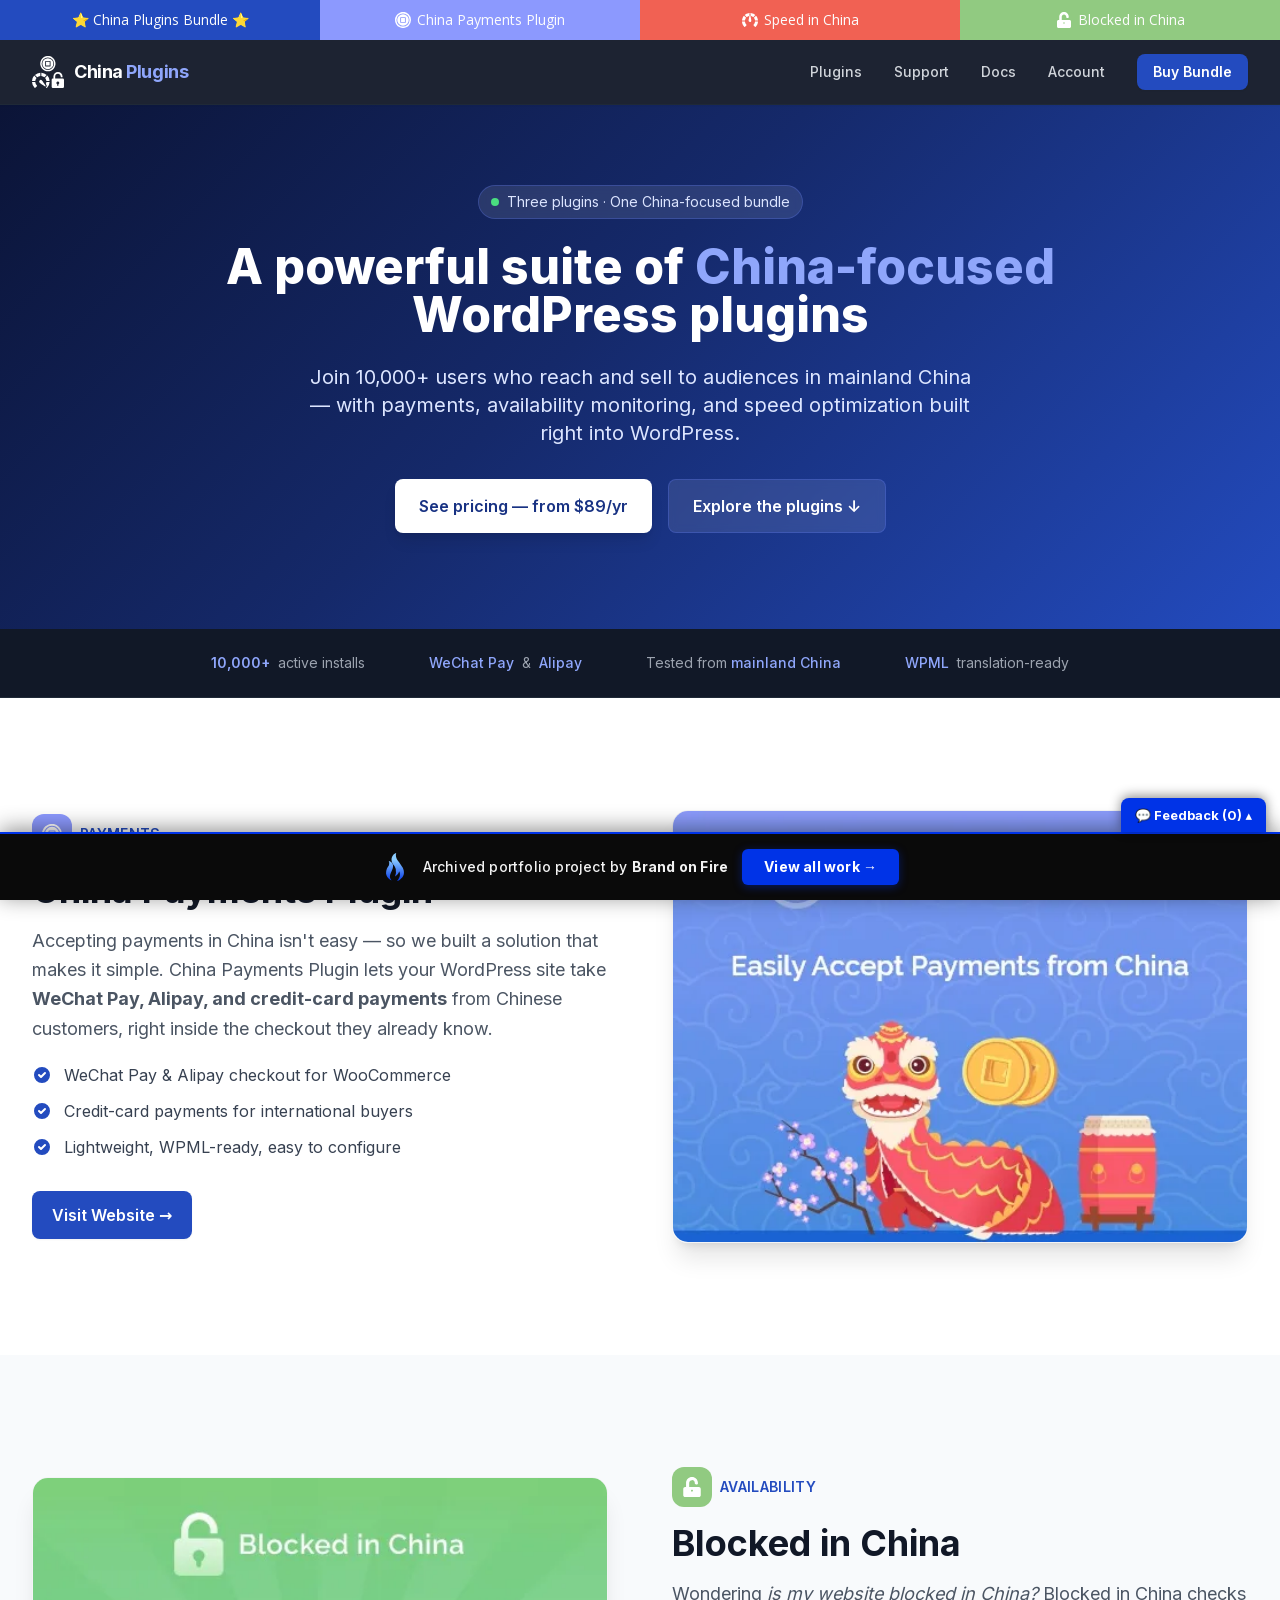
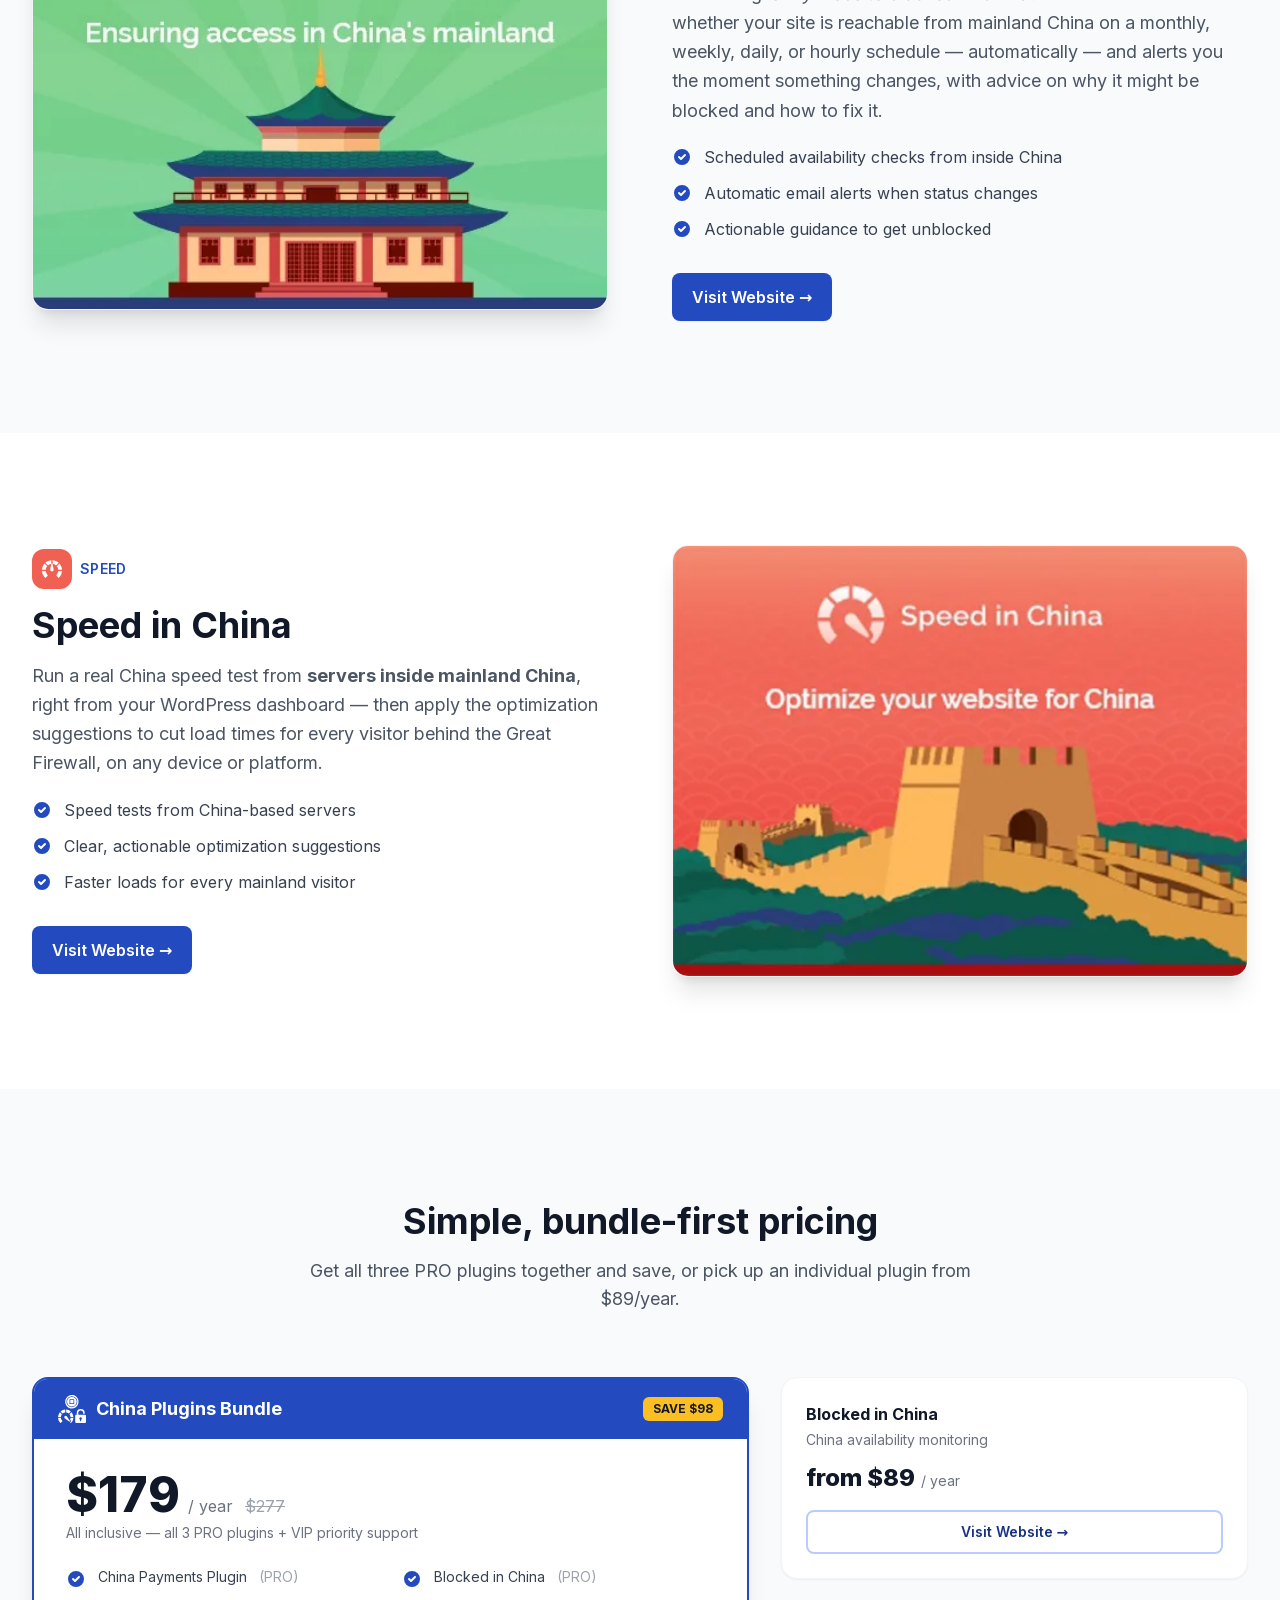
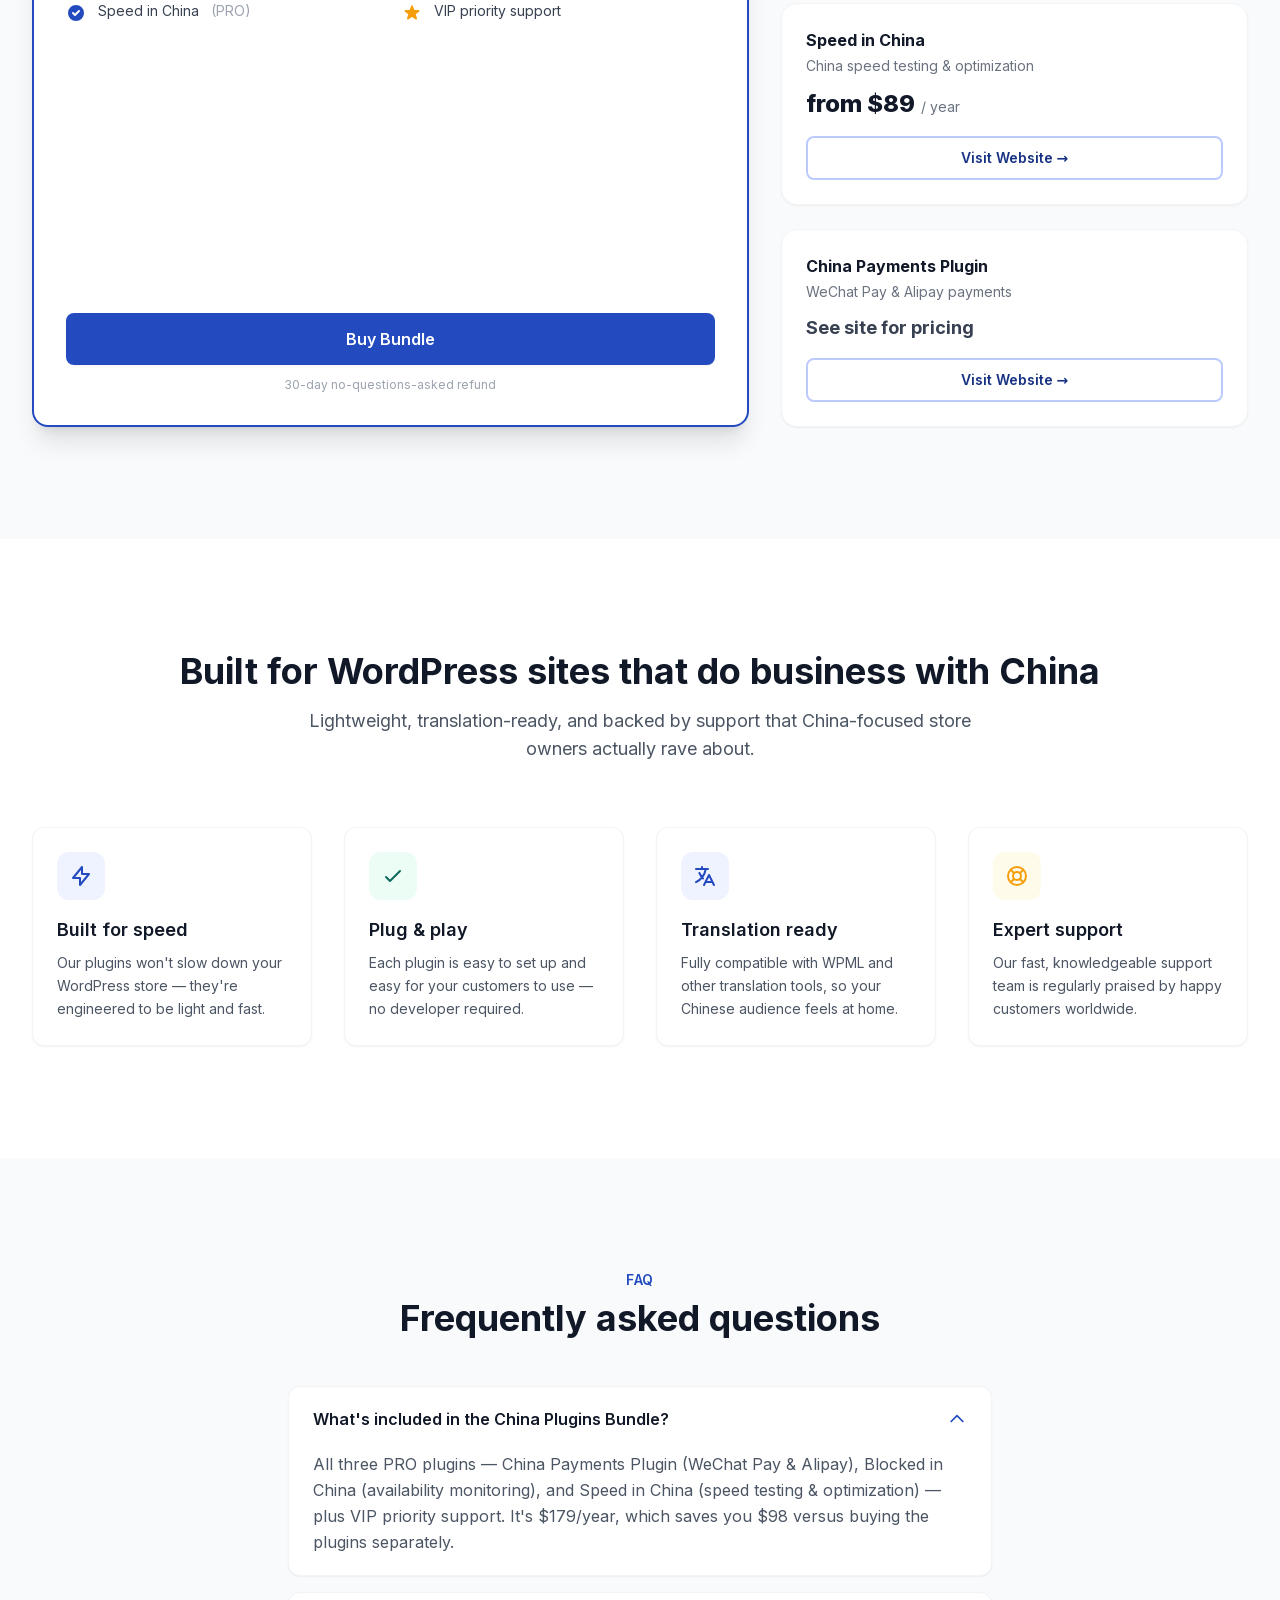
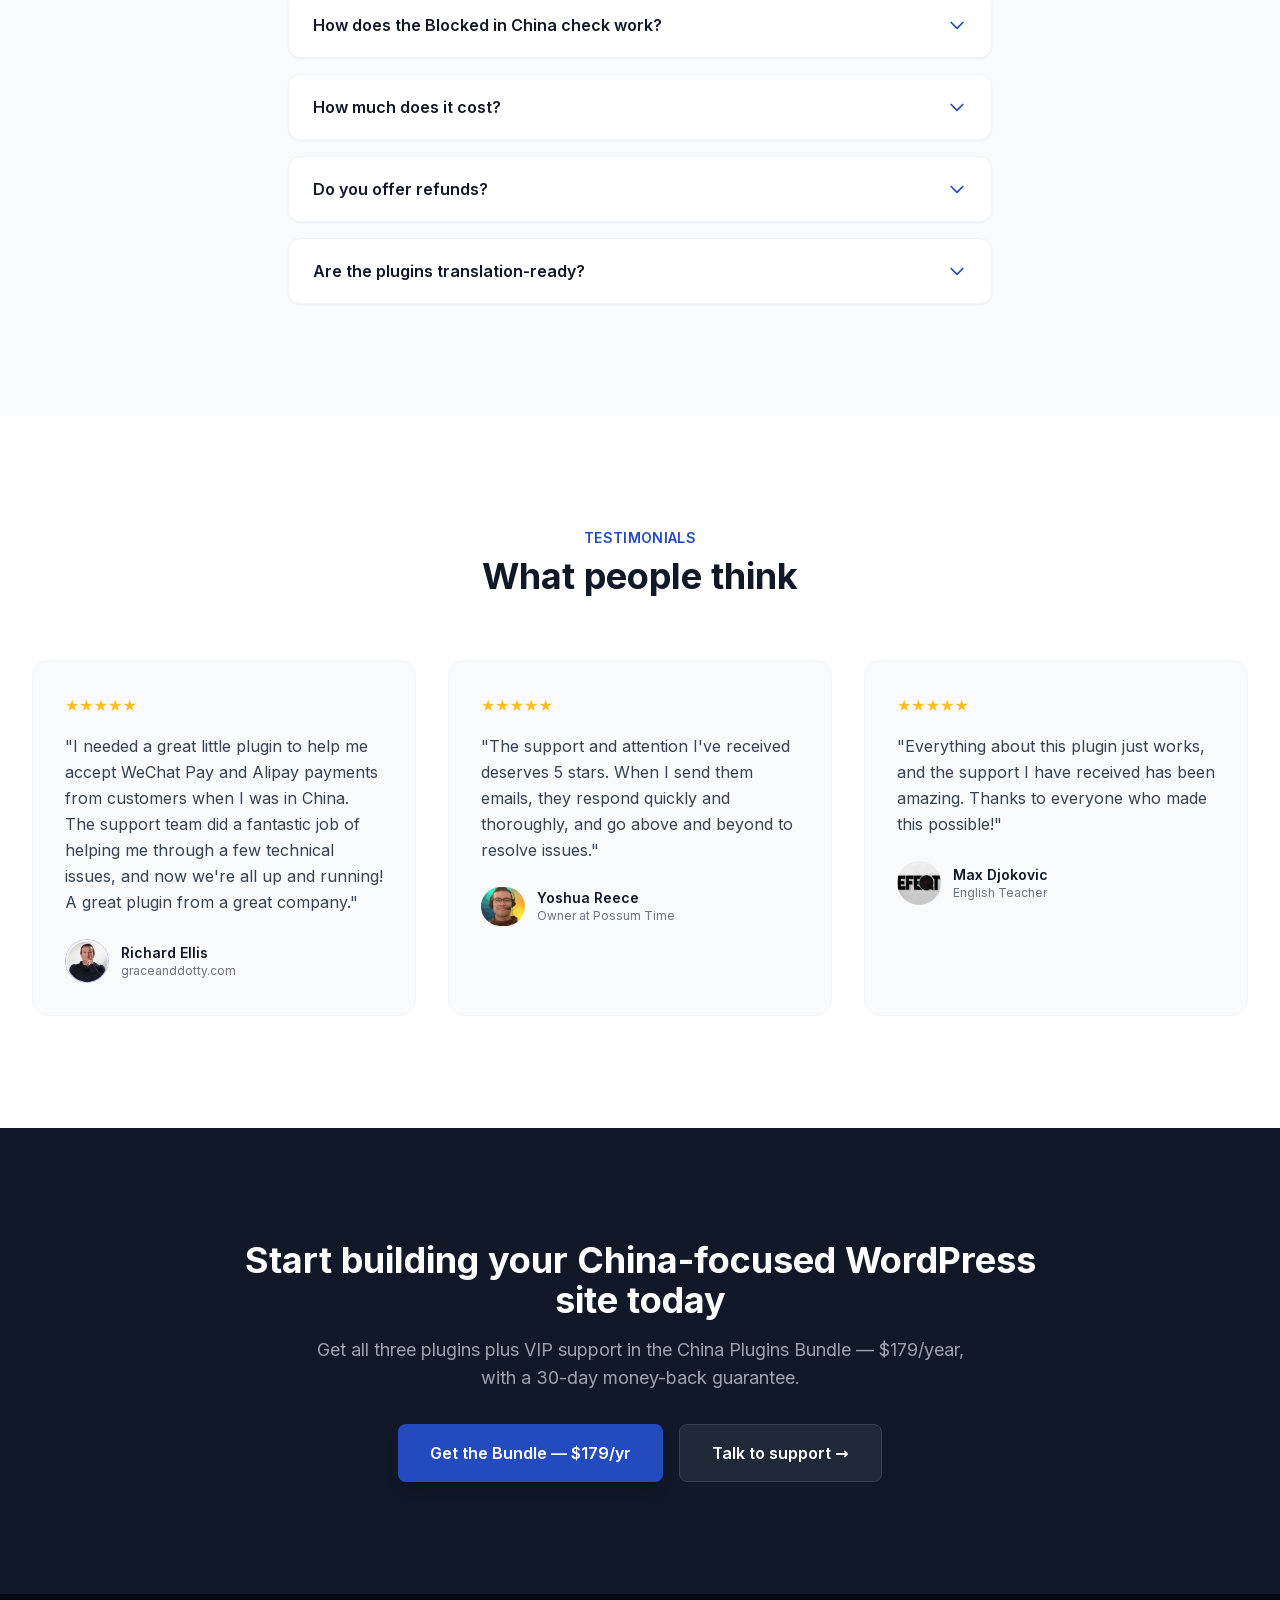
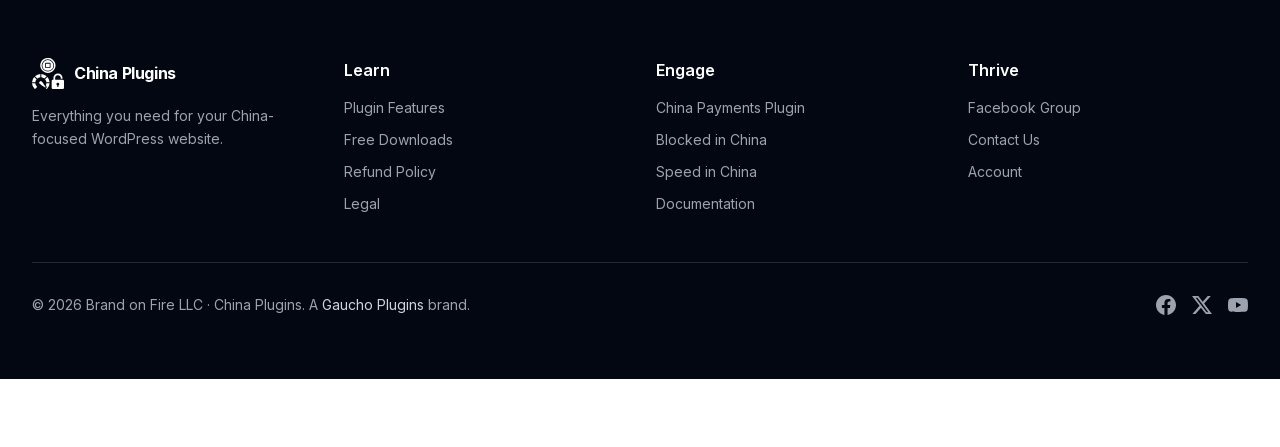
<file: plugins/index.html>
<!doctype html><html lang="en" class="scroll-smooth" data-bofp="0"><head><meta charset="utf-8"><link rel="icon" href="/assets/img/china-plugins-icon.svg" type="image/svg+xml"><link rel="apple-touch-icon" href="/assets/img/china-plugins-icon.svg"><meta name="viewport" content="width=device-width, initial-scale=1"><title>WordPress Plugins for China — Payments, Availability &amp; Speed | China Plugins</title><meta name="description" content="Three China-focused WordPress plugins in one bundle: accept WeChat Pay &amp; Alipay (China Payments Plugin), check if your website is blocked in China, and run a China speed test to optimize loading behind the Great Firewall. Get all three PRO for $179/yr."><meta name="keywords" content="WordPress plugins for China, WeChat Pay Alipay WooCommerce, is my website blocked in China, China speed test WordPress, China-compliant WordPress, China payment gateway, China availability monitoring"><link rel="canonical" href="/plugins/"><meta property="og:type" content="website"><meta property="og:title" content="WordPress Plugins for China — Payments, Availability &amp; Speed"><meta property="og:description" content="A powerful suite of China-focused WordPress plugins — WeChat Pay &amp; Alipay payments, China availability monitoring, and speed optimization — in one money-saving bundle."><meta property="og:url" content="/plugins/"><meta property="og:site_name" content="China Plugins"><meta property="og:image" content="../_a/2f5b2069b75f.webp"><meta name="twitter:card" content="summary_large_image"><meta name="twitter:title" content="WordPress Plugins for China — Payments, Availability &amp; Speed"><meta name="twitter:description" content="Three WordPress plugins for China — WeChat Pay &amp; Alipay payments, availability monitoring, and speed optimization — in one bundle."><meta name="twitter:image" content="../_a/2f5b2069b75f.webp"><link rel="stylesheet" href="../style.css"><style>[data-bofp="1"]{background-color:rgb(255, 255, 255)!important;color:rgb(31, 41, 55)!important}[data-bofp="2"]{background-color:rgba(17, 24, 39, 0.95)!important;color:rgb(31, 41, 55)!important}[data-bofp="3"]{background-color:rgb(17, 24, 39)!important;color:rgb(31, 41, 55)!important}[data-bofp="4"]{background-color:rgb(255, 255, 255)!important;color:rgb(31, 41, 55)!important}[data-bofp="5"]{background-color:rgb(248, 250, 252)!important;color:rgb(31, 41, 55)!important}[data-bofp="6"]{background-color:rgb(255, 255, 255)!important;color:rgb(31, 41, 55)!important}[data-bofp="7"]{background-color:rgb(248, 250, 252)!important;color:rgb(31, 41, 55)!important}[data-bofp="8"]{background-color:rgb(255, 255, 255)!important;color:rgb(31, 41, 55)!important}[data-bofp="9"]{background-color:rgb(35, 75, 191)!important;color:rgb(31, 41, 55)!important}[data-bofp="10"]{background-color:rgb(255, 255, 255)!important;color:rgb(31, 41, 55)!important}[data-bofp="11"]{background-color:rgb(248, 250, 252)!important;color:rgb(31, 41, 55)!important}[data-bofp="12"]{background-color:rgb(255, 255, 255)!important;color:rgb(31, 41, 55)!important}[data-bofp="13"]{background-color:rgb(255, 255, 255)!important;color:rgb(31, 41, 55)!important}[data-bofp="14"]{background-color:rgb(255, 255, 255)!important;color:rgb(31, 41, 55)!important}[data-bofp="15"]{background-color:rgb(255, 255, 255)!important;color:rgb(31, 41, 55)!important}[data-bofp="16"]{background-color:rgb(255, 255, 255)!important;color:rgb(31, 41, 55)!important}[data-bofp="17"]{background-color:rgb(255, 255, 255)!important;color:rgb(31, 41, 55)!important}[data-bofp="18"]{background-color:rgb(17, 24, 39)!important;color:rgb(31, 41, 55)!important}[data-bofp="19"]{background-color:rgb(3, 7, 18)!important;color:rgb(156, 163, 175)!important}</style><meta name="robots" content="noindex, nofollow"><style id="bof-noform">form,form *,fieldset,fieldset *,input,textarea,select,label.fusion-form-label,.wpcf7,.wpcf7 *,.fusion-form,.fusion-form *,.fusion-contact-form,.fusion-contact-form *,.elementor-form,.elementor-form *,.gform_wrapper,.gform_wrapper *,[class*="contact-form"],[class*="contact-form"] *,[id*="contact-form"],[id*="contact-form"] *{pointer-events:none!important;cursor:default!important;-webkit-user-select:none!important;user-select:none!important}</style></head><body class="font-sans text-gray-800 bg-white antialiased" data-bofp="1"><div class="gp-strip"><a href="../index.html" class="gp-s-bundle active">⭐ China Plugins Bundle ⭐</a><a class="gp-s-cpp"><span class="gp-icon"><svg xmlns="http://www.w3.org/2000/svg" viewBox="0 0 55 55"><path fill="#fff" d="M16.8,52.84A27.53,27.53,0,0,1,0,27.5,27.53,27.53,0,0,1,16.8,2.17,27.43,27.43,0,0,1,46.94,8.06a27.47,27.47,0,0,1,0,38.88,27.68,27.68,0,0,1-8.75,5.9,27.58,27.58,0,0,1-21.4,0ZM5,27.5A22.5,22.5,0,1,0,27.5,5,22.52,22.52,0,0,0,5,27.5Zm2.68,0A19.82,19.82,0,1,1,27.5,47.32,19.84,19.84,0,0,1,7.68,27.5Zm10.11-7.88V35.38a1.84,1.84,0,0,0,1.83,1.84H35.38a1.85,1.85,0,0,0,1.84-1.84V19.62a1.85,1.85,0,0,0-1.84-1.84H19.62a1.85,1.85,0,0,0-1.84,1.84h0Zm3.08,14.51V20.87H34.13V34.13Z"></path></svg></span>China Payments Plugin</a><a class="gp-s-sic"><span class="gp-icon"><svg xmlns="http://www.w3.org/2000/svg" viewBox="0 0 75 66"><path fill="#fff" d="M12.547,66a1.055,1.055,0,0,1-.2-.02c-.569-.112-.649-.19-1.17-.7L11,65.116a44.951,44.951,0,0,1-7.673-10.9A34.6,34.6,0,0,1,.5,44.948,37.281,37.281,0,0,1,0,40.433H13.87a24.984,24.984,0,0,0,2.054,7.8,32.464,32.464,0,0,0,4.985,7.153,3.564,3.564,0,0,1,.453,1.259,2.631,2.631,0,0,1-.211,1.2l-7.643,7.767A1.607,1.607,0,0,1,12.547,66Zm50-.01a1.7,1.7,0,0,1-1.039-.484L53.848,57.84a2.621,2.621,0,0,1-.211-1.2,3.552,3.552,0,0,1,.453-1.259,32.411,32.411,0,0,0,4.985-7.153,25.185,25.185,0,0,0,2.054-7.8H75v.01a37.9,37.9,0,0,1-.5,4.5,34.6,34.6,0,0,1-2.831,9.27A44.952,44.952,0,0,1,64,65.116c-.11.106-.2.2-.282.277a1.442,1.442,0,0,1-1.029.586A1.027,1.027,0,0,1,62.542,65.99ZM75,35.889H61.069a23.519,23.519,0,0,0-1.48-6.754,29.844,29.844,0,0,0-3.806-6.386L65.57,12.741l.008.008a36.554,36.554,0,0,1,2.386,2.98,36.3,36.3,0,0,1,4.162,7.328A49.716,49.716,0,0,1,75,35.888Zm-61.069,0H0v-.006A49.8,49.8,0,0,1,2.874,23.056a36.315,36.315,0,0,1,4.162-7.328A35.609,35.609,0,0,1,9.43,12.741l9.788,10.008a29.714,29.714,0,0,0-3.806,6.386,23.751,23.751,0,0,0-1.48,6.753Zm8.487-16.271h0L12.6,9.64l.015-.012a79.218,79.218,0,0,1,6.541-4.654A30.831,30.831,0,0,1,23.9,2.64,38.621,38.621,0,0,1,29.85.829,53.184,53.184,0,0,1,35.378,0V4.8a4.075,4.075,0,0,0-.3.921c-.03.157-.751,3.892-1.642,8.6a18.535,18.535,0,0,0-4.528,1.214,31.123,31.123,0,0,0-6.494,4.083Zm30.241,0h0a31.148,31.148,0,0,0-6.495-4.083,18.493,18.493,0,0,0-4.4-1.2C40.8,9.557,40.007,5.809,40,5.771a4.157,4.157,0,0,0-.3-1.078V0h.016a53.828,53.828,0,0,1,5.512.828A38.585,38.585,0,0,1,51.179,2.64a30.8,30.8,0,0,1,4.743,2.333A79.869,79.869,0,0,1,62.477,9.64L52.66,19.618Z"></path><path fill="#fff" d="M24.431,24.4a2.1,2.1,0,0,0,.485-1.524,3.069,3.069,0,0,0-.5-1.326S11.9,2.959,10.866,1.926A6.775,6.775,0,0,0,9.183.6S4.41-1.286,1.672,1.639.382,8.481.382,8.481s-.011.42,1.348,2.2,19.79,13.7,19.79,13.7a3.088,3.088,0,0,0,1.349.592A2.1,2.1,0,0,0,24.431,24.4Z" transform="translate(37.287 44.82) rotate(-135)"></path></svg></span>Speed in China</a><a class="gp-s-bic"><span class="gp-icon"><svg xmlns="http://www.w3.org/2000/svg" viewBox="0 0 448 512"><path fill="#fff" d="M400 256H152V152.9c0-39.6 31.7-72.5 71.3-72.9 40-.4 72.7 32.1 72.7 72v16c0 13.3 10.7 24 24 24h32c13.3 0 24-10.7 24-24v-16C376 68 307.5 0 223.5 0 139.5 0 72 68 72 152v104H48c-26.5 0-48 21.5-48 48v160c0 26.5 21.5 48 48 48h352c26.5 0 48-21.5 48-48V304c0-26.5-21.5-48-48-48zm-176 120c-13.3 0-24-10.7-24-24s10.7-24 24-24 24 10.7 24 24-10.7 24-24 24z"></path></svg></span>Blocked in China</a></div><header class="sticky top-0 z-50 bg-gray-900/95 backdrop-blur-sm border-b border-gray-800 shadow-sm" data-bofp="2"><nav class="max-w-7xl mx-auto px-4 sm:px-6 lg:px-8"><div class="flex items-center justify-between h-16"><a href="../index.html" class="flex items-center gap-2.5" aria-label="China Plugins home"><img src="../_a/6067b7dea1ad.svg" alt="China Plugins" class="w-8 h-8" decoding="sync"><span class="text-lg font-bold text-white tracking-tight">China <span class="text-brand-300">Plugins</span></span></a><div class="hidden md:flex items-center gap-8"><a href="../plugins/index.html" class="text-sm font-medium text-gray-300 hover:text-brand-300 transition-colors">Plugins</a><a href="../support/index.html" class="text-sm font-medium text-gray-300 hover:text-brand-300 transition-colors">Support</a><a href="../docs/index.html" class="text-sm font-medium text-gray-300 hover:text-brand-300 transition-colors">Docs</a><a target="_blank" rel="noopener" class="text-sm font-medium text-gray-300 hover:text-brand-300 transition-colors">Account</a><a href="#" class="buy-bundle inline-flex items-center px-4 py-2 bg-brand-500 text-white text-sm font-semibold rounded-lg hover:bg-brand-600 transition-colors shadow-sm">Buy Bundle</a></div><button id="mobile-menu-btn" class="md:hidden p-2 text-gray-300 hover:text-brand-300" aria-label="Toggle menu"><svg class="w-6 h-6" fill="none" stroke="currentColor" viewBox="0 0 24 24"><path stroke-linecap="round" stroke-linejoin="round" stroke-width="2" d="M4 6h16M4 12h16M4 18h16"></path></svg></button></div><div id="mobile-menu" class="hidden md:hidden pb-4"><div class="flex flex-col gap-3"><a href="../plugins/index.html" class="text-sm font-medium text-gray-300 hover:text-brand-300 py-1">Plugins</a><a href="../support/index.html" class="text-sm font-medium text-gray-300 hover:text-brand-300 py-1">Support</a><a href="../docs/index.html" class="text-sm font-medium text-gray-300 hover:text-brand-300 py-1">Docs</a><a target="_blank" rel="noopener" class="text-sm font-medium text-gray-300 hover:text-brand-300 py-1">Account</a><a href="#" class="buy-bundle inline-flex items-center justify-center w-full px-4 py-2 bg-brand-500 text-white text-sm font-semibold rounded-lg mt-2">Buy Bundle</a></div></div></nav></header><main><section class="gradient-hero pt-16 pb-20 lg:pt-20 lg:pb-24"><div class="max-w-7xl mx-auto px-4 sm:px-6 lg:px-8 text-center fade-in"><p class="inline-flex items-center gap-2 px-3 py-1.5 bg-white/10 rounded-full text-sm text-brand-100 mb-6 backdrop-blur-sm border border-brand-400/30"><span class="w-2 h-2 rounded-full bg-green-400 pulse-dot"></span>Three plugins · One China-focused bundle</p><h1 class="text-4xl sm:text-5xl lg:text-6xl font-extrabold text-white leading-tight mb-6 max-w-4xl mx-auto">A powerful suite of <span class="text-brand-300">China-focused</span> WordPress plugins</h1><p class="text-lg lg:text-xl text-brand-100 mb-8 max-w-2xl mx-auto leading-relaxed">Join 10,000+ users who reach and sell to audiences in mainland China — with payments, availability monitoring, and speed optimization built right into WordPress.</p><div class="flex flex-col sm:flex-row gap-4 justify-center"><a href="#pricing" class="inline-flex items-center justify-center px-6 py-3.5 bg-white text-brand-700 font-semibold rounded-lg hover:bg-gray-100 transition-colors shadow-lg text-base">See pricing — from $89/yr</a><a href="#products" class="inline-flex items-center justify-center px-6 py-3.5 bg-white/10 text-white font-semibold rounded-lg hover:bg-white/20 transition-colors border border-brand-400/30 text-base backdrop-blur-sm">Explore the plugins ↓</a></div></div></section><section class="bg-gray-900 border-b border-gray-800 py-6" data-bofp="3"><div class="max-w-7xl mx-auto px-4 sm:px-6 lg:px-8"><div class="flex flex-wrap items-center justify-center gap-6 lg:gap-16 text-sm text-gray-400"><div class="flex items-center gap-2"><span class="text-brand-300 font-semibold">10,000+</span> active installs</div><div class="flex items-center gap-2"><span class="text-brand-300 font-medium">WeChat Pay</span> &amp; <span class="text-brand-300 font-medium">Alipay</span></div><div>Tested from <span class="text-brand-300 font-medium">mainland China</span></div><div class="flex items-center gap-2"><span class="text-brand-300 font-medium">WPML</span> translation-ready</div></div></div></section><section class="py-20 lg:py-28 bg-white" id="products" data-bofp="4"><div class="max-w-7xl mx-auto px-4 sm:px-6 lg:px-8"><div class="grid lg:grid-cols-2 gap-12 lg:gap-16 items-center"><div><div class="inline-flex items-center gap-2 mb-4"><span class="w-10 h-10 rounded-xl flex items-center justify-center" style="background:#8C99FE"><svg class="w-5 h-5" fill="#fff" viewBox="0 0 55 55"><path fill="#fff" d="M16.8,52.84A27.53,27.53,0,0,1,0,27.5,27.53,27.53,0,0,1,16.8,2.17,27.43,27.43,0,0,1,46.94,8.06a27.47,27.47,0,0,1,0,38.88,27.68,27.68,0,0,1-8.75,5.9,27.58,27.58,0,0,1-21.4,0ZM5,27.5A22.5,22.5,0,1,0,27.5,5,22.52,22.52,0,0,0,5,27.5Zm2.68,0A19.82,19.82,0,1,1,27.5,47.32,19.84,19.84,0,0,1,7.68,27.5Zm10.11-7.88V35.38a1.84,1.84,0,0,0,1.83,1.84H35.38a1.85,1.85,0,0,0,1.84-1.84V19.62a1.85,1.85,0,0,0-1.84-1.84H19.62a1.85,1.85,0,0,0-1.84,1.84h0Zm3.08,14.51V20.87H34.13V34.13Z"></path></svg></span><span class="text-sm font-semibold text-brand-500 uppercase tracking-wide">Payments</span></div><h2 class="text-3xl sm:text-4xl font-bold text-gray-900 mb-4">China Payments Plugin</h2><p class="text-lg text-gray-600 leading-relaxed mb-5">Accepting payments in China isn't easy — so we built a solution that makes it simple. China Payments Plugin lets your WordPress site take <strong>WeChat Pay, Alipay, and credit-card payments</strong> from Chinese customers, right inside the checkout they already know.</p><ul class="space-y-3 mb-8"><li class="flex items-start gap-3 text-gray-700"><svg class="w-5 h-5 text-brand-500 flex-shrink-0 mt-0.5" fill="currentColor" viewBox="0 0 20 20"><path fill-rule="evenodd" d="M10 18a8 8 0 100-16 8 8 0 000 16zm3.707-9.293a1 1 0 00-1.414-1.414L9 10.586 7.707 9.293a1 1 0 00-1.414 1.414l2 2a1 1 0 001.414 0l4-4z" clip-rule="evenodd"></path></svg>WeChat Pay &amp; Alipay checkout for WooCommerce</li><li class="flex items-start gap-3 text-gray-700"><svg class="w-5 h-5 text-brand-500 flex-shrink-0 mt-0.5" fill="currentColor" viewBox="0 0 20 20"><path fill-rule="evenodd" d="M10 18a8 8 0 100-16 8 8 0 000 16zm3.707-9.293a1 1 0 00-1.414-1.414L9 10.586 7.707 9.293a1 1 0 00-1.414 1.414l2 2a1 1 0 001.414 0l4-4z" clip-rule="evenodd"></path></svg>Credit-card payments for international buyers</li><li class="flex items-start gap-3 text-gray-700"><svg class="w-5 h-5 text-brand-500 flex-shrink-0 mt-0.5" fill="currentColor" viewBox="0 0 20 20"><path fill-rule="evenodd" d="M10 18a8 8 0 100-16 8 8 0 000 16zm3.707-9.293a1 1 0 00-1.414-1.414L9 10.586 7.707 9.293a1 1 0 00-1.414 1.414l2 2a1 1 0 001.414 0l4-4z" clip-rule="evenodd"></path></svg>Lightweight, WPML-ready, easy to configure</li></ul><a target="_blank" rel="noopener" class="inline-flex items-center px-5 py-3 bg-brand-500 text-white font-semibold rounded-lg hover:bg-brand-600 transition-colors shadow-sm">Visit Website →</a></div><div><img src="../_a/2f5b2069b75f.webp" alt="China Payments Plugin — WeChat Pay and Alipay checkout inside a WordPress store" width="640" height="400" class="w-full rounded-2xl shadow-xl border border-gray-100" decoding="sync"></div></div></div></section><section class="py-20 lg:py-28 bg-surface-50" data-bofp="5"><div class="max-w-7xl mx-auto px-4 sm:px-6 lg:px-8"><div class="grid lg:grid-cols-2 gap-12 lg:gap-16 items-center"><div class="order-2 lg:order-1"><img src="../_a/512d75eb6cff.webp" alt="Blocked in China — testing WordPress site availability across mainland China regions" width="640" height="400" class="w-full rounded-2xl shadow-xl border border-gray-100" decoding="sync"></div><div class="order-1 lg:order-2"><div class="inline-flex items-center gap-2 mb-4"><span class="w-10 h-10 rounded-xl flex items-center justify-center" style="background:#91CA81"><svg class="w-5 h-5" fill="#fff" viewBox="0 0 448 512"><path fill="#fff" d="M400 256H152V152.9c0-39.6 31.7-72.5 71.3-72.9 40-.4 72.7 32.1 72.7 72v16c0 13.3 10.7 24 24 24h32c13.3 0 24-10.7 24-24v-16C376 68 307.5 0 223.5 0 139.5 0 72 68 72 152v104H48c-26.5 0-48 21.5-48 48v160c0 26.5 21.5 48 48 48h352c26.5 0 48-21.5 48-48V304c0-26.5-21.5-48-48-48zm-176 120c-13.3 0-24-10.7-24-24s10.7-24 24-24 24 10.7 24 24-10.7 24-24 24z"></path></svg></span><span class="text-sm font-semibold text-brand-500 uppercase tracking-wide">Availability</span></div><h2 class="text-3xl sm:text-4xl font-bold text-gray-900 mb-4">Blocked in China</h2><p class="text-lg text-gray-600 leading-relaxed mb-5">Wondering <em>is my website blocked in China?</em> Blocked in China checks whether your site is reachable from mainland China on a monthly, weekly, daily, or hourly schedule — automatically — and alerts you the moment something changes, with advice on why it might be blocked and how to fix it.</p><ul class="space-y-3 mb-8"><li class="flex items-start gap-3 text-gray-700"><svg class="w-5 h-5 text-brand-500 flex-shrink-0 mt-0.5" fill="currentColor" viewBox="0 0 20 20"><path fill-rule="evenodd" d="M10 18a8 8 0 100-16 8 8 0 000 16zm3.707-9.293a1 1 0 00-1.414-1.414L9 10.586 7.707 9.293a1 1 0 00-1.414 1.414l2 2a1 1 0 001.414 0l4-4z" clip-rule="evenodd"></path></svg>Scheduled availability checks from inside China</li><li class="flex items-start gap-3 text-gray-700"><svg class="w-5 h-5 text-brand-500 flex-shrink-0 mt-0.5" fill="currentColor" viewBox="0 0 20 20"><path fill-rule="evenodd" d="M10 18a8 8 0 100-16 8 8 0 000 16zm3.707-9.293a1 1 0 00-1.414-1.414L9 10.586 7.707 9.293a1 1 0 00-1.414 1.414l2 2a1 1 0 001.414 0l4-4z" clip-rule="evenodd"></path></svg>Automatic email alerts when status changes</li><li class="flex items-start gap-3 text-gray-700"><svg class="w-5 h-5 text-brand-500 flex-shrink-0 mt-0.5" fill="currentColor" viewBox="0 0 20 20"><path fill-rule="evenodd" d="M10 18a8 8 0 100-16 8 8 0 000 16zm3.707-9.293a1 1 0 00-1.414-1.414L9 10.586 7.707 9.293a1 1 0 00-1.414 1.414l2 2a1 1 0 001.414 0l4-4z" clip-rule="evenodd"></path></svg>Actionable guidance to get unblocked</li></ul><a target="_blank" rel="noopener" class="inline-flex items-center px-5 py-3 bg-brand-500 text-white font-semibold rounded-lg hover:bg-brand-600 transition-colors shadow-sm">Visit Website →</a></div></div></div></section><section class="py-20 lg:py-28 bg-white" data-bofp="6"><div class="max-w-7xl mx-auto px-4 sm:px-6 lg:px-8"><div class="grid lg:grid-cols-2 gap-12 lg:gap-16 items-center"><div><div class="inline-flex items-center gap-2 mb-4"><span class="w-10 h-10 rounded-xl flex items-center justify-center" style="background:#F16153"><svg class="w-5 h-5" fill="#fff" viewBox="0 0 75 66"><path fill="#fff" d="M12.547,66a1.055,1.055,0,0,1-.2-.02c-.569-.112-.649-.19-1.17-.7L11,65.116a44.951,44.951,0,0,1-7.673-10.9A34.6,34.6,0,0,1,.5,44.948,37.281,37.281,0,0,1,0,40.433H13.87a24.984,24.984,0,0,0,2.054,7.8,32.464,32.464,0,0,0,4.985,7.153,3.564,3.564,0,0,1,.453,1.259,2.631,2.631,0,0,1-.211,1.2l-7.643,7.767A1.607,1.607,0,0,1,12.547,66Zm50-.01a1.7,1.7,0,0,1-1.039-.484L53.848,57.84a2.621,2.621,0,0,1-.211-1.2,3.552,3.552,0,0,1,.453-1.259,32.411,32.411,0,0,0,4.985-7.153,25.185,25.185,0,0,0,2.054-7.8H75v.01a37.9,37.9,0,0,1-.5,4.5,34.6,34.6,0,0,1-2.831,9.27A44.952,44.952,0,0,1,64,65.116c-.11.106-.2.2-.282.277a1.442,1.442,0,0,1-1.029.586A1.027,1.027,0,0,1,62.542,65.99ZM75,35.889H61.069a23.519,23.519,0,0,0-1.48-6.754,29.844,29.844,0,0,0-3.806-6.386L65.57,12.741l.008.008a36.554,36.554,0,0,1,2.386,2.98,36.3,36.3,0,0,1,4.162,7.328A49.716,49.716,0,0,1,75,35.888Zm-61.069,0H0v-.006A49.8,49.8,0,0,1,2.874,23.056a36.315,36.315,0,0,1,4.162-7.328A35.609,35.609,0,0,1,9.43,12.741l9.788,10.008a29.714,29.714,0,0,0-3.806,6.386,23.751,23.751,0,0,0-1.48,6.753Zm8.487-16.271h0L12.6,9.64l.015-.012a79.218,79.218,0,0,1,6.541-4.654A30.831,30.831,0,0,1,23.9,2.64,38.621,38.621,0,0,1,29.85.829,53.184,53.184,0,0,1,35.378,0V4.8a4.075,4.075,0,0,0-.3.921c-.03.157-.751,3.892-1.642,8.6a18.535,18.535,0,0,0-4.528,1.214,31.123,31.123,0,0,0-6.494,4.083Zm30.241,0h0a31.148,31.148,0,0,0-6.495-4.083,18.493,18.493,0,0,0-4.4-1.2C40.8,9.557,40.007,5.809,40,5.771a4.157,4.157,0,0,0-.3-1.078V0h.016a53.828,53.828,0,0,1,5.512.828A38.585,38.585,0,0,1,51.179,2.64a30.8,30.8,0,0,1,4.743,2.333A79.869,79.869,0,0,1,62.477,9.64L52.66,19.618Z"></path><path fill="#fff" d="M24.431,24.4a2.1,2.1,0,0,0,.485-1.524,3.069,3.069,0,0,0-.5-1.326S11.9,2.959,10.866,1.926A6.775,6.775,0,0,0,9.183.6S4.41-1.286,1.672,1.639.382,8.481.382,8.481s-.011.42,1.348,2.2,19.79,13.7,19.79,13.7a3.088,3.088,0,0,0,1.349.592A2.1,2.1,0,0,0,24.431,24.4Z" transform="translate(37.287 44.82) rotate(-135)"></path></svg></span><span class="text-sm font-semibold text-brand-500 uppercase tracking-wide">Speed</span></div><h2 class="text-3xl sm:text-4xl font-bold text-gray-900 mb-4">Speed in China</h2><p class="text-lg text-gray-600 leading-relaxed mb-5">Run a real China speed test from <strong>servers inside mainland China</strong>, right from your WordPress dashboard — then apply the optimization suggestions to cut load times for every visitor behind the Great Firewall, on any device or platform.</p><ul class="space-y-3 mb-8"><li class="flex items-start gap-3 text-gray-700"><svg class="w-5 h-5 text-brand-500 flex-shrink-0 mt-0.5" fill="currentColor" viewBox="0 0 20 20"><path fill-rule="evenodd" d="M10 18a8 8 0 100-16 8 8 0 000 16zm3.707-9.293a1 1 0 00-1.414-1.414L9 10.586 7.707 9.293a1 1 0 00-1.414 1.414l2 2a1 1 0 001.414 0l4-4z" clip-rule="evenodd"></path></svg>Speed tests from China-based servers</li><li class="flex items-start gap-3 text-gray-700"><svg class="w-5 h-5 text-brand-500 flex-shrink-0 mt-0.5" fill="currentColor" viewBox="0 0 20 20"><path fill-rule="evenodd" d="M10 18a8 8 0 100-16 8 8 0 000 16zm3.707-9.293a1 1 0 00-1.414-1.414L9 10.586 7.707 9.293a1 1 0 00-1.414 1.414l2 2a1 1 0 001.414 0l4-4z" clip-rule="evenodd"></path></svg>Clear, actionable optimization suggestions</li><li class="flex items-start gap-3 text-gray-700"><svg class="w-5 h-5 text-brand-500 flex-shrink-0 mt-0.5" fill="currentColor" viewBox="0 0 20 20"><path fill-rule="evenodd" d="M10 18a8 8 0 100-16 8 8 0 000 16zm3.707-9.293a1 1 0 00-1.414-1.414L9 10.586 7.707 9.293a1 1 0 00-1.414 1.414l2 2a1 1 0 001.414 0l4-4z" clip-rule="evenodd"></path></svg>Faster loads for every mainland visitor</li></ul><a target="_blank" rel="noopener" class="inline-flex items-center px-5 py-3 bg-brand-500 text-white font-semibold rounded-lg hover:bg-brand-600 transition-colors shadow-sm">Visit Website →</a></div><div><img src="../_a/c743f02523ca.webp" alt="Speed in China — WordPress speed test results measured from mainland China servers" width="640" height="400" class="w-full rounded-2xl shadow-xl border border-gray-100" decoding="sync"></div></div></div></section><section class="py-20 lg:py-28 bg-surface-50" id="pricing" data-bofp="7"><div class="max-w-7xl mx-auto px-4 sm:px-6 lg:px-8"><div class="text-center mb-16"><h2 class="text-3xl sm:text-4xl font-bold text-gray-900 mb-4">Simple, bundle-first pricing</h2><p class="text-lg text-gray-600 max-w-2xl mx-auto">Get all three PRO plugins together and save, or pick up an individual plugin from $89/year.</p></div><div class="grid lg:grid-cols-5 gap-8 items-stretch"><div class="lg:col-span-3 bg-white rounded-2xl shadow-xl border-2 border-brand-500 overflow-hidden flex flex-col" data-bofp="8"><div class="bg-brand-500 px-6 py-4 flex items-center justify-between" data-bofp="9"><div class="flex items-center gap-2.5"><img src="../_a/6067b7dea1ad.svg" alt="" class="w-7 h-7" decoding="sync"><span class="text-white font-bold text-lg">China Plugins Bundle</span></div><span class="px-2.5 py-1 rounded-md text-xs font-bold bg-gold-400 text-gray-900">SAVE $98</span></div><div class="p-7 sm:p-8 flex flex-col flex-grow"><div class="flex items-baseline gap-2 mb-1"><span class="text-5xl font-extrabold text-gray-900">$179</span><span class="text-gray-500">/ year</span><span class="text-gray-400 line-through ml-1">$277</span></div><p class="text-sm text-gray-500 mb-6">All inclusive — all 3 PRO plugins + VIP priority support</p><div class="grid sm:grid-cols-2 gap-x-6 gap-y-3 mb-7"><div class="flex items-start gap-3 text-sm text-gray-700"><svg class="w-5 h-5 text-brand-500 flex-shrink-0 mt-0.5" fill="currentColor" viewBox="0 0 20 20"><path fill-rule="evenodd" d="M10 18a8 8 0 100-16 8 8 0 000 16zm3.707-9.293a1 1 0 00-1.414-1.414L9 10.586 7.707 9.293a1 1 0 00-1.414 1.414l2 2a1 1 0 001.414 0l4-4z" clip-rule="evenodd"></path></svg>China Payments Plugin <span class="text-gray-400">(PRO)</span></div><div class="flex items-start gap-3 text-sm text-gray-700"><svg class="w-5 h-5 text-brand-500 flex-shrink-0 mt-0.5" fill="currentColor" viewBox="0 0 20 20"><path fill-rule="evenodd" d="M10 18a8 8 0 100-16 8 8 0 000 16zm3.707-9.293a1 1 0 00-1.414-1.414L9 10.586 7.707 9.293a1 1 0 00-1.414 1.414l2 2a1 1 0 001.414 0l4-4z" clip-rule="evenodd"></path></svg>Blocked in China <span class="text-gray-400">(PRO)</span></div><div class="flex items-start gap-3 text-sm text-gray-700"><svg class="w-5 h-5 text-brand-500 flex-shrink-0 mt-0.5" fill="currentColor" viewBox="0 0 20 20"><path fill-rule="evenodd" d="M10 18a8 8 0 100-16 8 8 0 000 16zm3.707-9.293a1 1 0 00-1.414-1.414L9 10.586 7.707 9.293a1 1 0 00-1.414 1.414l2 2a1 1 0 001.414 0l4-4z" clip-rule="evenodd"></path></svg>Speed in China <span class="text-gray-400">(PRO)</span></div><div class="flex items-start gap-3 text-sm text-gray-700"><svg class="w-5 h-5 text-gold-500 flex-shrink-0 mt-0.5" fill="currentColor" viewBox="0 0 20 20"><path d="M9.049 2.927c.3-.921 1.603-.921 1.902 0l1.07 3.292a1 1 0 00.95.69h3.462c.969 0 1.371 1.24.588 1.81l-2.8 2.034a1 1 0 00-.364 1.118l1.07 3.292c.3.921-.755 1.688-1.54 1.118l-2.8-2.034a1 1 0 00-1.175 0l-2.8 2.034c-.784.57-1.838-.197-1.539-1.118l1.07-3.292a1 1 0 00-.364-1.118L2.98 8.72c-.783-.57-.38-1.81.588-1.81h3.461a1 1 0 00.951-.69l1.07-3.292z"></path></svg>VIP priority support</div></div><div class="mt-auto"><a href="#" class="buy-bundle block w-full text-center px-6 py-3.5 bg-brand-500 text-white font-semibold rounded-lg hover:bg-brand-600 transition-colors shadow-sm text-base">Buy Bundle</a><p class="text-center text-xs text-gray-400 mt-3">30-day no-questions-asked refund</p></div></div></div><div class="lg:col-span-2 flex flex-col gap-6"><div class="bg-white rounded-2xl border border-gray-100 shadow-sm p-6 flex flex-col flex-grow"><h3 class="text-base font-bold text-gray-900 mb-1">Blocked in China</h3><p class="text-sm text-gray-500 mb-3">China availability monitoring</p><div class="flex items-baseline gap-1.5 mb-4"><span class="text-2xl font-extrabold text-gray-900">from $89</span><span class="text-gray-500 text-sm">/ year</span></div><a target="_blank" rel="noopener" class="mt-auto inline-flex items-center justify-center w-full px-4 py-2.5 border-2 border-brand-200 text-brand-700 text-sm font-semibold rounded-lg hover:bg-brand-50 transition-colors">Visit Website →</a></div><div class="bg-white rounded-2xl border border-gray-100 shadow-sm p-6 flex flex-col flex-grow"><h3 class="text-base font-bold text-gray-900 mb-1">Speed in China</h3><p class="text-sm text-gray-500 mb-3">China speed testing &amp; optimization</p><div class="flex items-baseline gap-1.5 mb-4"><span class="text-2xl font-extrabold text-gray-900">from $89</span><span class="text-gray-500 text-sm">/ year</span></div><a target="_blank" rel="noopener" class="mt-auto inline-flex items-center justify-center w-full px-4 py-2.5 border-2 border-brand-200 text-brand-700 text-sm font-semibold rounded-lg hover:bg-brand-50 transition-colors">Visit Website →</a></div><div class="bg-white rounded-2xl border border-gray-100 shadow-sm p-6 flex flex-col flex-grow"><h3 class="text-base font-bold text-gray-900 mb-1">China Payments Plugin</h3><p class="text-sm text-gray-500 mb-3">WeChat Pay &amp; Alipay payments</p><div class="flex items-baseline gap-1.5 mb-4"><span class="text-lg font-bold text-gray-700">See site for pricing</span></div><a target="_blank" rel="noopener" class="mt-auto inline-flex items-center justify-center w-full px-4 py-2.5 border-2 border-brand-200 text-brand-700 text-sm font-semibold rounded-lg hover:bg-brand-50 transition-colors">Visit Website →</a></div></div></div></div></section><section class="py-20 lg:py-28 bg-white" data-bofp="10"><div class="max-w-7xl mx-auto px-4 sm:px-6 lg:px-8"><div class="text-center mb-16"><h2 class="text-3xl sm:text-4xl font-bold text-gray-900 mb-4">Built for WordPress sites that do business with China</h2><p class="text-lg text-gray-600 max-w-2xl mx-auto">Lightweight, translation-ready, and backed by support that China-focused store owners actually rave about.</p></div><div class="grid sm:grid-cols-2 lg:grid-cols-4 gap-6 lg:gap-8"><div class="bg-white rounded-xl p-6 border border-gray-100 card-hover shadow-sm"><div class="w-12 h-12 bg-brand-50 rounded-xl flex items-center justify-center mb-4"><svg class="w-6 h-6 text-brand-500" fill="none" stroke="currentColor" viewBox="0 0 24 24"><path stroke-linecap="round" stroke-linejoin="round" stroke-width="2" d="M13 10V3L4 14h7v7l9-11h-7z"></path></svg></div><h3 class="text-lg font-semibold text-gray-900 mb-2">Built for speed</h3><p class="text-gray-600 text-sm leading-relaxed">Our plugins won't slow down your WordPress store — they're engineered to be light and fast.</p></div><div class="bg-white rounded-xl p-6 border border-gray-100 card-hover shadow-sm"><div class="w-12 h-12 bg-teal-50 rounded-xl flex items-center justify-center mb-4"><svg class="w-6 h-6 text-teal-500" fill="none" stroke="currentColor" viewBox="0 0 24 24"><path stroke-linecap="round" stroke-linejoin="round" stroke-width="2" d="M5 13l4 4L19 7"></path></svg></div><h3 class="text-lg font-semibold text-gray-900 mb-2">Plug &amp; play</h3><p class="text-gray-600 text-sm leading-relaxed">Each plugin is easy to set up and easy for your customers to use — no developer required.</p></div><div class="bg-white rounded-xl p-6 border border-gray-100 card-hover shadow-sm"><div class="w-12 h-12 bg-brand-50 rounded-xl flex items-center justify-center mb-4"><svg class="w-6 h-6 text-brand-500" fill="none" stroke="currentColor" viewBox="0 0 24 24"><path stroke-linecap="round" stroke-linejoin="round" stroke-width="2" d="M3 5h12M9 3v2m1.048 9.5A18.022 18.022 0 016.412 9m6.088 9h7M11 21l5-10 5 10M12.751 5C11.783 10.77 8.07 15.61 3 18.129"></path></svg></div><h3 class="text-lg font-semibold text-gray-900 mb-2">Translation ready</h3><p class="text-gray-600 text-sm leading-relaxed">Fully compatible with WPML and other translation tools, so your Chinese audience feels at home.</p></div><div class="bg-white rounded-xl p-6 border border-gray-100 card-hover shadow-sm"><div class="w-12 h-12 bg-gold-50 rounded-xl flex items-center justify-center mb-4"><svg class="w-6 h-6 text-gold-500" fill="none" stroke="currentColor" viewBox="0 0 24 24"><path stroke-linecap="round" stroke-linejoin="round" stroke-width="2" d="M18.364 5.636l-3.536 3.536m0 5.656l3.536 3.536M9.172 9.172L5.636 5.636m3.536 9.192l-3.536 3.536M21 12a9 9 0 11-18 0 9 9 0 0118 0zm-5 0a4 4 0 11-8 0 4 4 0 018 0z"></path></svg></div><h3 class="text-lg font-semibold text-gray-900 mb-2">Expert support</h3><p class="text-gray-600 text-sm leading-relaxed">Our fast, knowledgeable support team is regularly praised by happy customers worldwide.</p></div></div></div></section><section class="py-20 lg:py-28 bg-surface-50" data-bofp="11"><div class="max-w-3xl mx-auto px-4 sm:px-6 lg:px-8"><div class="text-center mb-12"><p class="text-sm font-semibold text-brand-500 uppercase tracking-wide mb-2">FAQ</p><h2 class="text-3xl sm:text-4xl font-bold text-gray-900">Frequently asked questions</h2></div><div class="space-y-4"><details class="group bg-white rounded-xl border border-gray-100 shadow-sm overflow-hidden" open="" data-bofp="12"><summary class="flex items-center justify-between cursor-pointer list-none px-6 py-5 text-base font-semibold text-gray-900">
              What's included in the China Plugins Bundle?
              <svg class="w-5 h-5 text-brand-500 flex-shrink-0 transition-transform group-open:rotate-180" fill="none" stroke="currentColor" viewBox="0 0 24 24"><path stroke-linecap="round" stroke-linejoin="round" stroke-width="2" d="M19 9l-7 7-7-7"></path></svg></summary><div class="px-6 pb-5 text-gray-600 leading-relaxed">All three PRO plugins — China Payments Plugin (WeChat Pay &amp; Alipay), Blocked in China (availability monitoring), and Speed in China (speed testing &amp; optimization) — plus VIP priority support. It's $179/year, which saves you $98 versus buying the plugins separately.</div></details><details class="group bg-white rounded-xl border border-gray-100 shadow-sm overflow-hidden" data-bofp="13"><summary class="flex items-center justify-between cursor-pointer list-none px-6 py-5 text-base font-semibold text-gray-900">
              How does the Blocked in China check work?
              <svg class="w-5 h-5 text-brand-500 flex-shrink-0 transition-transform group-open:rotate-180" fill="none" stroke="currentColor" viewBox="0 0 24 24"><path stroke-linecap="round" stroke-linejoin="round" stroke-width="2" d="M19 9l-7 7-7-7"></path></svg></summary><div class="px-6 pb-5 text-gray-600 leading-relaxed">It uses the Blocked in China API to test your website from multiple mainland-China locations on a schedule you choose — hourly, daily, weekly, or monthly. If your availability changes, it alerts you automatically and explains why the site might be blocked and how to fix it.</div></details><details class="group bg-white rounded-xl border border-gray-100 shadow-sm overflow-hidden" data-bofp="14"><summary class="flex items-center justify-between cursor-pointer list-none px-6 py-5 text-base font-semibold text-gray-900">
              How much does it cost?
              <svg class="w-5 h-5 text-brand-500 flex-shrink-0 transition-transform group-open:rotate-180" fill="none" stroke="currentColor" viewBox="0 0 24 24"><path stroke-linecap="round" stroke-linejoin="round" stroke-width="2" d="M19 9l-7 7-7-7"></path></svg></summary><div class="px-6 pb-5 text-gray-600 leading-relaxed">The China Plugins Bundle is $179/year for all three PRO plugins plus VIP support. Individual plugins start at $89/year. Free versions of China Payments Plugin and Blocked in China are also available on WordPress.org.</div></details><details class="group bg-white rounded-xl border border-gray-100 shadow-sm overflow-hidden" data-bofp="15"><summary class="flex items-center justify-between cursor-pointer list-none px-6 py-5 text-base font-semibold text-gray-900">
              Do you offer refunds?
              <svg class="w-5 h-5 text-brand-500 flex-shrink-0 transition-transform group-open:rotate-180" fill="none" stroke="currentColor" viewBox="0 0 24 24"><path stroke-linecap="round" stroke-linejoin="round" stroke-width="2" d="M19 9l-7 7-7-7"></path></svg></summary><div class="px-6 pb-5 text-gray-600 leading-relaxed">Yes — we offer a 30-day, no-questions-asked refund policy, so your purchase is 100% risk-free.</div></details><details class="group bg-white rounded-xl border border-gray-100 shadow-sm overflow-hidden" data-bofp="16"><summary class="flex items-center justify-between cursor-pointer list-none px-6 py-5 text-base font-semibold text-gray-900">
              Are the plugins translation-ready?
              <svg class="w-5 h-5 text-brand-500 flex-shrink-0 transition-transform group-open:rotate-180" fill="none" stroke="currentColor" viewBox="0 0 24 24"><path stroke-linecap="round" stroke-linejoin="round" stroke-width="2" d="M19 9l-7 7-7-7"></path></svg></summary><div class="px-6 pb-5 text-gray-600 leading-relaxed">Yes. All of our plugins are fully compatible with WPML and other translation tools, so your Chinese-speaking audience feels at home.</div></details></div></div></section><section class="py-20 lg:py-28 bg-white" data-bofp="17"><div class="max-w-7xl mx-auto px-4 sm:px-6 lg:px-8"><div class="text-center mb-16"><p class="text-sm font-semibold text-brand-500 uppercase tracking-wide mb-2">Testimonials</p><h2 class="text-3xl sm:text-4xl font-bold text-gray-900">What people think</h2></div><div class="grid md:grid-cols-3 gap-8"><figure class="bg-surface-50 rounded-2xl p-8 border border-gray-100"><div class="flex gap-1 mb-4 text-gold-400">★★★★★</div><blockquote class="text-gray-700 leading-relaxed mb-6">"I needed a great little plugin to help me accept WeChat Pay and Alipay payments from customers when I was in China. The support team did a fantastic job of helping me through a few technical issues, and now we're all up and running! A great plugin from a great company."</blockquote><figcaption class="flex items-center gap-3"><img src="../_a/8b23d26510ea.webp" alt="Richard Ellis" width="44" height="44" class="w-11 h-11 rounded-full object-cover" decoding="sync"><span><span class="block font-semibold text-gray-900 text-sm">Richard Ellis</span><span class="block text-gray-500 text-xs">graceanddotty.com</span></span></figcaption></figure><figure class="bg-surface-50 rounded-2xl p-8 border border-gray-100"><div class="flex gap-1 mb-4 text-gold-400">★★★★★</div><blockquote class="text-gray-700 leading-relaxed mb-6">"The support and attention I've received deserves 5 stars. When I send them emails, they respond quickly and thoroughly, and go above and beyond to resolve issues."</blockquote><figcaption class="flex items-center gap-3"><img src="../_a/dd78b218b23b.webp" alt="Yoshua Reece" width="44" height="44" class="w-11 h-11 rounded-full object-cover" decoding="sync"><span><span class="block font-semibold text-gray-900 text-sm">Yoshua Reece</span><span class="block text-gray-500 text-xs">Owner at Possum Time</span></span></figcaption></figure><figure class="bg-surface-50 rounded-2xl p-8 border border-gray-100"><div class="flex gap-1 mb-4 text-gold-400">★★★★★</div><blockquote class="text-gray-700 leading-relaxed mb-6">"Everything about this plugin just works, and the support I have received has been amazing. Thanks to everyone who made this possible!"</blockquote><figcaption class="flex items-center gap-3"><img src="../_a/1dc4b0bb4832.webp" alt="Max Djokovic" width="44" height="44" class="w-11 h-11 rounded-full object-cover" decoding="sync"><span><span class="block font-semibold text-gray-900 text-sm">Max Djokovic</span><span class="block text-gray-500 text-xs">English Teacher</span></span></figcaption></figure></div></div></section><section class="py-20 lg:py-28 bg-gray-900" data-bofp="18"><div class="max-w-4xl mx-auto px-4 sm:px-6 lg:px-8 text-center"><h2 class="text-3xl sm:text-4xl font-bold text-white mb-4">Start building your China-focused WordPress site today</h2><p class="text-lg text-gray-400 mb-8 max-w-2xl mx-auto">Get all three plugins plus VIP support in the China Plugins Bundle — $179/year, with a 30-day money-back guarantee.</p><div class="flex flex-col sm:flex-row gap-4 justify-center"><a href="#" class="buy-bundle inline-flex items-center justify-center px-8 py-4 bg-brand-500 text-white font-semibold rounded-lg hover:bg-brand-600 transition-colors shadow-lg text-base">Get the Bundle — $179/yr</a><a href="../support/index.html" class="inline-flex items-center justify-center px-8 py-4 bg-gray-800 text-white font-semibold rounded-lg hover:bg-gray-700 transition-colors border border-gray-700 text-base">Talk to support →</a></div></div></section></main><footer class="bg-gray-950 text-gray-400 py-16" data-bofp="19"><div class="max-w-7xl mx-auto px-4 sm:px-6 lg:px-8"><div class="grid sm:grid-cols-2 lg:grid-cols-4 gap-8 mb-12"><div class="sm:col-span-2 lg:col-span-1"><div class="flex items-center gap-2.5 mb-4"><img src="../_a/6067b7dea1ad.svg" alt="China Plugins" class="w-8 h-8" decoding="sync"><span class="text-base font-bold text-white tracking-tight">China Plugins</span></div><p class="text-sm leading-relaxed">Everything you need for your China-focused WordPress website.</p></div><div><h4 class="text-white font-semibold mb-4">Learn</h4><ul class="space-y-3 text-sm"><li><a href="../plugins/index.html" class="hover:text-brand-300 transition-colors">Plugin Features</a></li><li><a href="../free-downloads/index.html" class="hover:text-brand-300 transition-colors">Free Downloads</a></li><li><a target="_blank" rel="noopener" class="hover:text-brand-300 transition-colors">Refund Policy</a></li><li><a href="../legal/index.html" class="hover:text-brand-300 transition-colors">Legal</a></li></ul></div><div><h4 class="text-white font-semibold mb-4">Engage</h4><ul class="space-y-3 text-sm"><li><a target="_blank" rel="noopener" class="hover:text-brand-300 transition-colors">China Payments Plugin</a></li><li><a target="_blank" rel="noopener" class="hover:text-brand-300 transition-colors">Blocked in China</a></li><li><a target="_blank" rel="noopener" class="hover:text-brand-300 transition-colors">Speed in China</a></li><li><a href="../docs/index.html" class="hover:text-brand-300 transition-colors">Documentation</a></li></ul></div><div><h4 class="text-white font-semibold mb-4">Thrive</h4><ul class="space-y-3 text-sm"><li><a target="_blank" rel="noopener" class="hover:text-brand-300 transition-colors">Facebook Group</a></li><li><a href="../support/index.html" class="hover:text-brand-300 transition-colors">Contact Us</a></li><li><a target="_blank" rel="noopener" class="hover:text-brand-300 transition-colors">Account</a></li></ul></div></div><div class="border-t border-gray-800 pt-8 flex flex-col sm:flex-row items-center justify-between gap-4 text-sm"><p>© 2026 Brand on Fire LLC · China Plugins. A <a target="_blank" rel="noopener" class="text-gray-300 hover:text-brand-300">Gaucho Plugins</a> brand.</p><div class="flex items-center gap-4"><a target="_blank" rel="noopener" aria-label="Facebook" class="hover:text-brand-300 transition-colors"><svg class="w-5 h-5" fill="currentColor" viewBox="0 0 24 24"><path d="M24 12.07C24 5.4 18.63 0 12 0S0 5.4 0 12.07c0 6.03 4.39 11.03 10.13 11.93v-8.44H7.08v-3.49h3.05V9.41c0-3.02 1.79-4.69 4.53-4.69 1.31 0 2.68.24 2.68.24v2.97h-1.51c-1.49 0-1.96.93-1.96 1.89v2.25h3.33l-.53 3.49h-2.8v8.44C19.61 23.1 24 18.1 24 12.07z"></path></svg></a><a target="_blank" rel="noopener" aria-label="X" class="hover:text-brand-300 transition-colors"><svg class="w-5 h-5" fill="currentColor" viewBox="0 0 24 24"><path d="M18.9 1.15h3.68l-8.04 9.19L24 22.85h-7.41l-5.8-7.58-6.64 7.58H.46l8.6-9.83L0 1.15h7.6l5.24 6.93 6.06-6.93zm-1.29 19.5h2.04L6.49 3.24H4.3L17.61 20.65z"></path></svg></a><a target="_blank" rel="noopener" aria-label="YouTube" class="hover:text-brand-300 transition-colors"><svg class="w-5 h-5" fill="currentColor" viewBox="0 0 24 24"><path d="M23.5 6.2a3.02 3.02 0 00-2.12-2.14C19.5 3.55 12 3.55 12 3.55s-7.5 0-9.38.51A3.02 3.02 0 00.5 6.2C0 8.07 0 12 0 12s0 3.93.5 5.8a3.02 3.02 0 002.12 2.14c1.88.51 9.38.51 9.38.51s7.5 0 9.38-.51a3.02 3.02 0 002.12-2.14C24 15.93 24 12 24 12s0-3.93-.5-5.8zM9.6 15.6V8.4l6.2 3.6-6.2 3.6z"></path></svg></a></div></div></div></footer><div class="fomo-popup" role="status" aria-live="polite"></div><!-- bof-portfolio-bar --><a href="https://brandonfire.com/portfolio/" id="bof-portfolio-bar" rel="noopener" style="position:fixed;left:0;right:0;bottom:0;z-index:2147483647;display:flex;align-items:center;justify-content:center;gap:14px;flex-wrap:wrap;background:#0a0a0a;color:#ffffff !important;font-family:Inter,-apple-system,BlinkMacSystemFont,'Segoe UI',Roboto,Helvetica,Arial,sans-serif;font-size:14px;font-weight:500;line-height:1;letter-spacing:.2px;padding:15px 18px;text-decoration:none !important;box-shadow:0 -3px 22px rgba(0,0,0,.45);border-top:2px solid #0033e7;box-sizing:border-box;"><img src="[data-uri]" alt="" width="28" height="28" style="display:block;flex:0 0 auto;width:28px;height:28px;"><span style="opacity:.95;color:#fff;">Archived portfolio project by <strong style="font-weight:700;color:#fff;">Brand&nbsp;on&nbsp;Fire</strong></span><span style="background:#0033e7;color:#fff;padding:11px 22px;border-radius:6px;font-weight:700;font-size:14px;white-space:nowrap;box-shadow:0 2px 10px rgba(0,51,231,.4);">View&nbsp;all&nbsp;work&nbsp;&rarr;</span></a><script>(function(){function p(){var b=document.getElementById("bof-portfolio-bar");if(b&&document.body)document.body.style.setProperty("padding-bottom",b.offsetHeight+"px","important");}if(document.readyState!=="loading")p();else document.addEventListener("DOMContentLoaded",p);window.addEventListener("resize",p);})();</script><script>/* Brand on Fire portfolio feedback collector. One shared origin (brand-on-fire.github.io) => one shared
   localStorage; every comment is stamped with the site + page it was written on. Shadow DOM so the host
   site's CSS / pointer-events:none can't touch it. "Export all" copies everything for Claude. */
(function () {
  var K = 'bof_feedback', D = document;
  if (D.getElementById('bof-fb-host')) return;
  function L() { try { return JSON.parse(localStorage.getItem(K)) || []; } catch (e) { return []; } }
  function SV(a) { try { localStorage.setItem(K, JSON.stringify(a)); } catch (e) {} }
  function slug() { var p = location.pathname.split('/').filter(Boolean); return p[0] || '(home)'; }
  function pagePath() { var p = location.pathname.split('/').filter(Boolean); return '/' + p.slice(1).join('/') + (p.length > 1 ? '/' : ''); }
  function draftKey() { return 'bof_fb_draft'; }     // one global draft so an in-progress comment survives navigation
  function barH() { var b = D.getElementById('bof-portfolio-bar'); return b ? b.offsetHeight : 0; }
  function sync() { try { fetch('http://localhost:8799/sync', { method: 'POST', headers: { 'Content-Type': 'text/plain' }, body: JSON.stringify(L()), keepalive: true }).catch(function () {}); } catch (e) {} }
  function counts() { var a = L(), s = slug(), here = a.filter(function (c) { return c.site === s; }).length; return { here: here, total: a.length }; }
  var open = localStorage.getItem('bof_fb_open') === '1';

  var host = D.createElement('div'); host.id = 'bof-fb-host';
  host.style.cssText = 'all:initial;position:fixed;left:0;right:0;bottom:0;z-index:2147483647;pointer-events:none';
  var R = host.attachShadow({ mode: 'open' });
  R.innerHTML =
    '<style>' +
    ':host{all:initial}div,textarea,button,span,b{box-sizing:border-box;font-family:Inter,system-ui,-apple-system,"Segoe UI",Arial,sans-serif;margin:0}' +
    '.tog{position:fixed;right:14px;background:#0033e7;color:#fff;font-weight:700;font-size:13px;padding:9px 14px;border-radius:8px 8px 0 0;cursor:pointer;box-shadow:0 -2px 12px rgba(0,0,0,.45);pointer-events:auto;user-select:none}' +
    '.pan{position:fixed;left:0;right:0;background:#0a0a0a;border-top:2px solid #0033e7;height:158px;padding:8px 12px 10px;display:none;pointer-events:auto}' +
    '.pan.open{display:block}' +
    '.hd{display:flex;align-items:center;gap:8px;color:#fff;font-size:12.5px;margin-bottom:6px}' +
    '.hd b{color:#8bccff;font-weight:700}.hd .pg{color:#9aa3b2}' +
    'textarea{display:block;width:100%;height:74px;background:#16181d;color:#fff;border:1px solid #2a2d35;border-radius:6px;padding:8px;font-size:13px;line-height:1.4;resize:none;pointer-events:auto;-webkit-user-select:text;user-select:text;outline:none}' +
    'textarea:focus{border-color:#0033e7}' +
    '.row{display:flex;gap:8px;align-items:center;margin-top:7px}' +
    'button{border:0;border-radius:6px;padding:8px 14px;font-weight:700;font-size:13px;cursor:pointer;pointer-events:auto}' +
    '.save{background:#0033e7;color:#fff}.exp{background:#16181d;color:#8bccff;border:1px solid #2a2d35}.undo{background:transparent;color:#888;font-weight:600;font-size:12px;padding:6px}' +
    '.st{color:#9aa3b2;font-size:12px;margin-left:auto}' +
    '</style>' +
    '<div class="tog" id="tog"></div>' +
    '<div class="pan" id="pan">' +
    '<div class="hd">Commenting on <b id="site"></b><span class="pg" id="pg"></span></div>' +
    '<textarea id="ta" placeholder="Type feedback for THIS page, then Save…"></textarea>' +
    '<div class="row"><button class="save" id="save">Save</button><button class="undo" id="undo">Undo last</button><button class="exp" id="exp">Export all</button><span class="st" id="st"></span></div>' +
    '</div>';
  D.body.appendChild(host);

  var tog = R.getElementById('tog'), pan = R.getElementById('pan'), ta = R.getElementById('ta');
  R.getElementById('site').textContent = slug();
  R.getElementById('pg').textContent = pagePath();
  ta.value = localStorage.getItem(draftKey()) || '';
  ta.addEventListener('input', function () { localStorage.setItem(draftKey(), ta.value); });
  function refresh() {
    var h = barH(), c = counts();
    pan.style.bottom = h + 'px'; pan.classList.toggle('open', open);
    tog.style.bottom = (open ? 158 + h : h) + 'px';
    tog.textContent = '💬 Feedback (' + c.total + ') ' + (open ? '▾' : '▴');
    R.getElementById('st').textContent = c.here + ' on this site · ' + c.total + ' total';
  }
  tog.addEventListener('click', function () { open = !open; localStorage.setItem('bof_fb_open', open ? '1' : '0'); refresh(); if (open) setTimeout(function () { ta.focus(); }, 0); });
  R.getElementById('save').addEventListener('click', function () {
    var t = ta.value.trim(); if (!t) return;
    var a = L(); a.push({ site: slug(), page: location.pathname, text: t, ts: new Date().toISOString() }); SV(a);
    ta.value = ''; localStorage.removeItem(draftKey()); refresh(); sync();
    var b = R.getElementById('save'); b.textContent = 'Saved ✓ ' + slug(); setTimeout(function () { b.textContent = 'Save'; }, 1100);
  });
  R.getElementById('undo').addEventListener('click', function () {
    var a = L(); if (!a.length) return; var last = a.pop(); SV(a); refresh(); sync();
    var b = R.getElementById('undo'); b.textContent = 'removed'; setTimeout(function () { b.textContent = 'Undo last'; }, 900);
  });
  R.getElementById('exp').addEventListener('click', function () {
    var a = L(); if (!a.length) { alert('No comments saved yet.'); return; }
    var txt = 'PORTFOLIO FEEDBACK (' + a.length + ' comments)\n\n' + a.map(function (c) { return '[' + c.site + c.page + ']\n' + c.text; }).join('\n\n');
    if (navigator.clipboard && navigator.clipboard.writeText) navigator.clipboard.writeText(txt).then(function () { alert('Copied ' + a.length + ' comments — paste to Claude.'); }, function () { window.prompt('Copy all (Cmd+C):', txt); });
    else window.prompt('Copy all (Cmd+C):', txt);
  });
  window.addEventListener('resize', refresh);
  if (D.readyState !== 'loading') { refresh(); sync(); } else D.addEventListener('DOMContentLoaded', function () { refresh(); sync(); });
})();
</script><!-- /bof-portfolio-bar --></body></html>
</file>
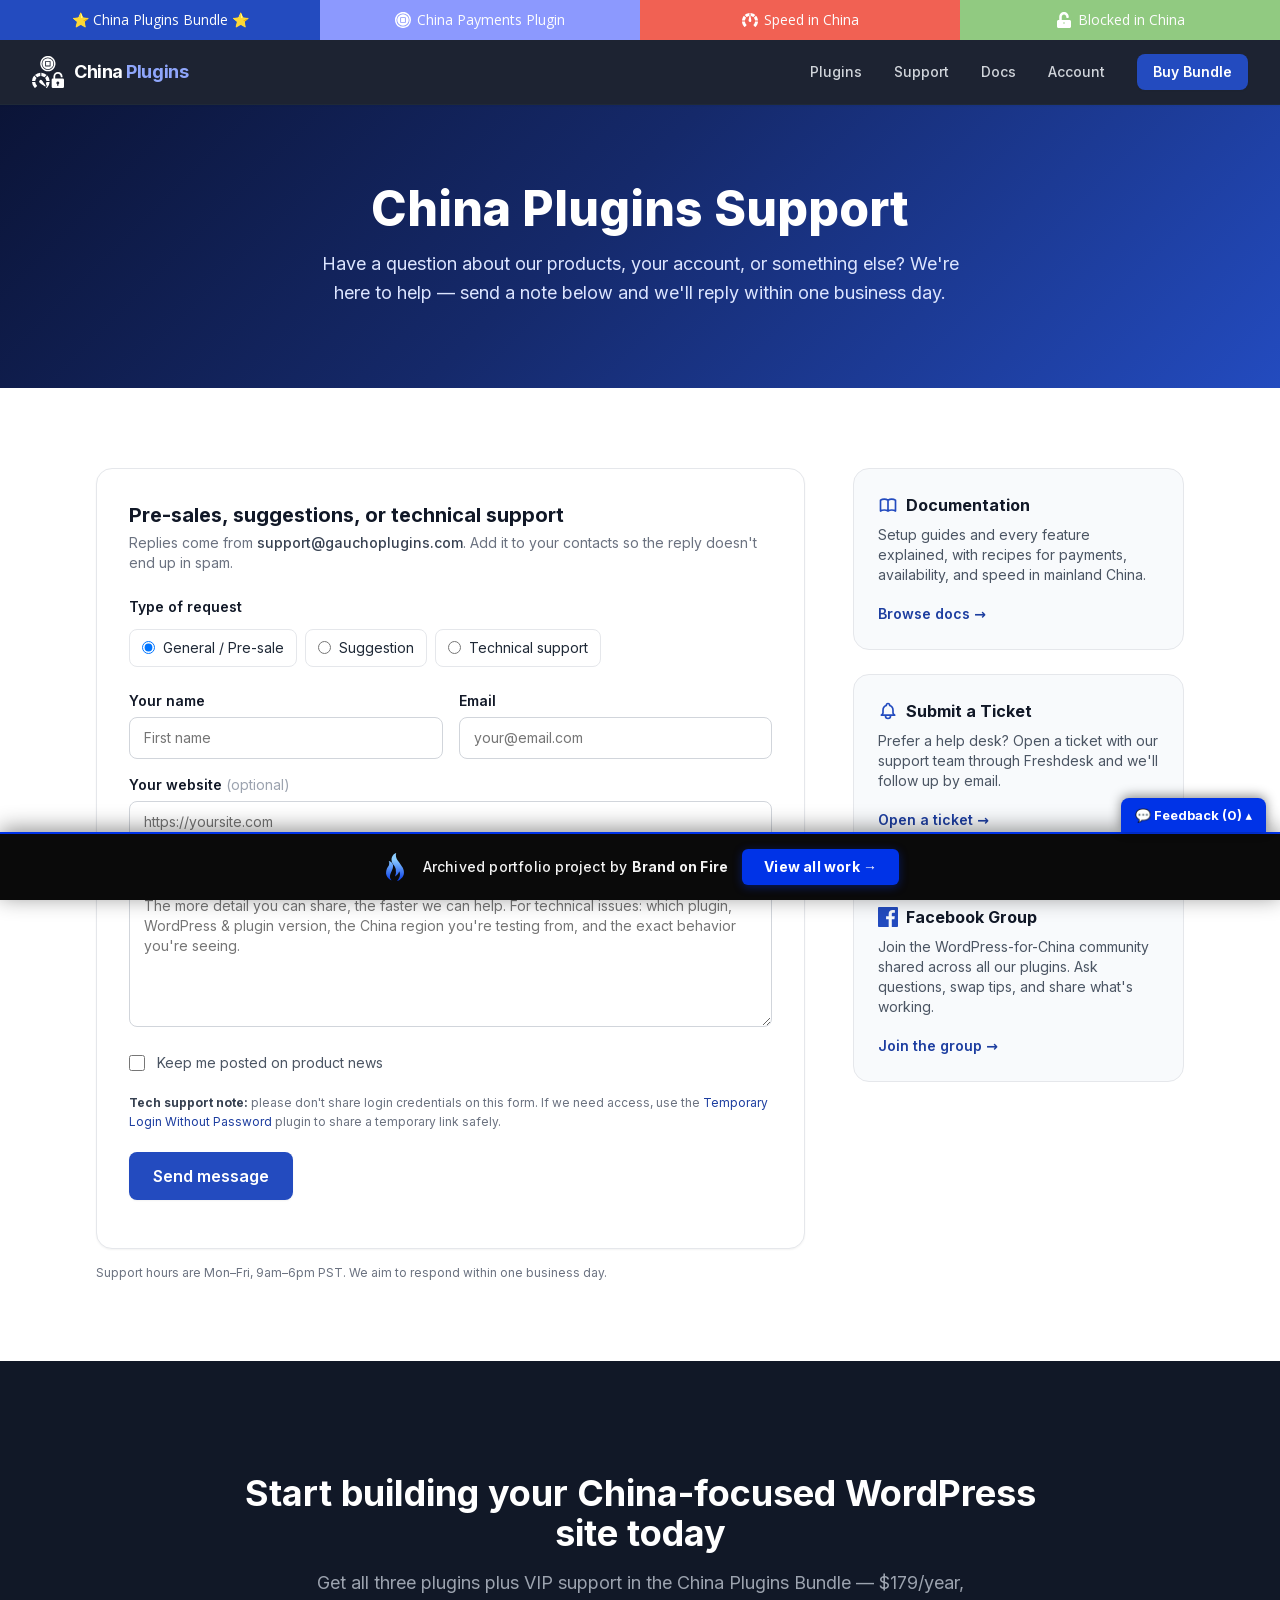
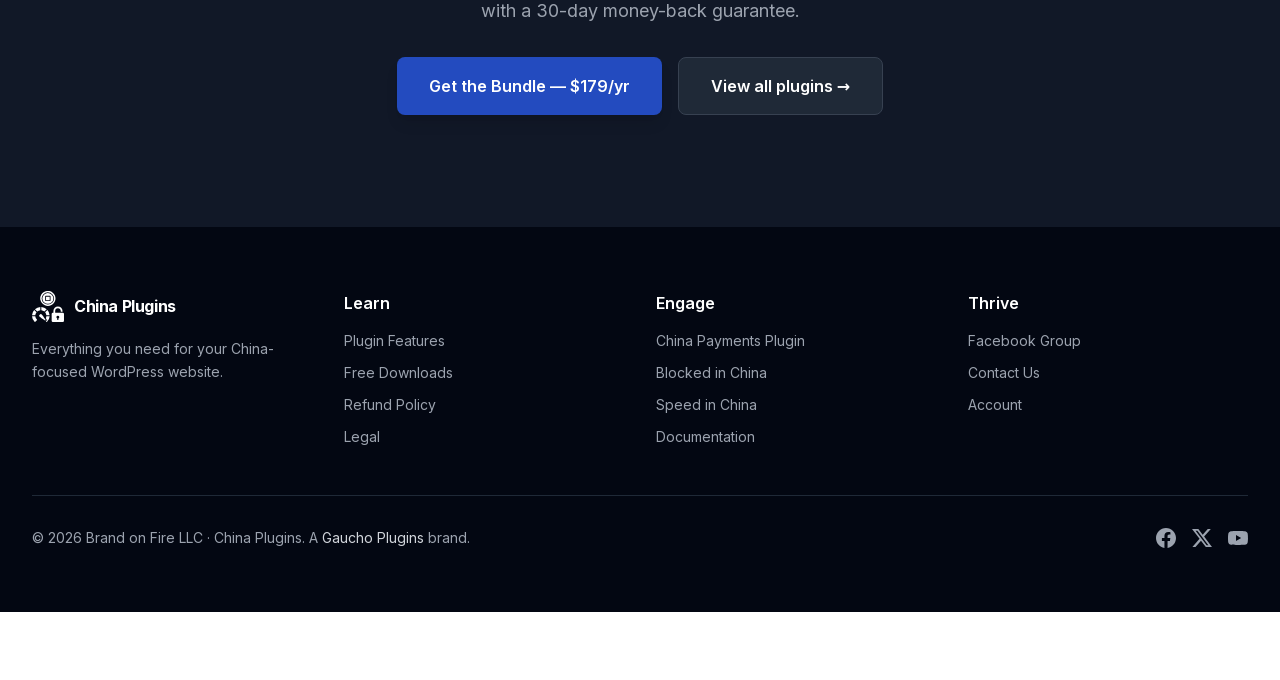
<file: support/index.html>
<!doctype html><html lang="en" class="scroll-smooth" data-bofp="0"><head><meta charset="utf-8"><link rel="icon" href="/assets/img/china-plugins-icon.svg" type="image/svg+xml"><link rel="apple-touch-icon" href="/assets/img/china-plugins-icon.svg"><meta name="viewport" content="width=device-width, initial-scale=1"><title>Support — China Plugins</title><meta name="description" content="Get help with WeChat Pay, Alipay, China availability monitoring, and speed optimization for your WordPress site. Send a note and we'll reply within one business day."><meta name="keywords" content="China Plugins support, WeChat Pay Alipay WordPress help, is my website blocked in China, China speed test WordPress, China-compliant WordPress support"><link rel="canonical" href="/support/"><meta property="og:type" content="website"><meta property="og:title" content="Support — China Plugins"><meta property="og:description" content="Get help with WeChat Pay, Alipay, China availability monitoring, and speed optimization for your WordPress site."><meta property="og:url" content="/support/"><meta property="og:site_name" content="China Plugins"><meta property="og:image" content="../_a/2f5b2069b75f.webp"><meta name="twitter:card" content="summary_large_image"><meta name="twitter:title" content="Support — China Plugins"><meta name="twitter:description" content="Get help with WeChat Pay, Alipay, China availability monitoring, and speed optimization for your WordPress site."><meta name="twitter:image" content="../_a/2f5b2069b75f.webp"><link rel="stylesheet" href="../style.css"><style>[data-bofp="1"]{background-color:rgb(255, 255, 255)!important;color:rgb(31, 41, 55)!important}[data-bofp="2"]{background-color:rgba(17, 24, 39, 0.95)!important;color:rgb(31, 41, 55)!important}[data-bofp="3"]{background-color:rgb(255, 255, 255)!important;color:rgb(31, 41, 55)!important}[data-bofp="4"]{background-color:rgb(255, 255, 255)!important;color:rgb(31, 41, 55)!important}[data-bofp="5"]{background-color:rgb(17, 24, 39)!important;color:rgb(31, 41, 55)!important}[data-bofp="6"]{background-color:rgb(3, 7, 18)!important;color:rgb(156, 163, 175)!important}</style><meta name="robots" content="noindex, nofollow"><style id="bof-noform">form,form *,fieldset,fieldset *,input,textarea,select,label.fusion-form-label,.wpcf7,.wpcf7 *,.fusion-form,.fusion-form *,.fusion-contact-form,.fusion-contact-form *,.elementor-form,.elementor-form *,.gform_wrapper,.gform_wrapper *,[class*="contact-form"],[class*="contact-form"] *,[id*="contact-form"],[id*="contact-form"] *{pointer-events:none!important;cursor:default!important;-webkit-user-select:none!important;user-select:none!important}</style></head><body class="font-sans text-gray-800 bg-white antialiased" data-bofp="1"><div class="gp-strip"><a href="../index.html" class="gp-s-bundle active">⭐ China Plugins Bundle ⭐</a><a class="gp-s-cpp"><span class="gp-icon"><svg xmlns="http://www.w3.org/2000/svg" viewBox="0 0 55 55"><path fill="#fff" d="M16.8,52.84A27.53,27.53,0,0,1,0,27.5,27.53,27.53,0,0,1,16.8,2.17,27.43,27.43,0,0,1,46.94,8.06a27.47,27.47,0,0,1,0,38.88,27.68,27.68,0,0,1-8.75,5.9,27.58,27.58,0,0,1-21.4,0ZM5,27.5A22.5,22.5,0,1,0,27.5,5,22.52,22.52,0,0,0,5,27.5Zm2.68,0A19.82,19.82,0,1,1,27.5,47.32,19.84,19.84,0,0,1,7.68,27.5Zm10.11-7.88V35.38a1.84,1.84,0,0,0,1.83,1.84H35.38a1.85,1.85,0,0,0,1.84-1.84V19.62a1.85,1.85,0,0,0-1.84-1.84H19.62a1.85,1.85,0,0,0-1.84,1.84h0Zm3.08,14.51V20.87H34.13V34.13Z"></path></svg></span>China Payments Plugin</a><a class="gp-s-sic"><span class="gp-icon"><svg xmlns="http://www.w3.org/2000/svg" viewBox="0 0 75 66"><path fill="#fff" d="M12.547,66a1.055,1.055,0,0,1-.2-.02c-.569-.112-.649-.19-1.17-.7L11,65.116a44.951,44.951,0,0,1-7.673-10.9A34.6,34.6,0,0,1,.5,44.948,37.281,37.281,0,0,1,0,40.433H13.87a24.984,24.984,0,0,0,2.054,7.8,32.464,32.464,0,0,0,4.985,7.153,3.564,3.564,0,0,1,.453,1.259,2.631,2.631,0,0,1-.211,1.2l-7.643,7.767A1.607,1.607,0,0,1,12.547,66Zm50-.01a1.7,1.7,0,0,1-1.039-.484L53.848,57.84a2.621,2.621,0,0,1-.211-1.2,3.552,3.552,0,0,1,.453-1.259,32.411,32.411,0,0,0,4.985-7.153,25.185,25.185,0,0,0,2.054-7.8H75v.01a37.9,37.9,0,0,1-.5,4.5,34.6,34.6,0,0,1-2.831,9.27A44.952,44.952,0,0,1,64,65.116c-.11.106-.2.2-.282.277a1.442,1.442,0,0,1-1.029.586A1.027,1.027,0,0,1,62.542,65.99ZM75,35.889H61.069a23.519,23.519,0,0,0-1.48-6.754,29.844,29.844,0,0,0-3.806-6.386L65.57,12.741l.008.008a36.554,36.554,0,0,1,2.386,2.98,36.3,36.3,0,0,1,4.162,7.328A49.716,49.716,0,0,1,75,35.888Zm-61.069,0H0v-.006A49.8,49.8,0,0,1,2.874,23.056a36.315,36.315,0,0,1,4.162-7.328A35.609,35.609,0,0,1,9.43,12.741l9.788,10.008a29.714,29.714,0,0,0-3.806,6.386,23.751,23.751,0,0,0-1.48,6.753Zm8.487-16.271h0L12.6,9.64l.015-.012a79.218,79.218,0,0,1,6.541-4.654A30.831,30.831,0,0,1,23.9,2.64,38.621,38.621,0,0,1,29.85.829,53.184,53.184,0,0,1,35.378,0V4.8a4.075,4.075,0,0,0-.3.921c-.03.157-.751,3.892-1.642,8.6a18.535,18.535,0,0,0-4.528,1.214,31.123,31.123,0,0,0-6.494,4.083Zm30.241,0h0a31.148,31.148,0,0,0-6.495-4.083,18.493,18.493,0,0,0-4.4-1.2C40.8,9.557,40.007,5.809,40,5.771a4.157,4.157,0,0,0-.3-1.078V0h.016a53.828,53.828,0,0,1,5.512.828A38.585,38.585,0,0,1,51.179,2.64a30.8,30.8,0,0,1,4.743,2.333A79.869,79.869,0,0,1,62.477,9.64L52.66,19.618Z"></path><path fill="#fff" d="M24.431,24.4a2.1,2.1,0,0,0,.485-1.524,3.069,3.069,0,0,0-.5-1.326S11.9,2.959,10.866,1.926A6.775,6.775,0,0,0,9.183.6S4.41-1.286,1.672,1.639.382,8.481.382,8.481s-.011.42,1.348,2.2,19.79,13.7,19.79,13.7a3.088,3.088,0,0,0,1.349.592A2.1,2.1,0,0,0,24.431,24.4Z" transform="translate(37.287 44.82) rotate(-135)"></path></svg></span>Speed in China</a><a class="gp-s-bic"><span class="gp-icon"><svg xmlns="http://www.w3.org/2000/svg" viewBox="0 0 448 512"><path fill="#fff" d="M400 256H152V152.9c0-39.6 31.7-72.5 71.3-72.9 40-.4 72.7 32.1 72.7 72v16c0 13.3 10.7 24 24 24h32c13.3 0 24-10.7 24-24v-16C376 68 307.5 0 223.5 0 139.5 0 72 68 72 152v104H48c-26.5 0-48 21.5-48 48v160c0 26.5 21.5 48 48 48h352c26.5 0 48-21.5 48-48V304c0-26.5-21.5-48-48-48zm-176 120c-13.3 0-24-10.7-24-24s10.7-24 24-24 24 10.7 24 24-10.7 24-24 24z"></path></svg></span>Blocked in China</a></div><header class="sticky top-0 z-50 bg-gray-900/95 backdrop-blur-sm border-b border-gray-800 shadow-sm" data-bofp="2"><nav class="max-w-7xl mx-auto px-4 sm:px-6 lg:px-8"><div class="flex items-center justify-between h-16"><a href="../index.html" class="flex items-center gap-2.5" aria-label="China Plugins home"><img src="../_a/6067b7dea1ad.svg" alt="China Plugins" class="w-8 h-8" decoding="sync"><span class="text-lg font-bold text-white tracking-tight">China <span class="text-brand-300">Plugins</span></span></a><div class="hidden md:flex items-center gap-8"><a href="../plugins/index.html" class="text-sm font-medium text-gray-300 hover:text-brand-300 transition-colors">Plugins</a><a href="../support/index.html" class="text-sm font-medium text-gray-300 hover:text-brand-300 transition-colors">Support</a><a href="../docs/index.html" class="text-sm font-medium text-gray-300 hover:text-brand-300 transition-colors">Docs</a><a target="_blank" rel="noopener" class="text-sm font-medium text-gray-300 hover:text-brand-300 transition-colors">Account</a><a href="#" class="buy-bundle inline-flex items-center px-4 py-2 bg-brand-500 text-white text-sm font-semibold rounded-lg hover:bg-brand-600 transition-colors shadow-sm">Buy Bundle</a></div><button id="mobile-menu-btn" class="md:hidden p-2 text-gray-300 hover:text-brand-300" aria-label="Toggle menu"><svg class="w-6 h-6" fill="none" stroke="currentColor" viewBox="0 0 24 24"><path stroke-linecap="round" stroke-linejoin="round" stroke-width="2" d="M4 6h16M4 12h16M4 18h16"></path></svg></button></div><div id="mobile-menu" class="hidden md:hidden pb-4"><div class="flex flex-col gap-3"><a href="../plugins/index.html" class="text-sm font-medium text-gray-300 hover:text-brand-300 py-1">Plugins</a><a href="../support/index.html" class="text-sm font-medium text-gray-300 hover:text-brand-300 py-1">Support</a><a href="../docs/index.html" class="text-sm font-medium text-gray-300 hover:text-brand-300 py-1">Docs</a><a target="_blank" rel="noopener" class="text-sm font-medium text-gray-300 hover:text-brand-300 py-1">Account</a><a href="#" class="buy-bundle inline-flex items-center justify-center w-full px-4 py-2 bg-brand-500 text-white text-sm font-semibold rounded-lg mt-2">Buy Bundle</a></div></div></nav></header><main><section class="gradient-hero pt-16 pb-16 lg:pt-20 lg:pb-20"><div class="max-w-4xl mx-auto px-4 sm:px-6 lg:px-8 text-center fade-in"><h1 class="text-4xl sm:text-5xl font-extrabold text-white mb-4">China Plugins Support</h1><p class="text-lg text-brand-100 max-w-2xl mx-auto leading-relaxed">Have a question about our products, your account, or something else? We're here to help — send a note below and we'll reply within one business day.</p></div></section><section class="py-16 lg:py-20 bg-white" data-bofp="3"><div class="max-w-6xl mx-auto px-4 sm:px-6 lg:px-8"><div class="grid lg:grid-cols-3 gap-10 lg:gap-12"><div class="lg:col-span-2"><div class="bg-white border border-gray-200 rounded-2xl shadow-sm p-6 sm:p-8" data-bofp="4"><h2 class="text-xl font-bold text-gray-900 mb-1">Pre-sales, suggestions, or technical support</h2><p class="text-sm text-gray-500 mb-6">Replies come from <span class="font-medium text-gray-700">support@gauchoplugins.com</span>. Add it to your contacts so the reply doesn't end up in spam.</p><form id="support-form" method="post" action="/support-submit.php" novalidate=""><div class="hidden" aria-hidden="true"><label>Leave this field empty<input type="text" name="website" tabindex="-1" autocomplete="off"></label></div><fieldset class="mb-6"><legend class="block text-sm font-semibold text-gray-900 mb-3">Type of request</legend><div class="flex flex-wrap gap-2"><label class="inline-flex items-center gap-2 px-3 py-2 border border-gray-200 rounded-lg text-sm cursor-pointer hover:bg-surface-50"><input type="radio" name="type" value="General / Pre-sale" checked="" class="text-brand-500 focus:ring-brand-500"> General / Pre-sale
                    </label><label class="inline-flex items-center gap-2 px-3 py-2 border border-gray-200 rounded-lg text-sm cursor-pointer hover:bg-surface-50"><input type="radio" name="type" value="Suggestion" class="text-brand-500 focus:ring-brand-500"> Suggestion
                    </label><label class="inline-flex items-center gap-2 px-3 py-2 border border-gray-200 rounded-lg text-sm cursor-pointer hover:bg-surface-50"><input type="radio" name="type" value="Technical support" class="text-brand-500 focus:ring-brand-500"> Technical support
                    </label></div></fieldset><div class="grid sm:grid-cols-2 gap-4 mb-4"><div><label for="f-name" class="block text-sm font-semibold text-gray-900 mb-1.5">Your name</label><input id="f-name" name="name" type="text" required="" autocomplete="name" placeholder="First name" class="w-full px-3.5 py-2.5 border border-gray-300 rounded-lg text-sm focus:ring-2 focus:ring-brand-500 focus:border-brand-500 outline-none"></div><div><label for="f-email" class="block text-sm font-semibold text-gray-900 mb-1.5">Email</label><input id="f-email" name="email" type="email" required="" autocomplete="email" placeholder="your@email.com" class="w-full px-3.5 py-2.5 border border-gray-300 rounded-lg text-sm focus:ring-2 focus:ring-brand-500 focus:border-brand-500 outline-none"></div></div><div class="mb-4"><label for="f-site" class="block text-sm font-semibold text-gray-900 mb-1.5">Your website <span class="font-normal text-gray-400">(optional)</span></label><input id="f-site" name="site" type="url" autocomplete="url" placeholder="https://yoursite.com" class="w-full px-3.5 py-2.5 border border-gray-300 rounded-lg text-sm focus:ring-2 focus:ring-brand-500 focus:border-brand-500 outline-none"></div><div class="mb-5"><label for="f-message" class="block text-sm font-semibold text-gray-900 mb-1.5">What can we help with?</label><textarea id="f-message" name="message" rows="6" required="" placeholder="The more detail you can share, the faster we can help. For technical issues: which plugin, WordPress &amp; plugin version, the China region you're testing from, and the exact behavior you're seeing." class="w-full px-3.5 py-2.5 border border-gray-300 rounded-lg text-sm focus:ring-2 focus:ring-brand-500 focus:border-brand-500 outline-none"></textarea></div><label class="flex items-start gap-3 mb-5 cursor-pointer"><input id="f-newsletter" name="newsletter" type="checkbox" value="yes" class="mt-0.5 h-4 w-4 rounded border-gray-300 text-brand-500 focus:ring-brand-500"><span class="text-sm text-gray-600">Keep me posted on product news</span></label><p class="text-xs text-gray-500 mb-5 leading-relaxed"><strong class="text-gray-700">Tech support note:</strong> please don't share login credentials on this form. If we need access, use the
                  <a target="_blank" rel="noopener" class="text-brand-600 hover:underline">Temporary Login Without Password</a>
                  plugin to share a temporary link safely.
                </p><div class="cf-turnstile mb-5" data-sitekey="0x4AAAAAADmFzyUkCVhixFjg" data-theme="auto" data-action="support"><div><input type="hidden" name="cf-turnstile-response" id="cf-chl-widget-l0w86_response"></div></div><button id="f-submit" type="submit" class="inline-flex items-center justify-center w-full sm:w-auto px-6 py-3 bg-brand-500 text-white font-semibold rounded-lg hover:bg-brand-600 transition-colors shadow-sm focus:ring-2 focus:ring-brand-500 focus:ring-offset-2">
                  Send message
                </button><div id="f-status" class="mt-4 text-sm" role="status" aria-live="polite"></div></form></div><p class="mt-4 text-xs text-gray-500">Support hours are Mon–Fri, 9am–6pm PST. We aim to respond within one business day.</p></div><aside class="space-y-6"><div class="bg-surface-50 border border-gray-200 rounded-2xl p-6 card-hover"><div class="flex items-center gap-2 mb-2"><svg class="w-5 h-5 text-brand-500" fill="none" stroke="currentColor" stroke-width="2" viewBox="0 0 24 24"><path stroke-linecap="round" stroke-linejoin="round" d="M12 6.253v13m0-13C10.832 5.477 9.246 5 7.5 5S4.168 5.477 3 6.253v13C4.168 18.477 5.754 18 7.5 18s3.332.477 4.5 1.253m0-13C13.168 5.477 14.754 5 16.5 5c1.747 0 3.332.477 4.5 1.253v13C19.832 18.477 18.247 18 16.5 18c-1.746 0-3.332.477-4.5 1.253"></path></svg><h3 class="text-base font-bold text-gray-900">Documentation</h3></div><p class="text-sm text-gray-600 mb-4">Setup guides and every feature explained, with recipes for payments, availability, and speed in mainland China.</p><a href="../docs/index.html" class="inline-flex items-center text-sm font-semibold text-brand-600 hover:text-brand-700">
                Browse docs <span class="ml-1">→</span></a></div><div class="bg-surface-50 border border-gray-200 rounded-2xl p-6 card-hover"><div class="flex items-center gap-2 mb-2"><svg class="w-5 h-5 text-brand-500" fill="none" stroke="currentColor" stroke-width="2" viewBox="0 0 24 24"><path stroke-linecap="round" stroke-linejoin="round" d="M15 17h5l-1.405-1.405A2.032 2.032 0 0118 14.158V11a6.002 6.002 0 00-4-5.659V5a2 2 0 10-4 0v.341C7.67 6.165 6 8.388 6 11v3.159c0 .538-.214 1.055-.595 1.436L4 17h5m6 0v1a3 3 0 11-6 0v-1m6 0H9"></path></svg><h3 class="text-base font-bold text-gray-900">Submit a Ticket</h3></div><p class="text-sm text-gray-600 mb-4">Prefer a help desk? Open a ticket with our support team through Freshdesk and we'll follow up by email.</p><a target="_blank" rel="noopener" class="inline-flex items-center text-sm font-semibold text-brand-600 hover:text-brand-700">
                Open a ticket <span class="ml-1">→</span></a></div><div class="bg-surface-50 border border-gray-200 rounded-2xl p-6 card-hover"><div class="flex items-center gap-2 mb-2"><svg class="w-5 h-5 text-brand-500" fill="currentColor" viewBox="0 0 24 24"><path d="M22.675 0H1.325C.593 0 0 .593 0 1.325v21.351C0 23.407.593 24 1.325 24H12.82v-9.294H9.692v-3.622h3.128V8.413c0-3.1 1.893-4.788 4.659-4.788 1.325 0 2.463.099 2.795.143v3.24l-1.918.001c-1.504 0-1.795.715-1.795 1.763v2.313h3.587l-.467 3.622h-3.12V24h6.116c.73 0 1.323-.593 1.323-1.325V1.325C24 .593 23.407 0 22.675 0z"></path></svg><h3 class="text-base font-bold text-gray-900">Facebook Group</h3></div><p class="text-sm text-gray-600 mb-4">Join the WordPress-for-China community shared across all our plugins. Ask questions, swap tips, and share what's working.</p><a target="_blank" rel="noopener" class="inline-flex items-center text-sm font-semibold text-brand-600 hover:text-brand-700">
                Join the group <span class="ml-1">→</span></a></div></aside></div></div></section><section class="py-20 lg:py-28 bg-gray-900" data-bofp="5"><div class="max-w-4xl mx-auto px-4 sm:px-6 lg:px-8 text-center"><h2 class="text-3xl sm:text-4xl font-bold text-white mb-4">Start building your China-focused WordPress site today</h2><p class="text-lg text-gray-400 mb-8 max-w-2xl mx-auto">Get all three plugins plus VIP support in the China Plugins Bundle — $179/year, with a 30-day money-back guarantee.</p><div class="flex flex-col sm:flex-row gap-4 justify-center"><a href="#" class="buy-bundle inline-flex items-center justify-center px-8 py-4 bg-brand-500 text-white font-semibold rounded-lg hover:bg-brand-600 transition-colors shadow-lg text-base">Get the Bundle — $179/yr</a><a href="../plugins/index.html" class="inline-flex items-center justify-center px-8 py-4 bg-gray-800 text-white font-semibold rounded-lg hover:bg-gray-700 transition-colors border border-gray-700 text-base">View all plugins →</a></div></div></section></main><footer class="bg-gray-950 text-gray-400 py-16" data-bofp="6"><div class="max-w-7xl mx-auto px-4 sm:px-6 lg:px-8"><div class="grid sm:grid-cols-2 lg:grid-cols-4 gap-8 mb-12"><div class="sm:col-span-2 lg:col-span-1"><div class="flex items-center gap-2.5 mb-4"><img src="../_a/6067b7dea1ad.svg" alt="China Plugins" class="w-8 h-8" decoding="sync"><span class="text-base font-bold text-white tracking-tight">China Plugins</span></div><p class="text-sm leading-relaxed">Everything you need for your China-focused WordPress website.</p></div><div><h4 class="text-white font-semibold mb-4">Learn</h4><ul class="space-y-3 text-sm"><li><a href="../plugins/index.html" class="hover:text-brand-300 transition-colors">Plugin Features</a></li><li><a href="../free-downloads/index.html" class="hover:text-brand-300 transition-colors">Free Downloads</a></li><li><a target="_blank" rel="noopener" class="hover:text-brand-300 transition-colors">Refund Policy</a></li><li><a href="../legal/index.html" class="hover:text-brand-300 transition-colors">Legal</a></li></ul></div><div><h4 class="text-white font-semibold mb-4">Engage</h4><ul class="space-y-3 text-sm"><li><a target="_blank" rel="noopener" class="hover:text-brand-300 transition-colors">China Payments Plugin</a></li><li><a target="_blank" rel="noopener" class="hover:text-brand-300 transition-colors">Blocked in China</a></li><li><a target="_blank" rel="noopener" class="hover:text-brand-300 transition-colors">Speed in China</a></li><li><a href="../docs/index.html" class="hover:text-brand-300 transition-colors">Documentation</a></li></ul></div><div><h4 class="text-white font-semibold mb-4">Thrive</h4><ul class="space-y-3 text-sm"><li><a target="_blank" rel="noopener" class="hover:text-brand-300 transition-colors">Facebook Group</a></li><li><a href="../support/index.html" class="hover:text-brand-300 transition-colors">Contact Us</a></li><li><a target="_blank" rel="noopener" class="hover:text-brand-300 transition-colors">Account</a></li></ul></div></div><div class="border-t border-gray-800 pt-8 flex flex-col sm:flex-row items-center justify-between gap-4 text-sm"><p>© 2026 Brand on Fire LLC · China Plugins. A <a target="_blank" rel="noopener" class="text-gray-300 hover:text-brand-300">Gaucho Plugins</a> brand.</p><div class="flex items-center gap-4"><a target="_blank" rel="noopener" aria-label="Facebook" class="hover:text-brand-300 transition-colors"><svg class="w-5 h-5" fill="currentColor" viewBox="0 0 24 24"><path d="M24 12.07C24 5.4 18.63 0 12 0S0 5.4 0 12.07c0 6.03 4.39 11.03 10.13 11.93v-8.44H7.08v-3.49h3.05V9.41c0-3.02 1.79-4.69 4.53-4.69 1.31 0 2.68.24 2.68.24v2.97h-1.51c-1.49 0-1.96.93-1.96 1.89v2.25h3.33l-.53 3.49h-2.8v8.44C19.61 23.1 24 18.1 24 12.07z"></path></svg></a><a target="_blank" rel="noopener" aria-label="X" class="hover:text-brand-300 transition-colors"><svg class="w-5 h-5" fill="currentColor" viewBox="0 0 24 24"><path d="M18.9 1.15h3.68l-8.04 9.19L24 22.85h-7.41l-5.8-7.58-6.64 7.58H.46l8.6-9.83L0 1.15h7.6l5.24 6.93 6.06-6.93zm-1.29 19.5h2.04L6.49 3.24H4.3L17.61 20.65z"></path></svg></a><a target="_blank" rel="noopener" aria-label="YouTube" class="hover:text-brand-300 transition-colors"><svg class="w-5 h-5" fill="currentColor" viewBox="0 0 24 24"><path d="M23.5 6.2a3.02 3.02 0 00-2.12-2.14C19.5 3.55 12 3.55 12 3.55s-7.5 0-9.38.51A3.02 3.02 0 00.5 6.2C0 8.07 0 12 0 12s0 3.93.5 5.8a3.02 3.02 0 002.12 2.14c1.88.51 9.38.51 9.38.51s7.5 0 9.38-.51a3.02 3.02 0 002.12-2.14C24 15.93 24 12 24 12s0-3.93-.5-5.8zM9.6 15.6V8.4l6.2 3.6-6.2 3.6z"></path></svg></a></div></div></div></footer><div class="fomo-popup fomo-hide" role="status" aria-live="polite"><div class="fomo-wrap"><span class="fomo-close" title="Close">×</span><div class="fomo-img fomo-img-square"><img src="../_a/aa06dfcf2549.webp" alt=""></div><div class="fomo-text"><span class="fomo-line1">Powering 100+ sites worldwide</span><span class="fomo-line2">Get started today</span><span class="fomo-line3">Get PRO Today →</span></div><a class="fomo-link" href="../plugins/index.html"></a></div></div><!-- bof-portfolio-bar --><a href="https://brandonfire.com/portfolio/" id="bof-portfolio-bar" rel="noopener" style="position:fixed;left:0;right:0;bottom:0;z-index:2147483647;display:flex;align-items:center;justify-content:center;gap:14px;flex-wrap:wrap;background:#0a0a0a;color:#ffffff !important;font-family:Inter,-apple-system,BlinkMacSystemFont,'Segoe UI',Roboto,Helvetica,Arial,sans-serif;font-size:14px;font-weight:500;line-height:1;letter-spacing:.2px;padding:15px 18px;text-decoration:none !important;box-shadow:0 -3px 22px rgba(0,0,0,.45);border-top:2px solid #0033e7;box-sizing:border-box;"><img src="[data-uri]" alt="" width="28" height="28" style="display:block;flex:0 0 auto;width:28px;height:28px;"><span style="opacity:.95;color:#fff;">Archived portfolio project by <strong style="font-weight:700;color:#fff;">Brand&nbsp;on&nbsp;Fire</strong></span><span style="background:#0033e7;color:#fff;padding:11px 22px;border-radius:6px;font-weight:700;font-size:14px;white-space:nowrap;box-shadow:0 2px 10px rgba(0,51,231,.4);">View&nbsp;all&nbsp;work&nbsp;&rarr;</span></a><script>(function(){function p(){var b=document.getElementById("bof-portfolio-bar");if(b&&document.body)document.body.style.setProperty("padding-bottom",b.offsetHeight+"px","important");}if(document.readyState!=="loading")p();else document.addEventListener("DOMContentLoaded",p);window.addEventListener("resize",p);})();</script><script>/* Brand on Fire portfolio feedback collector. One shared origin (brand-on-fire.github.io) => one shared
   localStorage; every comment is stamped with the site + page it was written on. Shadow DOM so the host
   site's CSS / pointer-events:none can't touch it. "Export all" copies everything for Claude. */
(function () {
  var K = 'bof_feedback', D = document;
  if (D.getElementById('bof-fb-host')) return;
  function L() { try { return JSON.parse(localStorage.getItem(K)) || []; } catch (e) { return []; } }
  function SV(a) { try { localStorage.setItem(K, JSON.stringify(a)); } catch (e) {} }
  function slug() { var p = location.pathname.split('/').filter(Boolean); return p[0] || '(home)'; }
  function pagePath() { var p = location.pathname.split('/').filter(Boolean); return '/' + p.slice(1).join('/') + (p.length > 1 ? '/' : ''); }
  function draftKey() { return 'bof_fb_draft'; }     // one global draft so an in-progress comment survives navigation
  function barH() { var b = D.getElementById('bof-portfolio-bar'); return b ? b.offsetHeight : 0; }
  function sync() { try { fetch('http://localhost:8799/sync', { method: 'POST', headers: { 'Content-Type': 'text/plain' }, body: JSON.stringify(L()), keepalive: true }).catch(function () {}); } catch (e) {} }
  function counts() { var a = L(), s = slug(), here = a.filter(function (c) { return c.site === s; }).length; return { here: here, total: a.length }; }
  var open = localStorage.getItem('bof_fb_open') === '1';

  var host = D.createElement('div'); host.id = 'bof-fb-host';
  host.style.cssText = 'all:initial;position:fixed;left:0;right:0;bottom:0;z-index:2147483647;pointer-events:none';
  var R = host.attachShadow({ mode: 'open' });
  R.innerHTML =
    '<style>' +
    ':host{all:initial}div,textarea,button,span,b{box-sizing:border-box;font-family:Inter,system-ui,-apple-system,"Segoe UI",Arial,sans-serif;margin:0}' +
    '.tog{position:fixed;right:14px;background:#0033e7;color:#fff;font-weight:700;font-size:13px;padding:9px 14px;border-radius:8px 8px 0 0;cursor:pointer;box-shadow:0 -2px 12px rgba(0,0,0,.45);pointer-events:auto;user-select:none}' +
    '.pan{position:fixed;left:0;right:0;background:#0a0a0a;border-top:2px solid #0033e7;height:158px;padding:8px 12px 10px;display:none;pointer-events:auto}' +
    '.pan.open{display:block}' +
    '.hd{display:flex;align-items:center;gap:8px;color:#fff;font-size:12.5px;margin-bottom:6px}' +
    '.hd b{color:#8bccff;font-weight:700}.hd .pg{color:#9aa3b2}' +
    'textarea{display:block;width:100%;height:74px;background:#16181d;color:#fff;border:1px solid #2a2d35;border-radius:6px;padding:8px;font-size:13px;line-height:1.4;resize:none;pointer-events:auto;-webkit-user-select:text;user-select:text;outline:none}' +
    'textarea:focus{border-color:#0033e7}' +
    '.row{display:flex;gap:8px;align-items:center;margin-top:7px}' +
    'button{border:0;border-radius:6px;padding:8px 14px;font-weight:700;font-size:13px;cursor:pointer;pointer-events:auto}' +
    '.save{background:#0033e7;color:#fff}.exp{background:#16181d;color:#8bccff;border:1px solid #2a2d35}.undo{background:transparent;color:#888;font-weight:600;font-size:12px;padding:6px}' +
    '.st{color:#9aa3b2;font-size:12px;margin-left:auto}' +
    '</style>' +
    '<div class="tog" id="tog"></div>' +
    '<div class="pan" id="pan">' +
    '<div class="hd">Commenting on <b id="site"></b><span class="pg" id="pg"></span></div>' +
    '<textarea id="ta" placeholder="Type feedback for THIS page, then Save…"></textarea>' +
    '<div class="row"><button class="save" id="save">Save</button><button class="undo" id="undo">Undo last</button><button class="exp" id="exp">Export all</button><span class="st" id="st"></span></div>' +
    '</div>';
  D.body.appendChild(host);

  var tog = R.getElementById('tog'), pan = R.getElementById('pan'), ta = R.getElementById('ta');
  R.getElementById('site').textContent = slug();
  R.getElementById('pg').textContent = pagePath();
  ta.value = localStorage.getItem(draftKey()) || '';
  ta.addEventListener('input', function () { localStorage.setItem(draftKey(), ta.value); });
  function refresh() {
    var h = barH(), c = counts();
    pan.style.bottom = h + 'px'; pan.classList.toggle('open', open);
    tog.style.bottom = (open ? 158 + h : h) + 'px';
    tog.textContent = '💬 Feedback (' + c.total + ') ' + (open ? '▾' : '▴');
    R.getElementById('st').textContent = c.here + ' on this site · ' + c.total + ' total';
  }
  tog.addEventListener('click', function () { open = !open; localStorage.setItem('bof_fb_open', open ? '1' : '0'); refresh(); if (open) setTimeout(function () { ta.focus(); }, 0); });
  R.getElementById('save').addEventListener('click', function () {
    var t = ta.value.trim(); if (!t) return;
    var a = L(); a.push({ site: slug(), page: location.pathname, text: t, ts: new Date().toISOString() }); SV(a);
    ta.value = ''; localStorage.removeItem(draftKey()); refresh(); sync();
    var b = R.getElementById('save'); b.textContent = 'Saved ✓ ' + slug(); setTimeout(function () { b.textContent = 'Save'; }, 1100);
  });
  R.getElementById('undo').addEventListener('click', function () {
    var a = L(); if (!a.length) return; var last = a.pop(); SV(a); refresh(); sync();
    var b = R.getElementById('undo'); b.textContent = 'removed'; setTimeout(function () { b.textContent = 'Undo last'; }, 900);
  });
  R.getElementById('exp').addEventListener('click', function () {
    var a = L(); if (!a.length) { alert('No comments saved yet.'); return; }
    var txt = 'PORTFOLIO FEEDBACK (' + a.length + ' comments)\n\n' + a.map(function (c) { return '[' + c.site + c.page + ']\n' + c.text; }).join('\n\n');
    if (navigator.clipboard && navigator.clipboard.writeText) navigator.clipboard.writeText(txt).then(function () { alert('Copied ' + a.length + ' comments — paste to Claude.'); }, function () { window.prompt('Copy all (Cmd+C):', txt); });
    else window.prompt('Copy all (Cmd+C):', txt);
  });
  window.addEventListener('resize', refresh);
  if (D.readyState !== 'loading') { refresh(); sync(); } else D.addEventListener('DOMContentLoaded', function () { refresh(); sync(); });
})();
</script><!-- /bof-portfolio-bar --></body></html>
</file>
<file: style.css>
*,::after,::before{--tw-border-spacing-x:0;--tw-border-spacing-y:0;--tw-translate-x:0;--tw-translate-y:0;--tw-rotate:0;--tw-skew-x:0;--tw-skew-y:0;--tw-scale-x:1;--tw-scale-y:1;--tw-pan-x:;--tw-pan-y:;--tw-pinch-zoom:;--tw-scroll-snap-strictness:proximity;--tw-gradient-from-position:;--tw-gradient-via-position:;--tw-gradient-to-position:;--tw-ordinal:;--tw-slashed-zero:;--tw-numeric-figure:;--tw-numeric-spacing:;--tw-numeric-fraction:;--tw-ring-inset:;--tw-ring-offset-width:0px;--tw-ring-offset-color:#fff;--tw-ring-color:rgba(59,130,246,.5);--tw-ring-offset-shadow:0 0 #0000;--tw-ring-shadow:0 0 #0000;--tw-shadow:0 0 #0000;--tw-shadow-colored:0 0 #0000;--tw-blur:;--tw-brightness:;--tw-contrast:;--tw-grayscale:;--tw-hue-rotate:;--tw-invert:;--tw-saturate:;--tw-sepia:;--tw-drop-shadow:;--tw-backdrop-blur:;--tw-backdrop-brightness:;--tw-backdrop-contrast:;--tw-backdrop-grayscale:;--tw-backdrop-hue-rotate:;--tw-backdrop-invert:;--tw-backdrop-opacity:;--tw-backdrop-saturate:;--tw-backdrop-sepia:;--tw-contain-size:;--tw-contain-layout:;--tw-contain-paint:;--tw-contain-style:;}*,::after,::before{box-sizing:border-box;border:0px solid rgb(229,231,235);}:host,html{line-height:1.5;text-size-adjust:100%;tab-size:4;font-family:Inter,system-ui,sans-serif;font-feature-settings:normal;font-variation-settings:normal;-webkit-tap-highlight-color:transparent;}body{margin:0px;line-height:inherit;}h1,h2,h3,h4,h5,h6{font-size:inherit;font-weight:inherit;}a{color:inherit;text-decoration:inherit;}b,strong{font-weight:bolder;}button,input,optgroup,select,textarea{font-family:inherit;font-feature-settings:inherit;font-variation-settings:inherit;font-size:100%;font-weight:inherit;line-height:inherit;letter-spacing:inherit;color:inherit;margin:0px;padding:0px;}button,select{text-transform:none;}button,input:where([type="button"]),input:where([type="reset"]),input:where([type="submit"]){appearance:button;background-color:transparent;background-image:none;}blockquote,dd,dl,figure,h1,h2,h3,h4,h5,h6,hr,p,pre{margin:0px;}menu,ol,ul{list-style:none;margin:0px;padding:0px;}[role="button"],button{cursor:pointer;}audio,canvas,embed,iframe,img,object,svg,video{display:block;vertical-align:middle;}img,video{max-width:100%;height:auto;}.sticky{position:sticky;}.top-0{top:0px;}.z-50{z-index:50;}.mx-auto{margin-left:auto;margin-right:auto;}.mb-1{margin-bottom:0.25rem;}.mb-12{margin-bottom:3rem;}.mb-16{margin-bottom:4rem;}.mb-2{margin-bottom:0.5rem;}.mb-3{margin-bottom:0.75rem;}.mb-4{margin-bottom:1rem;}.mb-5{margin-bottom:1.25rem;}.mb-6{margin-bottom:1.5rem;}.mb-8{margin-bottom:2rem;}.ml-1{margin-left:0.25rem;}.mt-0\.5{margin-top:0.125rem;}.mt-10{margin-top:2.5rem;}.mt-2{margin-top:0.5rem;}.mt-3{margin-top:0.75rem;}.block{display:block;}.flex{display:flex;}.inline-flex{display:inline-flex;}.grid{display:grid;}.hidden{display:none;}.h-11{height:2.75rem;}.h-12{height:3rem;}.h-16{height:4rem;}.h-2{height:0.5rem;}.h-44{height:11rem;}.h-48{height:12rem;}.h-5{height:1.25rem;}.h-6{height:1.5rem;}.h-7{height:1.75rem;}.h-8{height:2rem;}.h-9{height:2.25rem;}.w-11{width:2.75rem;}.w-12{width:3rem;}.w-2{width:0.5rem;}.w-48{width:12rem;}.w-5{width:1.25rem;}.w-6{width:1.5rem;}.w-7{width:1.75rem;}.w-8{width:2rem;}.w-9{width:2.25rem;}.w-full{width:100%;}.max-w-2xl{max-width:42rem;}.max-w-4xl{max-width:56rem;}.max-w-5xl{max-width:64rem;}.max-w-7xl{max-width:80rem;}.max-w-md{max-width:28rem;}.max-w-xl{max-width:36rem;}.flex-shrink-0{flex-shrink:0;}.flex-grow{flex-grow:1;}.flex-col{flex-direction:column;}.flex-wrap{flex-wrap:wrap;}.items-start{align-items:flex-start;}.items-center{align-items:center;}.items-baseline{align-items:baseline;}.justify-center{justify-content:center;}.justify-between{justify-content:space-between;}.gap-1{gap:0.25rem;}.gap-12{gap:3rem;}.gap-2{gap:0.5rem;}.gap-2\.5{gap:0.625rem;}.gap-3{gap:0.75rem;}.gap-4{gap:1rem;}.gap-6{gap:1.5rem;}.gap-8{gap:2rem;}.space-y-3 >:not([hidden]) ~:not([hidden]){--tw-space-y-reverse:0;margin-top:calc(.75rem*(1 - var(--tw-space-y-reverse)));margin-bottom:calc(.75rem*var(--tw-space-y-reverse));}.overflow-hidden{overflow:hidden;}.scroll-smooth{scroll-behavior:smooth;}.rounded-2xl{border-radius:1rem;}.rounded-full{border-radius:9999px;}.rounded-lg{border-radius:0.5rem;}.rounded-md{border-radius:0.375rem;}.rounded-xl{border-radius:0.75rem;}.border{border-width:1px;}.border-2{border-width:2px;}.border-b{border-bottom-width:1px;}.border-t{border-top-width:1px;}.border-brand-100{--tw-border-opacity:1;border-color:rgb(220 229 255/var(--tw-border-opacity,1));}.border-brand-200{--tw-border-opacity:1;border-color:rgb(188 203 255/var(--tw-border-opacity,1));}.border-brand-400\/30{border-color:rgba(92,120,240,0.3);}.border-gray-100{--tw-border-opacity:1;border-color:rgb(243 244 246/var(--tw-border-opacity,1));}.border-gray-200{--tw-border-opacity:1;border-color:rgb(229 231 235/var(--tw-border-opacity,1));}.border-gray-700{--tw-border-opacity:1;border-color:rgb(55 65 81/var(--tw-border-opacity,1));}.border-gray-800{--tw-border-opacity:1;border-color:rgb(31 41 55/var(--tw-border-opacity,1));}.bg-brand-50{--tw-bg-opacity:1;background-color:rgb(238 243 255/var(--tw-bg-opacity,1));}.bg-brand-500{--tw-bg-opacity:1;background-color:rgb(35 75 191/var(--tw-bg-opacity,1));}.bg-gold-400{--tw-bg-opacity:1;background-color:rgb(251 191 36/var(--tw-bg-opacity,1));}.bg-gold-50{--tw-bg-opacity:1;background-color:rgb(255 251 235/var(--tw-bg-opacity,1));}.bg-gray-800{--tw-bg-opacity:1;background-color:rgb(31 41 55/var(--tw-bg-opacity,1));}.bg-gray-900{--tw-bg-opacity:1;background-color:rgb(17 24 39/var(--tw-bg-opacity,1));}.bg-gray-900\/95{background-color:rgba(17,24,39,0.95);}.bg-gray-950{--tw-bg-opacity:1;background-color:rgb(3 7 18/var(--tw-bg-opacity,1));}.bg-green-400{--tw-bg-opacity:1;background-color:rgb(74 222 128/var(--tw-bg-opacity,1));}.bg-surface-50{--tw-bg-opacity:1;background-color:rgb(248 250 252/var(--tw-bg-opacity,1));}.bg-teal-50{--tw-bg-opacity:1;background-color:rgb(236 253 245/var(--tw-bg-opacity,1));}.bg-white{--tw-bg-opacity:1;background-color:rgb(255 255 255/var(--tw-bg-opacity,1));}.bg-white\/10{background-color:rgba(255,255,255,0.1);}.object-contain{object-fit:contain;}.object-cover{object-fit:cover;}.object-top{object-position:center top;}.p-2{padding:0.5rem;}.p-6{padding:1.5rem;}.p-7{padding:1.75rem;}.p-8{padding:2rem;}.px-2\.5{padding-left:0.625rem;padding-right:0.625rem;}.px-3{padding-left:0.75rem;padding-right:0.75rem;}.px-4{padding-left:1rem;padding-right:1rem;}.px-5{padding-left:1.25rem;padding-right:1.25rem;}.px-6{padding-left:1.5rem;padding-right:1.5rem;}.px-8{padding-left:2rem;padding-right:2rem;}.py-1{padding-top:0.25rem;padding-bottom:0.25rem;}.py-1\.5{padding-top:0.375rem;padding-bottom:0.375rem;}.py-16{padding-top:4rem;padding-bottom:4rem;}.py-2{padding-top:0.5rem;padding-bottom:0.5rem;}.py-2\.5{padding-top:0.625rem;padding-bottom:0.625rem;}.py-20{padding-top:5rem;padding-bottom:5rem;}.py-3{padding-top:0.75rem;padding-bottom:0.75rem;}.py-3\.5{padding-top:0.875rem;padding-bottom:0.875rem;}.py-4{padding-top:1rem;padding-bottom:1rem;}.py-6{padding-top:1.5rem;padding-bottom:1.5rem;}.pb-20{padding-bottom:5rem;}.pb-4{padding-bottom:1rem;}.pt-16{padding-top:4rem;}.pt-8{padding-top:2rem;}.text-center{text-align:center;}.font-sans{font-family:Inter,system-ui,sans-serif;}.text-2xl{font-size:1.5rem;line-height:2rem;}.text-3xl{font-size:1.875rem;line-height:2.25rem;}.text-4xl{font-size:2.25rem;line-height:2.5rem;}.text-base{font-size:1rem;line-height:1.5rem;}.text-lg{font-size:1.125rem;line-height:1.75rem;}.text-sm{font-size:0.875rem;line-height:1.25rem;}.text-xs{font-size:0.75rem;line-height:1rem;}.font-bold{font-weight:700;}.font-extrabold{font-weight:800;}.font-medium{font-weight:500;}.font-semibold{font-weight:600;}.uppercase{text-transform:uppercase;}.leading-relaxed{line-height:1.625;}.leading-tight{line-height:1.25;}.tracking-tight{letter-spacing:-0.025em;}.tracking-wide{letter-spacing:0.025em;}.text-brand-100{--tw-text-opacity:1;color:rgb(220 229 255/var(--tw-text-opacity,1));}.text-brand-300{--tw-text-opacity:1;color:rgb(143 166 251/var(--tw-text-opacity,1));}.text-brand-500{--tw-text-opacity:1;color:rgb(35 75 191/var(--tw-text-opacity,1));}.text-brand-600{--tw-text-opacity:1;color:rgb(29 62 160/var(--tw-text-opacity,1));}.text-brand-700{--tw-text-opacity:1;color:rgb(24 50 131/var(--tw-text-opacity,1));}.text-gold-400{--tw-text-opacity:1;color:rgb(251 191 36/var(--tw-text-opacity,1));}.text-gold-500{--tw-text-opacity:1;color:rgb(245 158 11/var(--tw-text-opacity,1));}.text-gray-300{--tw-text-opacity:1;color:rgb(209 213 219/var(--tw-text-opacity,1));}.text-gray-400{--tw-text-opacity:1;color:rgb(156 163 175/var(--tw-text-opacity,1));}.text-gray-500{--tw-text-opacity:1;color:rgb(107 114 128/var(--tw-text-opacity,1));}.text-gray-600{--tw-text-opacity:1;color:rgb(75 85 99/var(--tw-text-opacity,1));}.text-gray-700{--tw-text-opacity:1;color:rgb(55 65 81/var(--tw-text-opacity,1));}.text-gray-800{--tw-text-opacity:1;color:rgb(31 41 55/var(--tw-text-opacity,1));}.text-gray-900{--tw-text-opacity:1;color:rgb(17 24 39/var(--tw-text-opacity,1));}.text-teal-500{--tw-text-opacity:1;color:rgb(14 106 90/var(--tw-text-opacity,1));}.text-white{--tw-text-opacity:1;color:rgb(255 255 255/var(--tw-text-opacity,1));}.text-white\/90{color:rgba(255,255,255,0.9);}.line-through{text-decoration-line:line-through;}.antialiased{-webkit-font-smoothing:antialiased;}.shadow-2xl{--tw-shadow:0 25px 50px -12px rgba(0,0,0,.25);--tw-shadow-colored:0 25px 50px -12px var(--tw-shadow-color);}.shadow-2xl,.shadow-lg{box-shadow:var(--tw-ring-offset-shadow,0 0 #0000),var(--tw-ring-shadow,0 0 #0000),var(--tw-shadow);}.shadow-lg{--tw-shadow:0 10px 15px -3px rgba(0,0,0,.1),0 4px 6px -4px rgba(0,0,0,.1);--tw-shadow-colored:0 10px 15px -3px var(--tw-shadow-color),0 4px 6px -4px var(--tw-shadow-color);}.shadow-sm{--tw-shadow:0 1px 2px 0 rgba(0,0,0,.05);--tw-shadow-colored:0 1px 2px 0 var(--tw-shadow-color);}.shadow-sm,.shadow-xl{box-shadow:var(--tw-ring-offset-shadow,0 0 #0000),var(--tw-ring-shadow,0 0 #0000),var(--tw-shadow);}.backdrop-blur-sm{--tw-backdrop-blur:blur(4px);backdrop-filter:var(--tw-backdrop-blur) var(--tw-backdrop-brightness) var(--tw-backdrop-contrast) var(--tw-backdrop-grayscale) var(--tw-backdrop-hue-rotate) var(--tw-backdrop-invert) var(--tw-backdrop-opacity) var(--tw-backdrop-saturate) var(--tw-backdrop-sepia);}.transition-colors{transition-property:color,background-color,border-color,text-decoration-color,fill,stroke;transition-timing-function:cubic-bezier(0.4,0,0.2,1);transition-duration:0.15s;}@media (min-width:640px){.sm\:col-span-2{grid-column:span 2 / span 2;}.sm\:grid-cols-2{grid-template-columns:repeat(2,minmax(0px,1fr));}.sm\:flex-row{flex-direction:row;}.sm\:px-6{padding-left:1.5rem;padding-right:1.5rem;}.sm\:text-4xl{font-size:2.25rem;line-height:2.5rem;}.sm\:text-5xl{font-size:3rem;line-height:1;}}@media (min-width:768px){.md\:col-span-1{grid-column:span 1 / span 1;}.md\:col-span-2{grid-column:span 2 / span 2;}.md\:flex{display:flex;}.md\:hidden{display:none;}.md\:grid-cols-3{grid-template-columns:repeat(3,minmax(0px,1fr));}}@media (min-width:1024px){.lg\:col-span-1{grid-column:span 1 / span 1;}.lg\:ml-auto{margin-left:auto;}.lg\:grid-cols-2{grid-template-columns:repeat(2,minmax(0px,1fr));}.lg\:grid-cols-3{grid-template-columns:repeat(3,minmax(0px,1fr));}.lg\:grid-cols-4{grid-template-columns:repeat(4,minmax(0px,1fr));}.lg\:gap-16{gap:4rem;}.lg\:gap-8{gap:2rem;}.lg\:p-12{padding:3rem;}.lg\:px-8{padding-left:2rem;padding-right:2rem;}.lg\:py-28{padding-top:7rem;padding-bottom:7rem;}.lg\:pb-28{padding-bottom:7rem;}.lg\:pt-20{padding-top:5rem;}.lg\:text-6xl{font-size:3.75rem;line-height:1;}.lg\:text-xl{font-size:1.25rem;line-height:1.75rem;}}.gp-strip{display:flex;width:100%;height:40px;font-family:"Open Sans",sans-serif;font-size:14px;font-weight:400;z-index:60;position:relative;}.gp-strip a{flex:1 1 0%;display:flex;align-items:center;justify-content:center;gap:6px;color:rgb(252,252,252);text-decoration:none;transition:filter 0.15s;line-height:30px;}.gp-strip .gp-s-bundle{background:rgb(35,75,191);}.gp-strip .gp-s-cpp{background:rgb(140,153,254);}.gp-strip .gp-s-sic{background:rgb(241,97,83);}.gp-strip .gp-s-bic{background:rgb(145,202,129);}.gp-strip .gp-icon{width:16px;height:16px;flex-shrink:0;}.gp-strip .gp-icon svg{width:100%;height:100%;display:block;}@media (max-width:640px){.gp-strip{height:auto;flex-wrap:wrap;font-size:11px;}.gp-strip a{flex:1 1 50%;min-height:36px;gap:4px;padding:7px 4px;line-height:1.2;}.gp-strip .gp-icon{width:12px;height:12px;}}.gradient-hero{background:linear-gradient(135deg,rgb(11,20,55) 0%,rgb(21,41,106) 45%,rgb(35,75,191) 100%);}.card-hover{transition:transform 0.2s,box-shadow 0.2s;}.fade-in{animation:0.6s ease-out 0s 1 normal none running fadeIn;}@keyframes fadeIn{0%{opacity:0;transform:translateY(20px);}100%{opacity:1;transform:translateY(0px);}}@keyframes pulse-dot{0%,100%{opacity:0.6;}50%{opacity:1;}}.pulse-dot{animation:2s ease-in-out 0s infinite normal none running pulse-dot;}.fomo-popup{position:fixed;bottom:-140px;left:15px;min-width:280px;max-width:380px;font-family:-apple-system,BlinkMacSystemFont,"Segoe UI",Roboto,sans-serif;font-size:13px;background:rgb(255,255,255);padding:0px;border-radius:8px;box-shadow:rgba(0,0,0,0.15) 0px 4px 20px;z-index:10000001;opacity:0;transition:bottom 0.5s cubic-bezier(0.4,0,0.2,1),opacity 0.5s;box-sizing:border-box;cursor:pointer;border-left:4px solid rgb(74,144,217);overflow:hidden;}@media (max-width:480px){.fomo-popup{display:none !important;}}*{background-attachment:scroll !important;}summary{display:list-item;}.order-1{order:1;}.order-2{order:2;}.mb-7{margin-bottom:1.75rem;}.mt-auto{margin-top:auto;}.h-10{height:2.5rem;}.w-10{width:2.5rem;}.max-w-3xl{max-width:48rem;}.cursor-pointer{cursor:pointer;}.list-none{list-style-type:none;}.items-stretch{align-items:stretch;}.gap-1\.5{gap:0.375rem;}.gap-x-6{column-gap:1.5rem;}.gap-y-3{row-gap:0.75rem;}.space-y-4 >:not([hidden]) ~:not([hidden]){--tw-space-y-reverse:0;margin-top:calc(1rem*(1 - var(--tw-space-y-reverse)));margin-bottom:calc(1rem*var(--tw-space-y-reverse));}.border-brand-500{--tw-border-opacity:1;border-color:rgb(35 75 191/var(--tw-border-opacity,1));}.py-5{padding-top:1.25rem;padding-bottom:1.25rem;}.pb-5{padding-bottom:1.25rem;}.text-5xl{font-size:3rem;line-height:1;}.shadow-xl{--tw-shadow:0 20px 25px -5px rgba(0,0,0,.1),0 8px 10px -6px rgba(0,0,0,.1);--tw-shadow-colored:0 20px 25px -5px var(--tw-shadow-color),0 8px 10px -6px var(--tw-shadow-color);}.transition-transform{transition-property:transform;transition-timing-function:cubic-bezier(0.4,0,0.2,1);transition-duration:0.15s;}.group[open] .group-open\:rotate-180{--tw-rotate:180deg;transform:translate(var(--tw-translate-x),var(--tw-translate-y)) rotate(var(--tw-rotate)) skewX(var(--tw-skew-x)) skewY(var(--tw-skew-y)) scaleX(var(--tw-scale-x)) scaleY(var(--tw-scale-y));}@media (min-width:640px){.sm\:col-span-2{grid-column:span 2 / span 2;}.sm\:grid-cols-2{grid-template-columns:repeat(2,minmax(0px,1fr));}.sm\:flex-row{flex-direction:row;}.sm\:p-8{padding:2rem;}.sm\:px-6{padding-left:1.5rem;padding-right:1.5rem;}.sm\:text-4xl{font-size:2.25rem;line-height:2.5rem;}.sm\:text-5xl{font-size:3rem;line-height:1;}}@media (min-width:768px){.md\:flex{display:flex;}.md\:hidden{display:none;}.md\:grid-cols-3{grid-template-columns:repeat(3,minmax(0px,1fr));}}@media (min-width:1024px){.lg\:order-1{order:1;}.lg\:order-2{order:2;}.lg\:col-span-1{grid-column:span 1 / span 1;}.lg\:col-span-2{grid-column:span 2 / span 2;}.lg\:col-span-3{grid-column:span 3 / span 3;}.lg\:grid-cols-2{grid-template-columns:repeat(2,minmax(0px,1fr));}.lg\:grid-cols-4{grid-template-columns:repeat(4,minmax(0px,1fr));}.lg\:grid-cols-5{grid-template-columns:repeat(5,minmax(0px,1fr));}.lg\:gap-16{gap:4rem;}.lg\:gap-8{gap:2rem;}.lg\:px-8{padding-left:2rem;padding-right:2rem;}.lg\:py-28{padding-top:7rem;padding-bottom:7rem;}.lg\:pb-24{padding-bottom:6rem;}.lg\:pt-20{padding-top:5rem;}.lg\:text-6xl{font-size:3.75rem;line-height:1;}.lg\:text-xl{font-size:1.25rem;line-height:1.75rem;}}fieldset{margin:0px;}fieldset,legend{padding:0px;}textarea{resize:vertical;}.mb-1\.5{margin-bottom:0.375rem;}.mt-4{margin-top:1rem;}.h-4{height:1rem;}.w-4{width:1rem;}.max-w-6xl{max-width:72rem;}.gap-10{gap:2.5rem;}.space-y-6 >:not([hidden]) ~:not([hidden]){--tw-space-y-reverse:0;margin-top:calc(1.5rem*(1 - var(--tw-space-y-reverse)));margin-bottom:calc(1.5rem*var(--tw-space-y-reverse));}.rounded{border-radius:0.25rem;}.border-gray-300{--tw-border-opacity:1;border-color:rgb(209 213 219/var(--tw-border-opacity,1));}.px-3\.5{padding-left:0.875rem;padding-right:0.875rem;}.pb-16{padding-bottom:4rem;}.text-xl{font-size:1.25rem;line-height:1.75rem;}.font-normal{font-weight:400;}.outline-none{outline:transparent solid 2px;outline-offset:2px;}@media (min-width:640px){.sm\:col-span-2{grid-column:span 2 / span 2;}.sm\:w-auto{width:auto;}.sm\:grid-cols-2{grid-template-columns:repeat(2,minmax(0px,1fr));}.sm\:flex-row{flex-direction:row;}.sm\:p-8{padding:2rem;}.sm\:px-6{padding-left:1.5rem;padding-right:1.5rem;}.sm\:text-4xl{font-size:2.25rem;line-height:2.5rem;}.sm\:text-5xl{font-size:3rem;line-height:1;}}@media (min-width:768px){.md\:flex{display:flex;}.md\:hidden{display:none;}}@media (min-width:1024px){.lg\:col-span-1{grid-column:span 1 / span 1;}.lg\:col-span-2{grid-column:span 2 / span 2;}.lg\:grid-cols-3{grid-template-columns:repeat(3,minmax(0px,1fr));}.lg\:grid-cols-4{grid-template-columns:repeat(4,minmax(0px,1fr));}.lg\:gap-12{gap:3rem;}.lg\:px-8{padding-left:2rem;padding-right:2rem;}.lg\:py-20{padding-top:5rem;padding-bottom:5rem;}.lg\:py-28{padding-top:7rem;padding-bottom:7rem;}.lg\:pb-20{padding-bottom:5rem;}.lg\:pt-20{padding-top:5rem;}}.fomo-popup.fomo-hide{bottom:-140px;opacity:0;}.fomo-wrap{display:flex;flex-direction:row;align-items:center;position:relative;padding:10px 12px;}.fomo-img{width:50px;height:50px;min-width:50px;border-radius:50%;overflow:hidden;display:flex;align-items:center;justify-content:center;background:rgb(240,240,240);}.fomo-img img{width:100%;height:100%;object-fit:cover;}.fomo-img-square{border-radius:6px;}.fomo-text{margin:0px 10px;line-height:1.4;flex:1 1 0%;}.fomo-line1{display:block;color:rgb(51,51,51);font-size:12px;}.fomo-line2{display:block;font-weight:700;color:rgb(17,17,17);font-size:13px;}.fomo-line3{display:block;font-size:11px;color:rgb(74,144,217);font-weight:600;margin-top:3px;}.fomo-close{position:absolute;top:-8px;right:-8px;width:20px;height:20px;border-radius:50%;background:rgb(255,255,255);border:1px solid rgb(221,221,221);font-size:14px;line-height:18px;text-align:center;cursor:pointer;opacity:0;transition:opacity 0.2s;color:rgb(102,102,102);z-index:2;}.fomo-link{position:absolute;top:0px;left:0px;width:100%;height:100%;z-index:1;}.pb-12{padding-bottom:3rem;}.pt-14{padding-top:3.5rem;}@media (min-width:640px){.sm\:col-span-2{grid-column:span 2 / span 2;}.sm\:grid-cols-2{grid-template-columns:repeat(2,minmax(0px,1fr));}.sm\:flex-row{flex-direction:row;}.sm\:px-6{padding-left:1.5rem;padding-right:1.5rem;}.sm\:text-4xl{font-size:2.25rem;line-height:2.5rem;}}@media (min-width:1024px){.lg\:col-span-1{grid-column:span 1 / span 1;}.lg\:grid-cols-3{grid-template-columns:repeat(3,minmax(0px,1fr));}.lg\:grid-cols-4{grid-template-columns:repeat(4,minmax(0px,1fr));}.lg\:px-8{padding-left:2rem;padding-right:2rem;}.lg\:py-24{padding-top:6rem;padding-bottom:6rem;}.lg\:py-28{padding-top:7rem;padding-bottom:7rem;}.lg\:pb-16{padding-bottom:4rem;}.lg\:pt-20{padding-top:5rem;}.lg\:text-5xl{font-size:3rem;line-height:1;}}.cursor-default{cursor:default;}.border-dashed{border-style:dashed;}.bg-gray-200{--tw-bg-opacity:1;background-color:rgb(229 231 235/var(--tw-bg-opacity,1));}.bg-green-100{--tw-bg-opacity:1;background-color:rgb(220 252 231/var(--tw-bg-opacity,1));}.bg-green-500{--tw-bg-opacity:1;background-color:rgb(34 197 94/var(--tw-bg-opacity,1));}.px-2{padding-left:0.5rem;padding-right:0.5rem;}.py-0\.5{padding-top:0.125rem;padding-bottom:0.125rem;}.text-green-700{--tw-text-opacity:1;color:rgb(21 128 61/var(--tw-text-opacity,1));}.opacity-60{opacity:0.6;}.opacity-90{opacity:0.9;}@media (min-width:1024px){.lg\:col-span-1{grid-column:span 1 / span 1;}.lg\:grid-cols-4{grid-template-columns:repeat(4,minmax(0px,1fr));}.lg\:gap-8{gap:2rem;}.lg\:px-8{padding-left:2rem;padding-right:2rem;}.lg\:py-24{padding-top:6rem;padding-bottom:6rem;}.lg\:py-28{padding-top:7rem;padding-bottom:7rem;}.lg\:pb-16{padding-bottom:4rem;}.lg\:pt-20{padding-top:5rem;}.lg\:text-5xl{font-size:3rem;line-height:1;}}@font-face{font-family:'Inter';font-style:normal;font-weight:400;font-display:swap;unicode-range:U+0460-052F,U+1C80-1C8A,U+20B4,U+2DE0-2DFF,U+A640-A69F,U+FE2E-FE2F;}@font-face{font-family:'Inter';font-style:normal;font-weight:400;font-display:swap;unicode-range:U+0301,U+0400-045F,U+0490-0491,U+04B0-04B1,U+2116;}@font-face{font-family:'Inter';font-style:normal;font-weight:400;font-display:swap;unicode-range:U+1F00-1FFF;}@font-face{font-family:'Inter';font-style:normal;font-weight:400;font-display:swap;unicode-range:U+0370-0377,U+037A-037F,U+0384-038A,U+038C,U+038E-03A1,U+03A3-03FF;}@font-face{font-family:'Inter';font-style:normal;font-weight:400;font-display:swap;unicode-range:U+0102-0103,U+0110-0111,U+0128-0129,U+0168-0169,U+01A0-01A1,U+01AF-01B0,U+0300-0301,U+0303-0304,U+0308-0309,U+0323,U+0329,U+1EA0-1EF9,U+20AB;}@font-face{font-family:'Inter';font-style:normal;font-weight:400;font-display:swap;unicode-range:U+0100-02BA,U+02BD-02C5,U+02C7-02CC,U+02CE-02D7,U+02DD-02FF,U+0304,U+0308,U+0329,U+1D00-1DBF,U+1E00-1E9F,U+1EF2-1EFF,U+2020,U+20A0-20AB,U+20AD-20C0,U+2113,U+2C60-2C7F,U+A720-A7FF;}@font-face{font-family:'Inter';font-style:normal;font-weight:400;font-display:swap;src:url(_a/1ab1ad55902b.woff2) format('woff2');unicode-range:U+0000-00FF,U+0131,U+0152-0153,U+02BB-02BC,U+02C6,U+02DA,U+02DC,U+0304,U+0308,U+0329,U+2000-206F,U+20AC,U+2122,U+2191,U+2193,U+2212,U+2215,U+FEFF,U+FFFD;}@font-face{font-family:'Inter';font-style:normal;font-weight:500;font-display:swap;unicode-range:U+0460-052F,U+1C80-1C8A,U+20B4,U+2DE0-2DFF,U+A640-A69F,U+FE2E-FE2F;}@font-face{font-family:'Inter';font-style:normal;font-weight:500;font-display:swap;unicode-range:U+0301,U+0400-045F,U+0490-0491,U+04B0-04B1,U+2116;}@font-face{font-family:'Inter';font-style:normal;font-weight:500;font-display:swap;unicode-range:U+1F00-1FFF;}@font-face{font-family:'Inter';font-style:normal;font-weight:500;font-display:swap;unicode-range:U+0370-0377,U+037A-037F,U+0384-038A,U+038C,U+038E-03A1,U+03A3-03FF;}@font-face{font-family:'Inter';font-style:normal;font-weight:500;font-display:swap;unicode-range:U+0102-0103,U+0110-0111,U+0128-0129,U+0168-0169,U+01A0-01A1,U+01AF-01B0,U+0300-0301,U+0303-0304,U+0308-0309,U+0323,U+0329,U+1EA0-1EF9,U+20AB;}@font-face{font-family:'Inter';font-style:normal;font-weight:500;font-display:swap;unicode-range:U+0100-02BA,U+02BD-02C5,U+02C7-02CC,U+02CE-02D7,U+02DD-02FF,U+0304,U+0308,U+0329,U+1D00-1DBF,U+1E00-1E9F,U+1EF2-1EFF,U+2020,U+20A0-20AB,U+20AD-20C0,U+2113,U+2C60-2C7F,U+A720-A7FF;}@font-face{font-family:'Inter';font-style:normal;font-weight:500;font-display:swap;src:url(_a/1ab1ad55902b.woff2) format('woff2');unicode-range:U+0000-00FF,U+0131,U+0152-0153,U+02BB-02BC,U+02C6,U+02DA,U+02DC,U+0304,U+0308,U+0329,U+2000-206F,U+20AC,U+2122,U+2191,U+2193,U+2212,U+2215,U+FEFF,U+FFFD;}@font-face{font-family:'Inter';font-style:normal;font-weight:600;font-display:swap;unicode-range:U+0460-052F,U+1C80-1C8A,U+20B4,U+2DE0-2DFF,U+A640-A69F,U+FE2E-FE2F;}@font-face{font-family:'Inter';font-style:normal;font-weight:600;font-display:swap;unicode-range:U+0301,U+0400-045F,U+0490-0491,U+04B0-04B1,U+2116;}@font-face{font-family:'Inter';font-style:normal;font-weight:600;font-display:swap;unicode-range:U+1F00-1FFF;}@font-face{font-family:'Inter';font-style:normal;font-weight:600;font-display:swap;unicode-range:U+0370-0377,U+037A-037F,U+0384-038A,U+038C,U+038E-03A1,U+03A3-03FF;}@font-face{font-family:'Inter';font-style:normal;font-weight:600;font-display:swap;unicode-range:U+0102-0103,U+0110-0111,U+0128-0129,U+0168-0169,U+01A0-01A1,U+01AF-01B0,U+0300-0301,U+0303-0304,U+0308-0309,U+0323,U+0329,U+1EA0-1EF9,U+20AB;}@font-face{font-family:'Inter';font-style:normal;font-weight:600;font-display:swap;unicode-range:U+0100-02BA,U+02BD-02C5,U+02C7-02CC,U+02CE-02D7,U+02DD-02FF,U+0304,U+0308,U+0329,U+1D00-1DBF,U+1E00-1E9F,U+1EF2-1EFF,U+2020,U+20A0-20AB,U+20AD-20C0,U+2113,U+2C60-2C7F,U+A720-A7FF;}@font-face{font-family:'Inter';font-style:normal;font-weight:600;font-display:swap;src:url(_a/1ab1ad55902b.woff2) format('woff2');unicode-range:U+0000-00FF,U+0131,U+0152-0153,U+02BB-02BC,U+02C6,U+02DA,U+02DC,U+0304,U+0308,U+0329,U+2000-206F,U+20AC,U+2122,U+2191,U+2193,U+2212,U+2215,U+FEFF,U+FFFD;}@font-face{font-family:'Inter';font-style:normal;font-weight:700;font-display:swap;unicode-range:U+0460-052F,U+1C80-1C8A,U+20B4,U+2DE0-2DFF,U+A640-A69F,U+FE2E-FE2F;}@font-face{font-family:'Inter';font-style:normal;font-weight:700;font-display:swap;unicode-range:U+0301,U+0400-045F,U+0490-0491,U+04B0-04B1,U+2116;}@font-face{font-family:'Inter';font-style:normal;font-weight:700;font-display:swap;unicode-range:U+1F00-1FFF;}@font-face{font-family:'Inter';font-style:normal;font-weight:700;font-display:swap;unicode-range:U+0370-0377,U+037A-037F,U+0384-038A,U+038C,U+038E-03A1,U+03A3-03FF;}@font-face{font-family:'Inter';font-style:normal;font-weight:700;font-display:swap;unicode-range:U+0102-0103,U+0110-0111,U+0128-0129,U+0168-0169,U+01A0-01A1,U+01AF-01B0,U+0300-0301,U+0303-0304,U+0308-0309,U+0323,U+0329,U+1EA0-1EF9,U+20AB;}@font-face{font-family:'Inter';font-style:normal;font-weight:700;font-display:swap;unicode-range:U+0100-02BA,U+02BD-02C5,U+02C7-02CC,U+02CE-02D7,U+02DD-02FF,U+0304,U+0308,U+0329,U+1D00-1DBF,U+1E00-1E9F,U+1EF2-1EFF,U+2020,U+20A0-20AB,U+20AD-20C0,U+2113,U+2C60-2C7F,U+A720-A7FF;}@font-face{font-family:'Inter';font-style:normal;font-weight:700;font-display:swap;src:url(_a/1ab1ad55902b.woff2) format('woff2');unicode-range:U+0000-00FF,U+0131,U+0152-0153,U+02BB-02BC,U+02C6,U+02DA,U+02DC,U+0304,U+0308,U+0329,U+2000-206F,U+20AC,U+2122,U+2191,U+2193,U+2212,U+2215,U+FEFF,U+FFFD;}@font-face{font-family:'Inter';font-style:normal;font-weight:800;font-display:swap;unicode-range:U+0460-052F,U+1C80-1C8A,U+20B4,U+2DE0-2DFF,U+A640-A69F,U+FE2E-FE2F;}@font-face{font-family:'Inter';font-style:normal;font-weight:800;font-display:swap;unicode-range:U+0301,U+0400-045F,U+0490-0491,U+04B0-04B1,U+2116;}@font-face{font-family:'Inter';font-style:normal;font-weight:800;font-display:swap;unicode-range:U+1F00-1FFF;}@font-face{font-family:'Inter';font-style:normal;font-weight:800;font-display:swap;unicode-range:U+0370-0377,U+037A-037F,U+0384-038A,U+038C,U+038E-03A1,U+03A3-03FF;}@font-face{font-family:'Inter';font-style:normal;font-weight:800;font-display:swap;unicode-range:U+0102-0103,U+0110-0111,U+0128-0129,U+0168-0169,U+01A0-01A1,U+01AF-01B0,U+0300-0301,U+0303-0304,U+0308-0309,U+0323,U+0329,U+1EA0-1EF9,U+20AB;}@font-face{font-family:'Inter';font-style:normal;font-weight:800;font-display:swap;unicode-range:U+0100-02BA,U+02BD-02C5,U+02C7-02CC,U+02CE-02D7,U+02DD-02FF,U+0304,U+0308,U+0329,U+1D00-1DBF,U+1E00-1E9F,U+1EF2-1EFF,U+2020,U+20A0-20AB,U+20AD-20C0,U+2113,U+2C60-2C7F,U+A720-A7FF;}@font-face{font-family:'Inter';font-style:normal;font-weight:800;font-display:swap;src:url(_a/1ab1ad55902b.woff2) format('woff2');unicode-range:U+0000-00FF,U+0131,U+0152-0153,U+02BB-02BC,U+02C6,U+02DA,U+02DC,U+0304,U+0308,U+0329,U+2000-206F,U+20AC,U+2122,U+2191,U+2193,U+2212,U+2215,U+FEFF,U+FFFD;}@font-face{font-family:'Inter';font-style:normal;font-weight:900;font-display:swap;unicode-range:U+0460-052F,U+1C80-1C8A,U+20B4,U+2DE0-2DFF,U+A640-A69F,U+FE2E-FE2F;}@font-face{font-family:'Inter';font-style:normal;font-weight:900;font-display:swap;unicode-range:U+0301,U+0400-045F,U+0490-0491,U+04B0-04B1,U+2116;}@font-face{font-family:'Inter';font-style:normal;font-weight:900;font-display:swap;unicode-range:U+1F00-1FFF;}@font-face{font-family:'Inter';font-style:normal;font-weight:900;font-display:swap;unicode-range:U+0370-0377,U+037A-037F,U+0384-038A,U+038C,U+038E-03A1,U+03A3-03FF;}@font-face{font-family:'Inter';font-style:normal;font-weight:900;font-display:swap;unicode-range:U+0102-0103,U+0110-0111,U+0128-0129,U+0168-0169,U+01A0-01A1,U+01AF-01B0,U+0300-0301,U+0303-0304,U+0308-0309,U+0323,U+0329,U+1EA0-1EF9,U+20AB;}@font-face{font-family:'Inter';font-style:normal;font-weight:900;font-display:swap;unicode-range:U+0100-02BA,U+02BD-02C5,U+02C7-02CC,U+02CE-02D7,U+02DD-02FF,U+0304,U+0308,U+0329,U+1D00-1DBF,U+1E00-1E9F,U+1EF2-1EFF,U+2020,U+20A0-20AB,U+20AD-20C0,U+2113,U+2C60-2C7F,U+A720-A7FF;}@font-face{font-family:'Inter';font-style:normal;font-weight:900;font-display:swap;src:url(_a/1ab1ad55902b.woff2) format('woff2');unicode-range:U+0000-00FF,U+0131,U+0152-0153,U+02BB-02BC,U+02C6,U+02DA,U+02DC,U+0304,U+0308,U+0329,U+2000-206F,U+20AC,U+2122,U+2191,U+2193,U+2212,U+2215,U+FEFF,U+FFFD;}@font-face{font-family:'Open Sans';font-style:normal;font-weight:400;font-stretch:100%;font-display:swap;unicode-range:U+0460-052F,U+1C80-1C8A,U+20B4,U+2DE0-2DFF,U+A640-A69F,U+FE2E-FE2F;}@font-face{font-family:'Open Sans';font-style:normal;font-weight:400;font-stretch:100%;font-display:swap;unicode-range:U+0301,U+0400-045F,U+0490-0491,U+04B0-04B1,U+2116;}@font-face{font-family:'Open Sans';font-style:normal;font-weight:400;font-stretch:100%;font-display:swap;unicode-range:U+1F00-1FFF;}@font-face{font-family:'Open Sans';font-style:normal;font-weight:400;font-stretch:100%;font-display:swap;unicode-range:U+0370-0377,U+037A-037F,U+0384-038A,U+038C,U+038E-03A1,U+03A3-03FF;}@font-face{font-family:'Open Sans';font-style:normal;font-weight:400;font-stretch:100%;font-display:swap;unicode-range:U+0307-0308,U+0590-05FF,U+200C-2010,U+20AA,U+25CC,U+FB1D-FB4F;}@font-face{font-family:'Open Sans';font-style:normal;font-weight:400;font-stretch:100%;font-display:swap;unicode-range:U+0302-0303,U+0305,U+0307-0308,U+0310,U+0312,U+0315,U+031A,U+0326-0327,U+032C,U+032F-0330,U+0332-0333,U+0338,U+033A,U+0346,U+034D,U+0391-03A1,U+03A3-03A9,U+03B1-03C9,U+03D1,U+03D5-03D6,U+03F0-03F1,U+03F4-03F5,U+2016-2017,U+2034-2038,U+203C,U+2040,U+2043,U+2047,U+2050,U+2057,U+205F,U+2070-2071,U+2074-208E,U+2090-209C,U+20D0-20DC,U+20E1,U+20E5-20EF,U+2100-2112,U+2114-2115,U+2117-2121,U+2123-214F,U+2190,U+2192,U+2194-21AE,U+21B0-21E5,U+21F1-21F2,U+21F4-2211,U+2213-2214,U+2216-22FF,U+2308-230B,U+2310,U+2319,U+231C-2321,U+2336-237A,U+237C,U+2395,U+239B-23B7,U+23D0,U+23DC-23E1,U+2474-2475,U+25AF,U+25B3,U+25B7,U+25BD,U+25C1,U+25CA,U+25CC,U+25FB,U+266D-266F,U+27C0-27FF,U+2900-2AFF,U+2B0E-2B11,U+2B30-2B4C,U+2BFE,U+3030,U+FF5B,U+FF5D,U+1D400-1D7FF,U+1EE00-1EEFF;}@font-face{font-family:'Open Sans';font-style:normal;font-weight:400;font-stretch:100%;font-display:swap;src:url(_a/7d76b22c9585.woff2) format('woff2');unicode-range:U+0001-000C,U+000E-001F,U+007F-009F,U+20DD-20E0,U+20E2-20E4,U+2150-218F,U+2190,U+2192,U+2194-2199,U+21AF,U+21E6-21F0,U+21F3,U+2218-2219,U+2299,U+22C4-22C6,U+2300-243F,U+2440-244A,U+2460-24FF,U+25A0-27BF,U+2800-28FF,U+2921-2922,U+2981,U+29BF,U+29EB,U+2B00-2BFF,U+4DC0-4DFF,U+FFF9-FFFB,U+10140-1018E,U+10190-1019C,U+101A0,U+101D0-101FD,U+102E0-102FB,U+10E60-10E7E,U+1D2C0-1D2D3,U+1D2E0-1D37F,U+1F000-1F0FF,U+1F100-1F1AD,U+1F1E6-1F1FF,U+1F30D-1F30F,U+1F315,U+1F31C,U+1F31E,U+1F320-1F32C,U+1F336,U+1F378,U+1F37D,U+1F382,U+1F393-1F39F,U+1F3A7-1F3A8,U+1F3AC-1F3AF,U+1F3C2,U+1F3C4-1F3C6,U+1F3CA-1F3CE,U+1F3D4-1F3E0,U+1F3ED,U+1F3F1-1F3F3,U+1F3F5-1F3F7,U+1F408,U+1F415,U+1F41F,U+1F426,U+1F43F,U+1F441-1F442,U+1F444,U+1F446-1F449,U+1F44C-1F44E,U+1F453,U+1F46A,U+1F47D,U+1F4A3,U+1F4B0,U+1F4B3,U+1F4B9,U+1F4BB,U+1F4BF,U+1F4C8-1F4CB,U+1F4D6,U+1F4DA,U+1F4DF,U+1F4E3-1F4E6,U+1F4EA-1F4ED,U+1F4F7,U+1F4F9-1F4FB,U+1F4FD-1F4FE,U+1F503,U+1F507-1F50B,U+1F50D,U+1F512-1F513,U+1F53E-1F54A,U+1F54F-1F5FA,U+1F610,U+1F650-1F67F,U+1F687,U+1F68D,U+1F691,U+1F694,U+1F698,U+1F6AD,U+1F6B2,U+1F6B9-1F6BA,U+1F6BC,U+1F6C6-1F6CF,U+1F6D3-1F6D7,U+1F6E0-1F6EA,U+1F6F0-1F6F3,U+1F6F7-1F6FC,U+1F700-1F7FF,U+1F800-1F80B,U+1F810-1F847,U+1F850-1F859,U+1F860-1F887,U+1F890-1F8AD,U+1F8B0-1F8BB,U+1F8C0-1F8C1,U+1F900-1F90B,U+1F93B,U+1F946,U+1F984,U+1F996,U+1F9E9,U+1FA00-1FA6F,U+1FA70-1FA7C,U+1FA80-1FA89,U+1FA8F-1FAC6,U+1FACE-1FADC,U+1FADF-1FAE9,U+1FAF0-1FAF8,U+1FB00-1FBFF;}@font-face{font-family:'Open Sans';font-style:normal;font-weight:400;font-stretch:100%;font-display:swap;unicode-range:U+0102-0103,U+0110-0111,U+0128-0129,U+0168-0169,U+01A0-01A1,U+01AF-01B0,U+0300-0301,U+0303-0304,U+0308-0309,U+0323,U+0329,U+1EA0-1EF9,U+20AB;}@font-face{font-family:'Open Sans';font-style:normal;font-weight:400;font-stretch:100%;font-display:swap;unicode-range:U+0100-02BA,U+02BD-02C5,U+02C7-02CC,U+02CE-02D7,U+02DD-02FF,U+0304,U+0308,U+0329,U+1D00-1DBF,U+1E00-1E9F,U+1EF2-1EFF,U+2020,U+20A0-20AB,U+20AD-20C0,U+2113,U+2C60-2C7F,U+A720-A7FF;}@font-face{font-family:'Open Sans';font-style:normal;font-weight:400;font-stretch:100%;font-display:swap;src:url(_a/70bd360c8fcc.woff2) format('woff2');unicode-range:U+0000-00FF,U+0131,U+0152-0153,U+02BB-02BC,U+02C6,U+02DA,U+02DC,U+0304,U+0308,U+0329,U+2000-206F,U+20AC,U+2122,U+2191,U+2193,U+2212,U+2215,U+FEFF,U+FFFD;}/*BOFH4*/*{background-attachment:scroll!important}.fusion-fullwidth,.fullwidth-box{width:100%!important;position:relative}.parallax-inner,.fusion-bg-parallax{position:absolute!important;inset:0!important;width:100%!important;height:100%!important;background-size:cover!important;background-position:center center!important;transform:none!important;z-index:0!important}.fusion-row:after,.fusion-builder-row:after,.fusion-columns:after,.fusion-builder-column:after,.fusion-clearfix:after,.fusion-footer-widget-area:after{content:"";display:table;clear:both}.fusion-footer,.fusion-footer-widget-area,.fusion-footer-copyright,.fusion-builder-row{clear:both}img{max-width:100%!important;height:auto!important}.flexslider .slides{overflow:hidden!important;width:100%!important}.flexslider .slides>li{width:100%!important;float:none!important}.flexslider .slides>li:nth-child(n+2){display:none!important}html,body{overflow-x:hidden!important}
</file>
